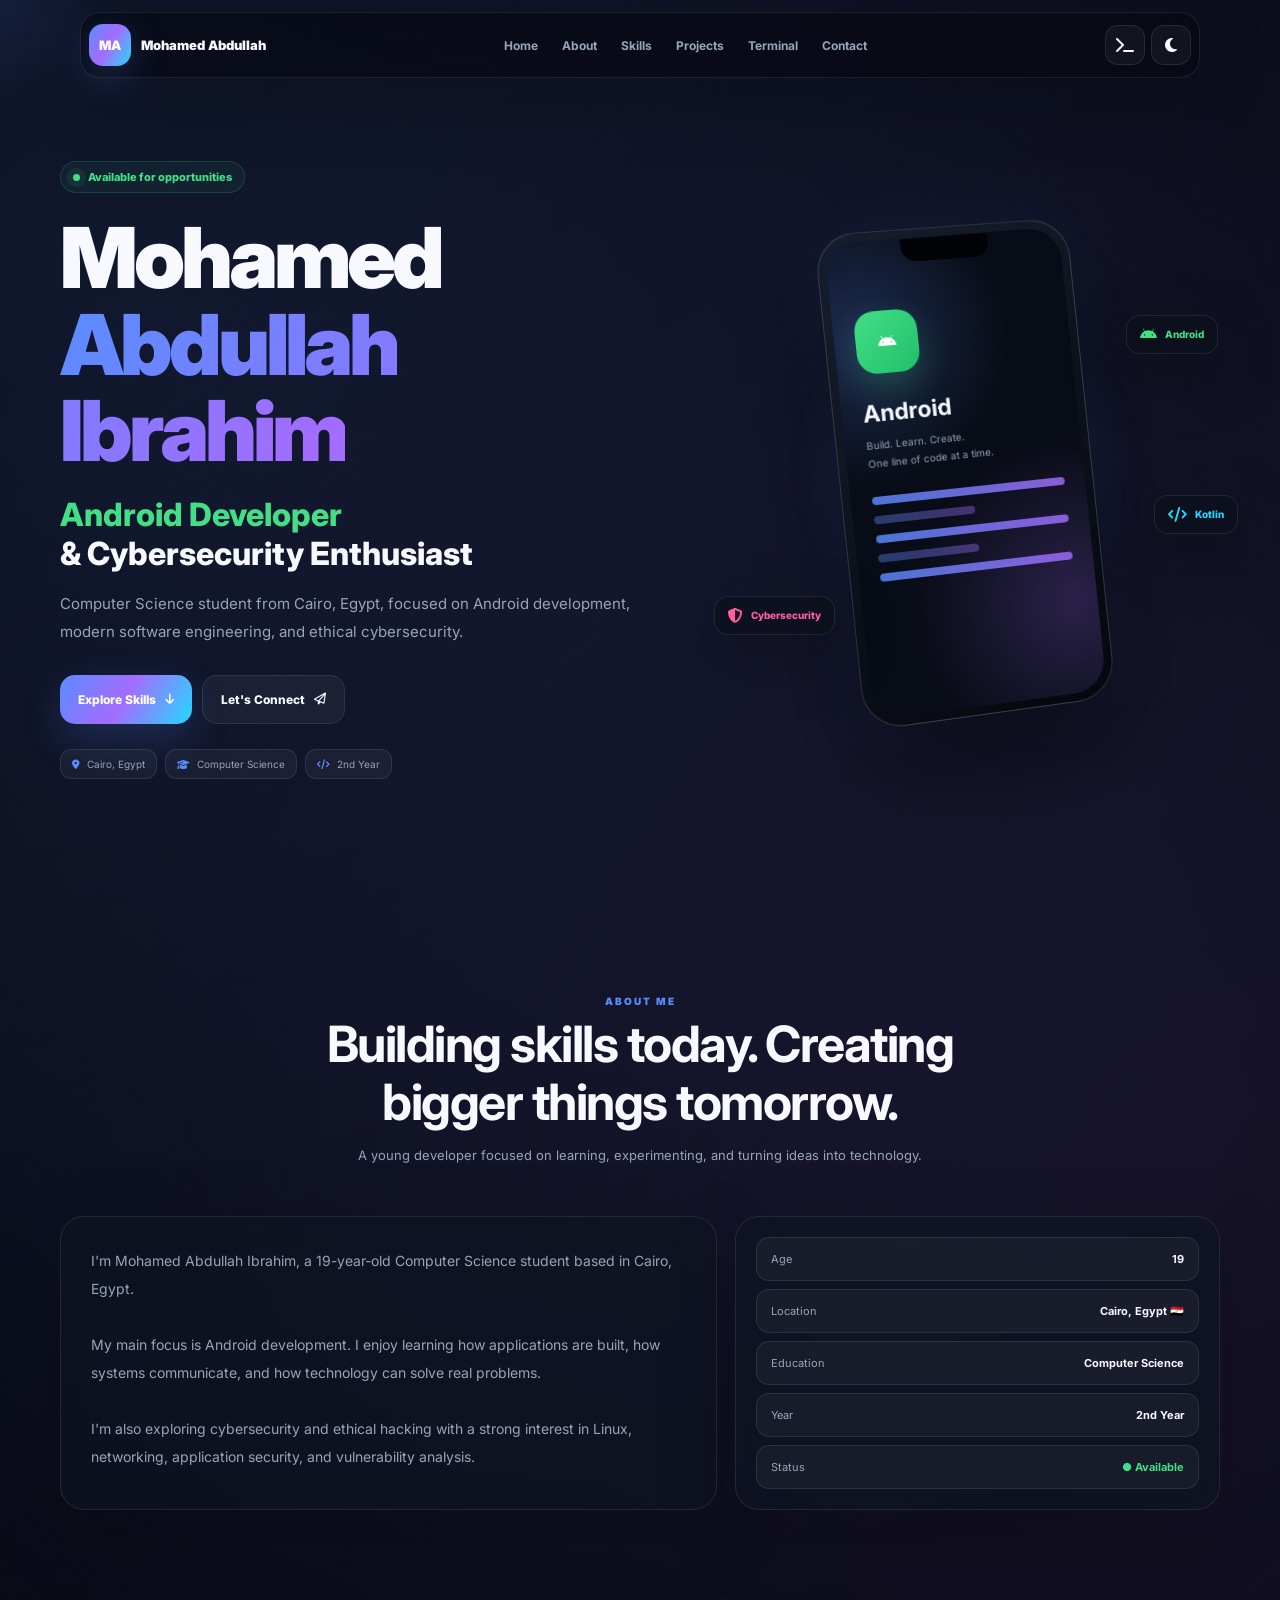
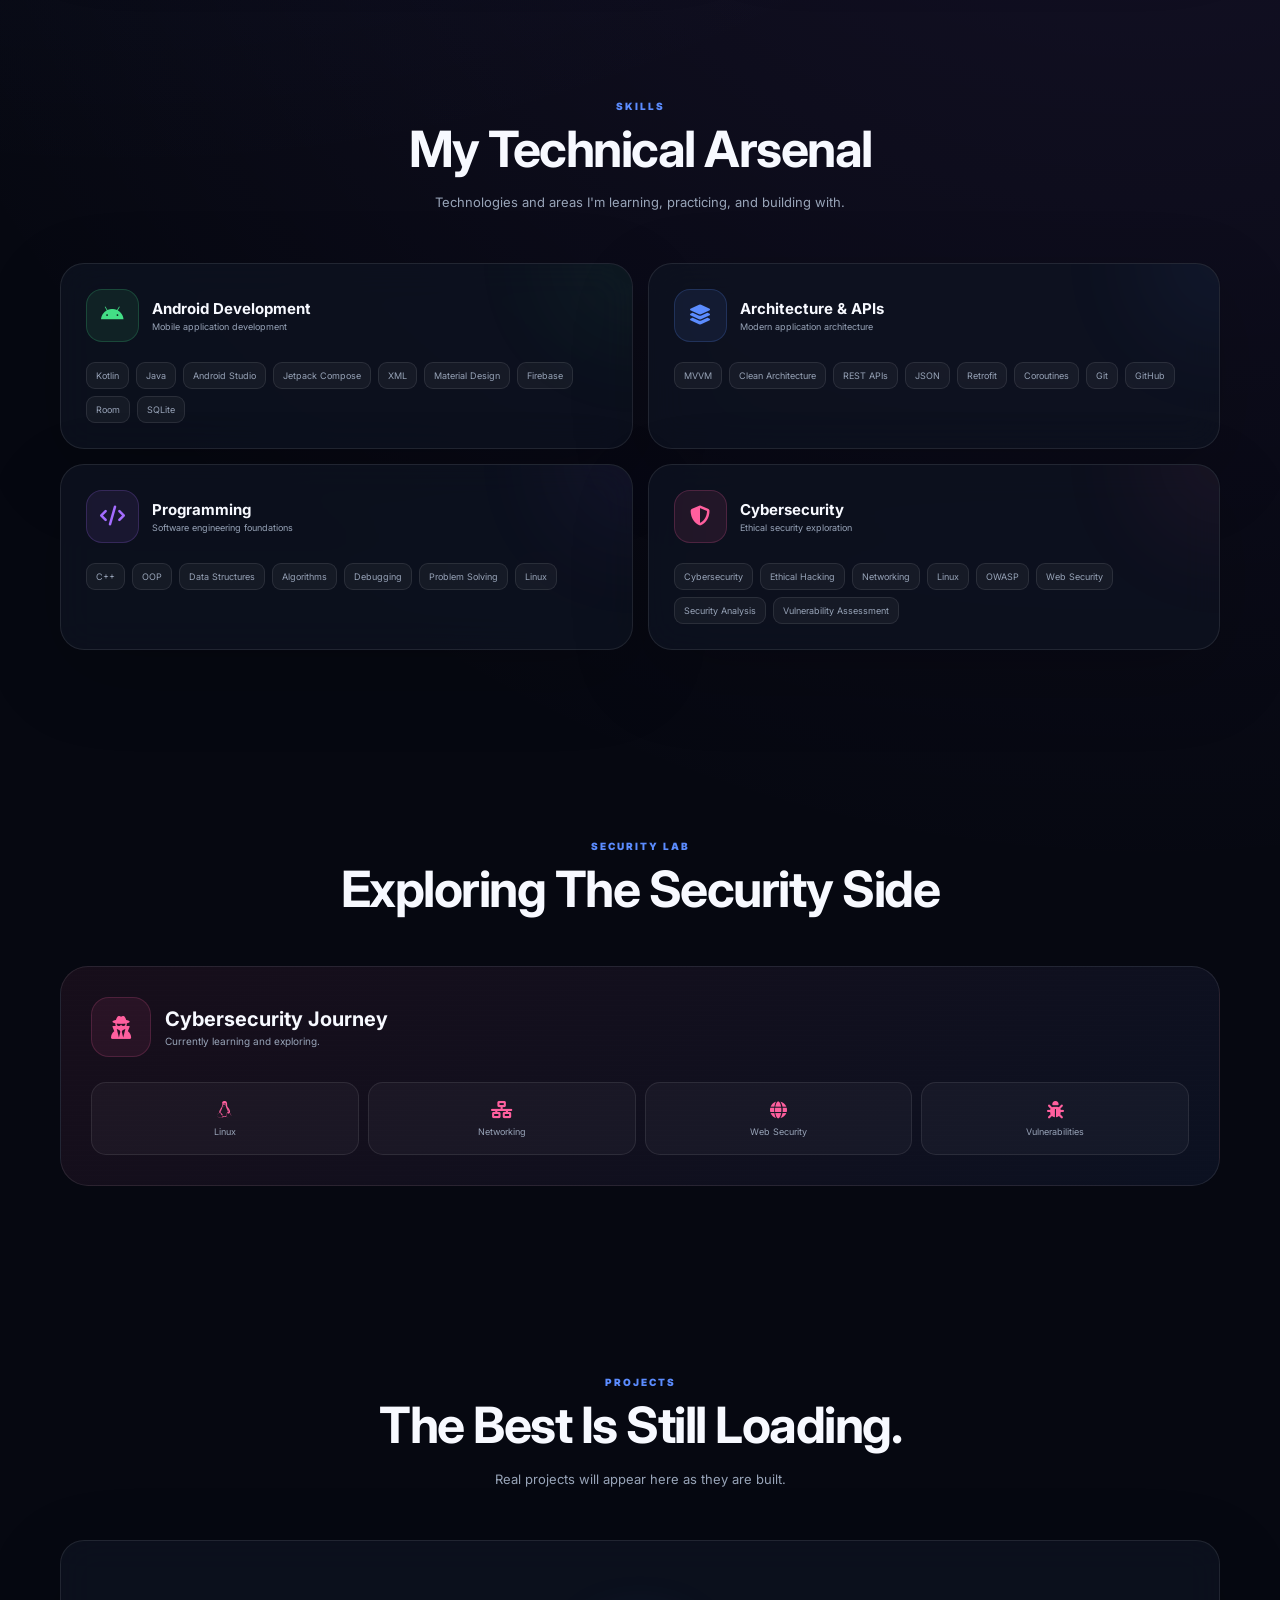
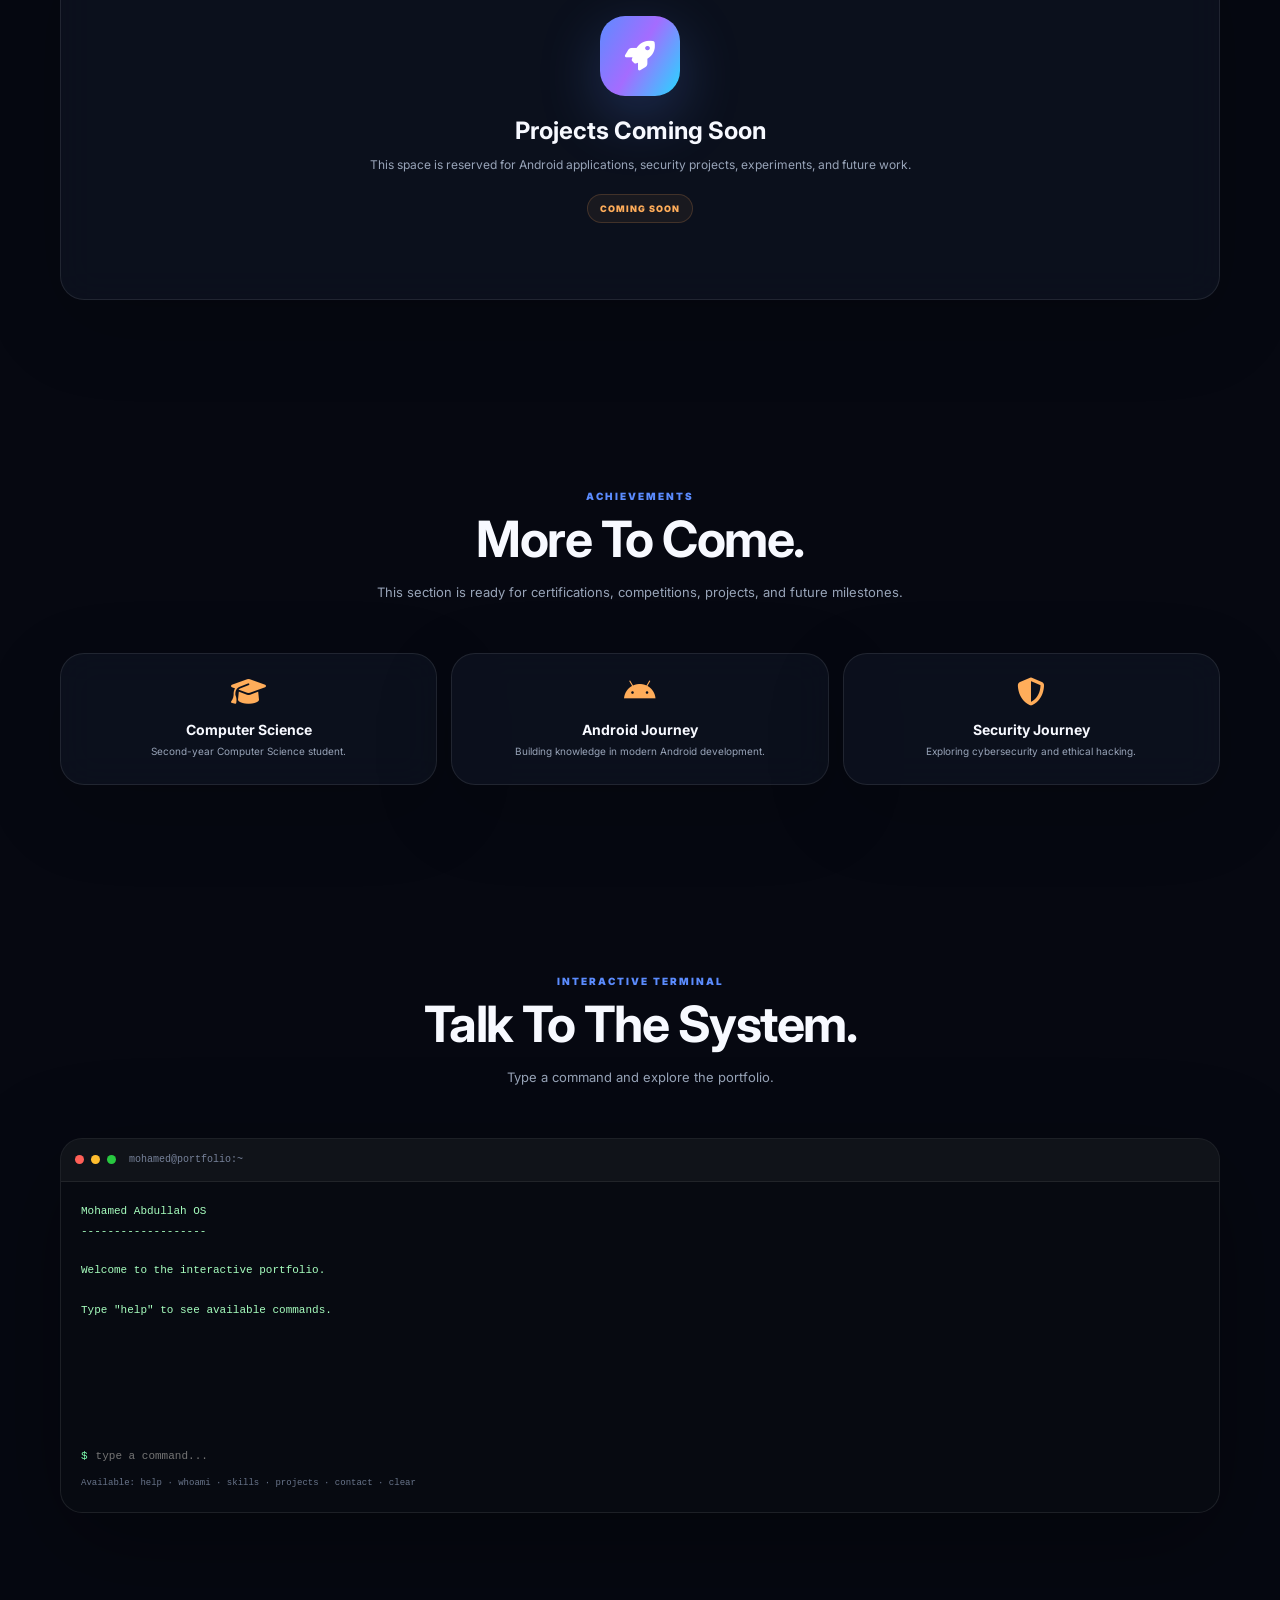
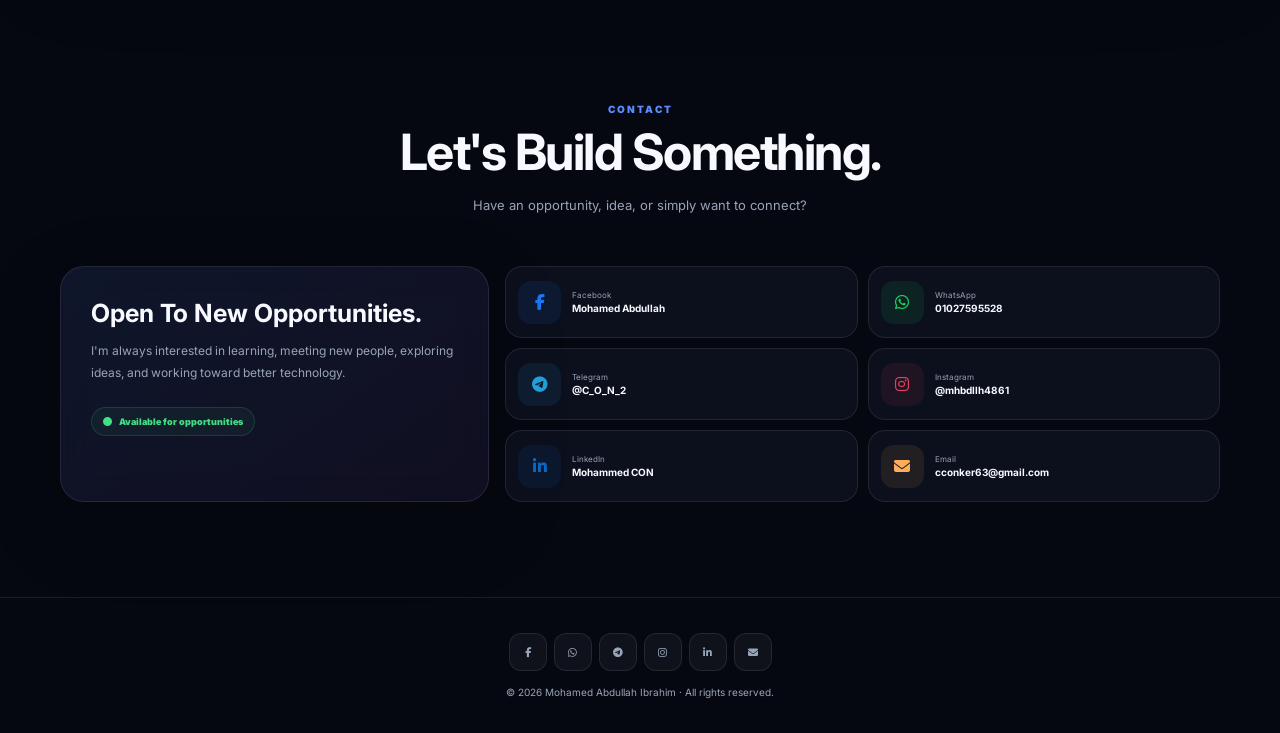
<file: index.html>
<!DOCTYPE html>
<html lang="en">
<head>
  <meta charset="UTF-8">
  <meta name="viewport" content="width=device-width, initial-scale=1.0, viewport-fit=cover">

  <title>Mohamed Abdullah Ibrahim | Android Developer</title>

  <meta
    name="description"
    content="Mohamed Abdullah Ibrahim — Android Developer and Cybersecurity Enthusiast from Cairo, Egypt."
  >

  <meta name="theme-color" content="#070912">

  <link rel="preconnect" href="https://fonts.googleapis.com">
  <link rel="preconnect" href="https://fonts.gstatic.com" crossorigin>

  <link
    href="https://fonts.googleapis.com/css2?family=Inter:wght@400;500;600;700;800;900&display=swap"
    rel="stylesheet"
  >

  <link
    rel="stylesheet"
    href="https://cdnjs.cloudflare.com/ajax/libs/font-awesome/6.5.2/css/all.min.css"
  >

  <style>

    /* =========================================================
       ROOT
    ========================================================= */

    :root {
      --bg: #060811;
      --bg-soft: #0a0e18;

      --card: rgba(15, 20, 34, .72);
      --card-2: rgba(255,255,255,.045);

      --text: #f7f9ff;
      --muted: #98a4b8;

      --border: rgba(255,255,255,.09);

      --blue: #5b8cff;
      --cyan: #24d9ff;
      --purple: #a46cff;
      --green: #43df86;
      --pink: #ff5f9e;
      --orange: #ffad5a;

      --radius: 24px;

      --gradient:
        linear-gradient(
          120deg,
          #5b8cff,
          #a46cff 48%,
          #24d9ff
        );

      --safe-bottom: env(safe-area-inset-bottom, 0px);
    }


    /* =========================================================
       RESET
    ========================================================= */

    * {
      margin: 0;
      padding: 0;
      box-sizing: border-box;
    }

    html {
      scroll-behavior: smooth;
    }

    body {
      min-height: 100vh;

      font-family: Inter, sans-serif;

      color: var(--text);

      background:
        radial-gradient(
          circle at 10% 5%,
          rgba(91,140,255,.12),
          transparent 28%
        ),
        radial-gradient(
          circle at 90% 20%,
          rgba(164,108,255,.10),
          transparent 30%
        ),
        var(--bg);

      overflow-x: hidden;

      -webkit-tap-highlight-color: transparent;
    }

    body.light {
      --bg: #f5f7fb;
      --bg-soft: #ffffff;

      --card: rgba(255,255,255,.78);
      --card-2: rgba(15,23,42,.045);

      --text: #101828;
      --muted: #667085;

      --border: rgba(15,23,42,.10);
    }

    ::selection {
      background: var(--blue);
      color: white;
    }

    a {
      color: inherit;
      text-decoration: none;
    }

    button {
      font: inherit;
    }


    /* =========================================================
       BOOT SCREEN
    ========================================================= */

    #boot {
      position: fixed;

      inset: 0;

      z-index: 99999;

      display: flex;

      align-items: center;
      justify-content: center;

      background: #05060a;

      transition:
        opacity .7s ease,
        visibility .7s ease;
    }

    #boot.hide {
      opacity: 0;
      visibility: hidden;
    }

    .boot-box {
      width: min(90%, 470px);

      font-family: monospace;

      color: #7fffb0;

      font-size: 12px;

      line-height: 1.9;
    }

    .boot-title {
      font-size: 18px;

      color: white;

      margin-bottom: 18px;
    }

    .boot-line {
      opacity: 0;

      animation:
        bootLine .25s forwards;
    }

    .boot-line:nth-child(2) { animation-delay: .15s; }
    .boot-line:nth-child(3) { animation-delay: .3s; }
    .boot-line:nth-child(4) { animation-delay: .45s; }
    .boot-line:nth-child(5) { animation-delay: .6s; }
    .boot-line:nth-child(6) { animation-delay: .75s; }

    @keyframes bootLine {
      to {
        opacity: 1;
      }
    }


    /* =========================================================
       PROGRESS
    ========================================================= */

    #progress {
      position: fixed;

      top: 0;
      left: 0;

      width: 0;
      height: 3px;

      background: var(--gradient);

      z-index: 9998;
    }


    /* =========================================================
       CURSOR
    ========================================================= */

    .cursor {
      position: fixed;

      width: 220px;
      height: 220px;

      border-radius: 50%;

      background:
        radial-gradient(
          circle,
          rgba(91,140,255,.09),
          transparent 70%
        );

      transform:
        translate(-50%, -50%);

      pointer-events: none;

      z-index: 0;
    }


    /* =========================================================
       CONTAINER
    ========================================================= */

    .container {
      width: min(1160px, 92%);

      margin: auto;

      position: relative;

      z-index: 2;
    }

    section {
      padding: 95px 0;
    }


    /* =========================================================
       NAVBAR
    ========================================================= */

    .nav {
      position: fixed;

      top: 12px;
      left: 50%;

      transform: translateX(-50%);

      width: min(1120px, 94%);

      z-index: 5000;

      border:
        1px solid var(--border);

      border-radius: 20px;

      background:
        rgba(7,9,18,.72);

      backdrop-filter: blur(22px);
      -webkit-backdrop-filter: blur(22px);

      box-shadow:
        0 20px 70px rgba(0,0,0,.22);
    }

    body.light .nav {
      background:
        rgba(255,255,255,.75);
    }

    .nav-inner {
      min-height: 64px;

      display: flex;

      align-items: center;

      justify-content: space-between;

      padding: 7px 8px;
    }

    .logo {
      display: flex;

      align-items: center;

      gap: 10px;

      font-size: 13px;

      font-weight: 900;

      white-space: nowrap;
    }

    .logo-box {
      width: 42px;
      height: 42px;

      display: grid;

      place-items: center;

      border-radius: 14px;

      color: white;

      background: var(--gradient);

      box-shadow:
        0 10px 35px rgba(91,140,255,.25);
    }

    .nav-links {
      display: flex;

      align-items: center;

      gap: 24px;
    }

    .nav-links a {
      color: var(--muted);

      font-size: 12px;

      font-weight: 700;

      transition: .25s;
    }

    .nav-links a:hover {
      color: var(--text);
    }

    .nav-actions {
      display: flex;

      align-items: center;

      gap: 6px;
    }

    .icon-btn {
      width: 40px;
      height: 40px;

      border-radius: 13px;

      display: grid;

      place-items: center;

      border: 1px solid var(--border);

      background: var(--card-2);

      color: var(--text);

      cursor: pointer;

      transition: .25s;
    }

    .icon-btn:hover,
    .icon-btn:active {
      color: white;

      background: var(--gradient);

      border-color: transparent;

      transform: translateY(-2px);
    }

    .menu-btn {
      display: none;
    }


    /* =========================================================
       HERO
    ========================================================= */

    .hero {
      min-height: 100svh;

      display: flex;

      align-items: center;

      padding-top: 135px;

      overflow: hidden;
    }

    .hero-grid {
      display: grid;

      grid-template-columns:
        1.08fr .92fr;

      align-items: center;

      gap: 60px;
    }

    .eyebrow {
      display: inline-flex;

      align-items: center;

      gap: 8px;

      padding: 8px 12px;

      border-radius: 999px;

      background:
        rgba(67,223,134,.06);

      border:
        1px solid rgba(67,223,134,.17);

      color: var(--green);

      font-size: 11px;

      font-weight: 800;

      margin-bottom: 22px;
    }

    .pulse {
      width: 7px;
      height: 7px;

      border-radius: 50%;

      background: var(--green);

      box-shadow:
        0 0 0 6px rgba(67,223,134,.08);
    }

    .hero h1 {
      font-size:
        clamp(45px, 7vw, 84px);

      line-height: 1.03;

      letter-spacing: -4px;

      font-weight: 900;

      margin-bottom: 20px;
    }

    .gradient-text {
      background: var(--gradient);

      background-size: 200% 200%;

      -webkit-background-clip: text;
      background-clip: text;

      color: transparent;

      animation:
        gradientMove 5s ease infinite;
    }

    @keyframes gradientMove {
      0%,100% {
        background-position: 0% 50%;
      }

      50% {
        background-position: 100% 50%;
      }
    }

    .hero-role {
      font-size:
        clamp(21px, 3vw, 32px);

      font-weight: 800;

      margin-bottom: 17px;
    }

    .hero-role span {
      color: var(--green);
    }

    .hero-description {
      max-width: 650px;

      color: var(--muted);

      font-size: 15px;

      line-height: 1.9;

      margin-bottom: 28px;
    }

    .buttons {
      display: flex;

      flex-wrap: wrap;

      gap: 10px;
    }

    .btn {
      min-height: 49px;

      display: inline-flex;

      align-items: center;

      justify-content: center;

      gap: 9px;

      padding: 0 18px;

      border-radius: 15px;

      border: 1px solid var(--border);

      font-size: 12px;

      font-weight: 800;

      cursor: pointer;

      transition: .25s;

      position: relative;

      overflow: hidden;
    }

    .btn.primary {
      color: white;

      background: var(--gradient);

      border: 0;

      box-shadow:
        0 15px 40px rgba(91,140,255,.20);
    }

    .btn.primary:hover,
    .btn.primary:active {
      transform: translateY(-3px);

      box-shadow:
        0 20px 55px rgba(91,140,255,.34);
    }

    .btn.secondary {
      background: var(--card-2);

      color: var(--text);
    }

    .btn.secondary:hover,
    .btn.secondary:active {
      color: var(--cyan);

      border-color:
        rgba(36,217,255,.35);

      background:
        rgba(36,217,255,.07);

      transform: translateY(-3px);
    }

    .meta {
      display: flex;

      flex-wrap: wrap;

      gap: 8px;

      margin-top: 25px;
    }

    .meta-item {
      display: flex;

      align-items: center;

      gap: 7px;

      padding: 8px 11px;

      border-radius: 11px;

      border: 1px solid var(--border);

      background: var(--card-2);

      color: var(--muted);

      font-size: 10px;
    }

    .meta-item i {
      color: var(--blue);
    }


    /* =========================================================
       HERO DEVICE
    ========================================================= */

    .visual {
      min-height: 500px;

      display: grid;

      place-items: center;

      position: relative;
    }

    .orb {
      position: absolute;

      width: 380px;
      height: 380px;

      border-radius: 50%;

      background:
        radial-gradient(
          circle,
          rgba(91,140,255,.16),
          transparent 65%
        );

      filter: blur(8px);
    }

    .phone {
      position: relative;

      width: 255px;
      height: 490px;

      border-radius: 40px;

      background:
        linear-gradient(
          145deg,
          #161d2d,
          #05070c
        );

      border:
        1px solid rgba(255,255,255,.16);

      box-shadow:
        0 45px 100px rgba(0,0,0,.55),
        0 0 70px rgba(91,140,255,.10);

      transform:
        rotate(-6deg)
        perspective(900px)
        rotateY(7deg);

      animation:
        phoneFloat 5s ease-in-out infinite;

      overflow: hidden;
    }

    @keyframes phoneFloat {

      0%,100% {
        transform:
          translateY(0)
          rotate(-6deg)
          perspective(900px)
          rotateY(7deg);
      }

      50% {
        transform:
          translateY(-12px)
          rotate(-4deg)
          perspective(900px)
          rotateY(7deg);
      }

    }

    .notch {
      position: absolute;

      top: 9px;
      left: 50%;

      transform:
        translateX(-50%);

      width: 88px;
      height: 23px;

      border-radius:
        0 0 15px 15px;

      background: #020307;

      z-index: 3;
    }

    .screen {
      position: absolute;

      inset: 8px;

      border-radius: 33px;

      padding:
        70px 21px 25px;

      overflow: hidden;

      background:
        radial-gradient(
          circle at 10% 20%,
          rgba(91,140,255,.25),
          transparent 35%
        ),
        radial-gradient(
          circle at 90% 80%,
          rgba(164,108,255,.22),
          transparent 38%
        ),
        #080c16;
    }

    .android-logo {
      width: 62px;
      height: 62px;

      display: grid;

      place-items: center;

      border-radius: 20px;

      color: white;

      background:
        linear-gradient(
          135deg,
          #43df86,
          #20bf6b
        );

      box-shadow:
        0 15px 35px rgba(67,223,134,.22);

      margin-bottom: 25px;
    }

    .screen h3 {
      font-size: 23px;

      margin-bottom: 8px;
    }

    .screen p {
      color: #91a0b7;

      font-size: 10px;

      line-height: 1.8;

      margin-bottom: 24px;
    }

    .code-line {
      height: 8px;

      border-radius: 20px;

      background:
        linear-gradient(
          90deg,
          var(--blue),
          var(--purple)
        );

      margin-bottom: 11px;

      opacity: .82;
    }

    .code-line.short {
      width: 52%;

      opacity: .38;
    }

    .float-card {
      position: absolute;

      display: flex;

      align-items: center;

      gap: 8px;

      padding: 11px 13px;

      border-radius: 14px;

      border: 1px solid var(--border);

      background:
        rgba(12,16,27,.78);

      backdrop-filter: blur(18px);

      box-shadow:
        0 20px 60px rgba(0,0,0,.35);

      font-size: 10px;

      font-weight: 800;

      animation:
        chipFloat 4s ease-in-out infinite;
    }

    .float-card i {
      font-size: 15px;
    }

    .android-chip {
      top: 95px;
      right: 2px;

      color: var(--green);
    }

    .security-chip {
      bottom: 85px;
      left: 0;

      color: var(--pink);

      animation-delay: 1s;
    }

    .kotlin-chip {
      top: 275px;
      right: -18px;

      color: var(--cyan);

      animation-delay: 2s;
    }

    @keyframes chipFloat {
      0%,100% {
        transform: translateY(0);
      }

      50% {
        transform: translateY(-9px);
      }
    }


    /* =========================================================
       SECTION HEAD
    ========================================================= */

    .section-head {
      text-align: center;

      max-width: 700px;

      margin:
        0 auto 48px;
    }

    .kicker {
      color: var(--blue);

      font-size: 10px;

      font-weight: 900;

      letter-spacing: 2px;

      text-transform: uppercase;

      margin-bottom: 9px;
    }

    .section-title {
      font-size:
        clamp(30px, 5vw, 50px);

      letter-spacing: -1.5px;

      line-height: 1.15;

      margin-bottom: 12px;
    }

    .section-text {
      color: var(--muted);

      font-size: 13px;

      line-height: 1.9;
    }


    /* =========================================================
       CARDS
    ========================================================= */

    .glass {
      background: var(--card);

      border:
        1px solid var(--border);

      border-radius: var(--radius);

      backdrop-filter: blur(18px);

      box-shadow:
        0 25px 80px rgba(0,0,0,.18);

      transition:
        transform .3s,
        border .3s,
        box-shadow .3s;
    }

    .glass:hover {
      transform: translateY(-6px);

      border-color:
        rgba(91,140,255,.25);

      box-shadow:
        0 35px 90px rgba(0,0,0,.28);
    }


    /* =========================================================
       ABOUT
    ========================================================= */

    .about-grid {
      display: grid;

      grid-template-columns:
        1.15fr .85fr;

      gap: 18px;
    }

    .about-card {
      padding: 30px;
    }

    .about-card p {
      color: var(--muted);

      font-size: 14px;

      line-height: 2;
    }

    .info-card {
      padding: 20px;
    }

    .info-row {
      display: flex;

      justify-content: space-between;

      gap: 15px;

      padding: 14px;

      border-radius: 13px;

      background: var(--card-2);

      border:
        1px solid var(--border);

      margin-bottom: 8px;

      font-size: 11px;
    }

    .info-row:last-child {
      margin-bottom: 0;
    }

    .info-row span {
      color: var(--muted);
    }

    .available {
      color: var(--green);
    }


    /* =========================================================
       SKILLS
    ========================================================= */

    .skills-grid {
      display: grid;

      grid-template-columns:
        repeat(2, 1fr);

      gap: 15px;
    }

    .skill-card {
      padding: 25px;

      position: relative;

      overflow: hidden;

      --accent: var(--blue);
    }

    .skill-card::after {
      content: "";

      position: absolute;

      width: 150px;
      height: 150px;

      border-radius: 50%;

      right: -80px;
      top: -80px;

      background: var(--accent);

      filter: blur(60px);

      opacity: .08;

      transition: .4s;
    }

    .skill-card:hover::after {
      opacity: .18;

      transform: scale(1.3);
    }

    .skill-top {
      display: flex;

      align-items: center;

      gap: 13px;

      margin-bottom: 20px;
    }

    .skill-icon {
      width: 53px;
      height: 53px;

      display: grid;

      place-items: center;

      border-radius: 16px;

      color: var(--accent);

      background:
        color-mix(
          in srgb,
          var(--accent) 9%,
          transparent
        );

      border:
        1px solid
        color-mix(
          in srgb,
          var(--accent) 20%,
          transparent
        );

      font-size: 20px;

      transition: .3s;
    }

    .skill-card:hover .skill-icon {
      color: white;

      background: var(--accent);

      transform:
        rotate(-5deg)
        scale(1.06);
    }

    .skill-top h3 {
      font-size: 15px;
    }

    .skill-top p {
      color: var(--muted);

      font-size: 9px;

      margin-top: 3px;
    }

    .tags {
      display: flex;

      flex-wrap: wrap;

      gap: 7px;
    }

    .tag {
      padding: 7px 9px;

      border-radius: 9px;

      background: var(--card-2);

      border:
        1px solid var(--border);

      color: var(--muted);

      font-size: 9px;

      transition: .25s;
    }

    .tag:hover,
    .tag:active {
      color: white;

      background:
        linear-gradient(
          135deg,
          var(--blue),
          var(--purple)
        );

      border-color: transparent;

      transform: translateY(-2px);
    }


    /* =========================================================
       SECURITY LAB
    ========================================================= */

    .security-box {
      position: relative;

      overflow: hidden;

      padding: 30px;

      border-radius: 28px;

      background:
        linear-gradient(
          145deg,
          rgba(255,95,158,.07),
          rgba(91,140,255,.07)
        );

      border:
        1px solid var(--border);
    }

    .security-box::before {
      content: "";

      position: absolute;

      inset: 0;

      background:
        repeating-linear-gradient(
          0deg,
          transparent,
          transparent 4px,
          rgba(255,255,255,.012) 5px
        );

      pointer-events: none;
    }

    .security-head {
      display: flex;

      align-items: center;

      gap: 14px;

      margin-bottom: 25px;
    }

    .security-icon {
      width: 60px;
      height: 60px;

      display: grid;

      place-items: center;

      border-radius: 18px;

      color: var(--pink);

      background:
        rgba(255,95,158,.08);

      border:
        1px solid rgba(255,95,158,.18);

      font-size: 23px;
    }

    .security-head h3 {
      font-size: 20px;
    }

    .security-head p {
      color: var(--muted);

      font-size: 10px;

      margin-top: 4px;
    }

    .security-grid {
      display: grid;

      grid-template-columns:
        repeat(4, 1fr);

      gap: 9px;
    }

    .security-item {
      padding: 17px 10px;

      text-align: center;

      border-radius: 15px;

      background: rgba(255,255,255,.035);

      border:
        1px solid var(--border);

      transition: .25s;
    }

    .security-item:hover,
    .security-item:active {
      background:
        rgba(255,95,158,.07);

      border-color:
        rgba(255,95,158,.3);

      transform: translateY(-3px);
    }

    .security-item i {
      color: var(--pink);

      font-size: 17px;

      margin-bottom: 8px;
    }

    .security-item span {
      display: block;

      color: var(--muted);

      font-size: 9px;
    }


    /* =========================================================
       PROJECT
    ========================================================= */

    .project-card {
      min-height: 360px;

      display: grid;

      place-items: center;

      text-align: center;

      padding: 35px;

      overflow: hidden;

      position: relative;
    }

    .project-icon {
      width: 80px;
      height: 80px;

      display: grid;

      place-items: center;

      border-radius: 25px;

      color: white;

      background: var(--gradient);

      font-size: 30px;

      box-shadow:
        0 20px 60px rgba(91,140,255,.25);

      margin: 0 auto 20px;

      animation:
        projectFloat 4s ease-in-out infinite;
    }

    @keyframes projectFloat {
      0%,100% {
        transform: translateY(0);
      }

      50% {
        transform: translateY(-9px);
      }
    }

    .project-card h3 {
      font-size: 24px;

      margin-bottom: 9px;
    }

    .project-card p {
      max-width: 560px;

      color: var(--muted);

      font-size: 12px;

      line-height: 1.9;

      margin: 0 auto 17px;
    }

    .coming {
      display: inline-block;

      padding: 8px 12px;

      border-radius: 999px;

      color: var(--orange);

      background:
        rgba(255,173,90,.06);

      border:
        1px solid rgba(255,173,90,.18);

      font-size: 9px;

      font-weight: 900;

      text-transform: uppercase;

      letter-spacing: 1px;
    }


    /* =========================================================
       ACHIEVEMENTS
    ========================================================= */

    .achievements {
      display: grid;

      grid-template-columns:
        repeat(3, 1fr);

      gap: 14px;
    }

    .achievement {
      padding: 24px;

      text-align: center;
    }

    .achievement i {
      font-size: 28px;

      color: var(--orange);

      margin-bottom: 15px;
    }

    .achievement h3 {
      font-size: 14px;

      margin-bottom: 5px;
    }

    .achievement p {
      color: var(--muted);

      font-size: 10px;

      line-height: 1.7;
    }


    /* =========================================================
       TERMINAL
    ========================================================= */

    .terminal {
      overflow: hidden;

      border-radius: 22px;

      background: #070a11;

      border:
        1px solid rgba(255,255,255,.09);

      box-shadow:
        0 30px 100px rgba(0,0,0,.35);
    }

    .terminal-bar {
      height: 43px;

      display: flex;

      align-items: center;

      gap: 7px;

      padding: 0 14px;

      background:
        rgba(255,255,255,.035);

      border-bottom:
        1px solid rgba(255,255,255,.07);
    }

    .terminal-dot {
      width: 9px;
      height: 9px;

      border-radius: 50%;

      background: #ff5f57;
    }

    .terminal-dot:nth-child(2) {
      background: #ffbd2e;
    }

    .terminal-dot:nth-child(3) {
      background: #28c840;
    }

    .terminal-title {
      color: #77829a;

      font-family: monospace;

      font-size: 10px;

      margin-left: 6px;
    }

    .terminal-body {
      min-height: 330px;

      padding: 20px;

      color: #a7ffbf;

      font-family: monospace;

      font-size: 11px;

      line-height: 1.8;
    }

    .terminal-output {
      white-space: pre-wrap;

      min-height: 245px;

      overflow-wrap: anywhere;
    }

    .terminal-input {
      display: flex;

      align-items: center;

      gap: 8px;

      color: #7fffb0;
    }

    .terminal-input input {
      width: 100%;

      border: 0;

      outline: 0;

      background: transparent;

      color: #fff;

      font: inherit;
    }

    .terminal-help {
      color: #69758b;

      font-size: 9px;

      margin-top: 8px;
    }


    /* =========================================================
       CONTACT
    ========================================================= */

    .contact-grid {
      display: grid;

      grid-template-columns:
        .75fr 1.25fr;

      gap: 16px;
    }

    .contact-intro {
      padding: 30px;

      background:
        linear-gradient(
          145deg,
          rgba(91,140,255,.11),
          rgba(164,108,255,.07)
        );
    }

    .contact-intro h3 {
      font-size: 25px;

      line-height: 1.3;

      margin-bottom: 10px;
    }

    .contact-intro p {
      color: var(--muted);

      font-size: 12px;

      line-height: 1.9;

      margin-bottom: 22px;
    }

    .status {
      display: inline-flex;

      align-items: center;

      gap: 7px;

      padding: 8px 11px;

      border-radius: 999px;

      color: var(--green);

      background:
        rgba(67,223,134,.06);

      border:
        1px solid rgba(67,223,134,.16);

      font-size: 9px;

      font-weight: 900;
    }

    .social-grid {
      display: grid;

      grid-template-columns:
        repeat(2, 1fr);

      gap: 10px;
    }

    .social {
      --social: var(--blue);

      display: flex;

      align-items: center;

      gap: 11px;

      min-height: 72px;

      padding: 12px;

      border-radius: 17px;

      background: var(--card);

      border:
        1px solid var(--border);

      transition: .3s;

      position: relative;

      overflow: hidden;
    }

    .social:hover,
    .social:active {
      transform: translateY(-4px);

      border-color: var(--social);

      box-shadow:
        0 18px 50px
        color-mix(
          in srgb,
          var(--social) 10%,
          transparent
        );
    }

    .social-icon {
      width: 43px;
      height: 43px;

      flex-shrink: 0;

      display: grid;

      place-items: center;

      border-radius: 13px;

      color: var(--social);

      background:
        color-mix(
          in srgb,
          var(--social) 9%,
          transparent
        );

      transition: .3s;
    }

    .social:hover .social-icon,
    .social:active .social-icon {
      color: white;

      background: var(--social);

      transform:
        rotate(-5deg)
        scale(1.05);
    }

    .social small {
      display: block;

      color: var(--muted);

      font-size: 8px;

      margin-bottom: 2px;
    }

    .social strong {
      display: block;

      font-size: 10px;

      overflow-wrap: anywhere;
    }

    .facebook { --social: #1877f2; }
    .whatsapp { --social: #25d366; }
    .telegram { --social: #229ed9; }
    .instagram { --social: #e4405f; }
    .linkedin { --social: #0a66c2; }
    .email { --social: #ffad5a; }


    /* =========================================================
       FOOTER
    ========================================================= */

    footer {
      padding: 35px 0 calc(35px + var(--safe-bottom));

      text-align: center;

      border-top:
        1px solid var(--border);

      color: var(--muted);

      font-size: 10px;
    }

    .footer-icons {
      display: flex;

      justify-content: center;

      gap: 7px;

      margin-bottom: 15px;
    }

    .footer-icons a {
      width: 38px;
      height: 38px;

      display: grid;

      place-items: center;

      border-radius: 12px;

      background: var(--card-2);

      border:
        1px solid var(--border);

      transition: .25s;
    }

    .footer-icons a:hover,
    .footer-icons a:active {
      color: white;

      background: var(--gradient);

      border-color: transparent;

      transform: translateY(-3px);
    }


    /* =========================================================
       BACK TOP
    ========================================================= */

    #backTop {
      position: fixed;

      right: 18px;

      bottom:
        calc(18px + var(--safe-bottom));

      width: 45px;
      height: 45px;

      border-radius: 14px;

      border:
        1px solid var(--border);

      background: var(--card);

      color: var(--text);

      display: grid;

      place-items: center;

      cursor: pointer;

      opacity: 0;

      visibility: hidden;

      transform: translateY(15px);

      transition: .3s;

      z-index: 4000;
    }

    #backTop.show {
      opacity: 1;

      visibility: visible;

      transform: translateY(0);
    }

    #backTop:hover,
    #backTop:active {
      color: white;

      background: var(--gradient);

      border-color: transparent;
    }


    /* =========================================================
       REVEAL
    ========================================================= */

    .reveal {
      opacity: 0;

      transform: translateY(25px);

      transition:
        opacity .7s ease,
        transform .7s ease;
    }

    .reveal.active {
      opacity: 1;

      transform: translateY(0);
    }


    /* =========================================================
       COMMAND PALETTE
    ========================================================= */

    .command-overlay {
      position: fixed;

      inset: 0;

      z-index: 8000;

      display: flex;

      align-items: flex-start;

      justify-content: center;

      padding-top: 110px;

      background:
        rgba(0,0,0,.55);

      backdrop-filter: blur(12px);

      opacity: 0;

      visibility: hidden;

      transition: .25s;
    }

    .command-overlay.open {
      opacity: 1;

      visibility: visible;
    }

    .command {
      width: min(92%, 560px);

      border-radius: 20px;

      background:
        #0c111d;

      border:
        1px solid rgba(255,255,255,.11);

      box-shadow:
        0 35px 120px rgba(0,0,0,.55);

      overflow: hidden;

      transform: translateY(-15px);

      transition: .25s;
    }

    .command-overlay.open .command {
      transform: translateY(0);
    }

    .command-search {
      display: flex;

      align-items: center;

      gap: 10px;

      padding: 15px;

      border-bottom:
        1px solid rgba(255,255,255,.07);
    }

    .command-search i {
      color: #6f7b91;
    }

    .command-search input {
      width: 100%;

      border: 0;

      outline: 0;

      background: transparent;

      color: white;

      font-size: 13px;
    }

    .command-list {
      padding: 8px;
    }

    .command-item {
      width: 100%;

      display: flex;

      align-items: center;

      gap: 11px;

      padding: 12px;

      border: 0;

      border-radius: 12px;

      color: #b9c3d5;

      background: transparent;

      text-align: left;

      cursor: pointer;

      font-size: 11px;

      transition: .2s;
    }

    .command-item:hover,
    .command-item:active {
      color: white;

      background:
        rgba(91,140,255,.12);
    }

    .command-item i {
      width: 24px;

      color: var(--blue);
    }


    /* =========================================================
       RESPONSIVE
    ========================================================= */

    @media(max-width: 900px) {

      .nav-links {
        position: absolute;

        top: calc(100% + 9px);

        right: 0;

        width: 100%;

        padding: 10px;

        display: flex;

        flex-direction: column;

        align-items: stretch;

        gap: 3px;

        background:
          rgba(8,11,20,.94);

        border:
          1px solid var(--border);

        border-radius: 18px;

        backdrop-filter: blur(20px);

        opacity: 0;

        visibility: hidden;

        transform: translateY(-10px);

        transition: .25s;
      }

      .nav-links.open {
        opacity: 1;

        visibility: visible;

        transform: translateY(0);
      }

      .nav-links a {
        padding: 13px;

        border-radius: 11px;
      }

      .nav-links a:hover {
        background:
          rgba(91,140,255,.08);
      }

      .menu-btn {
        display: grid;
      }

      .hero-grid {
        grid-template-columns: 1fr;

        text-align: center;
      }

      .hero-description {
        margin-inline: auto;
      }

      .buttons,
      .meta {
        justify-content: center;
      }

      .visual {
        min-height: 430px;
      }

      .about-grid,
      .contact-grid {
        grid-template-columns: 1fr;
      }
    }


    @media(max-width: 650px) {

      .cursor {
        display: none;
      }

      section {
        padding: 80px 0;
      }

      .hero {
        padding-top: 115px;
      }

      .hero h1 {
        font-size: 45px;

        letter-spacing: -2.5px;
      }

      .hero-role {
        font-size: 21px;
      }

      .hero-description {
        font-size: 13px;
      }

      .buttons {
        flex-direction: column;
      }

      .btn {
        width: 100%;
      }

      .meta {
        flex-direction: column;
      }

      .meta-item {
        justify-content: center;
      }

      .visual {
        min-height: 390px;
      }

      .phone {
        width: 205px;
        height: 400px;
      }

      .orb {
        width: 300px;
        height: 300px;
      }

      .kotlin-chip {
        right: -2px;
        top: 230px;
      }

      .android-chip {
        right: -3px;
        top: 65px;
      }

      .security-chip {
        left: -3px;
        bottom: 55px;
      }

      .skills-grid {
        grid-template-columns: 1fr;
      }

      .security-grid {
        grid-template-columns:
          repeat(2, 1fr);
      }

      .achievements {
        grid-template-columns: 1fr;
      }

      .social-grid {
        grid-template-columns: 1fr;
      }

      .about-card {
        padding: 24px;
      }

      .terminal-body {
        min-height: 310px;

        padding: 15px;

        font-size: 10px;
      }

      .command-overlay {
        padding-top: 80px;
      }

    }


    @media(max-width: 390px) {

      .logo span {
        display: none;
      }

      .logo-box {
        width: 40px;
        height: 40px;
      }

      .hero h1 {
        font-size: 40px;
      }

      .phone {
        width: 185px;
        height: 360px;
      }

      .security-chip,
      .kotlin-chip {
        display: none;
      }

      .security-grid {
        gap: 7px;
      }

    }


    /* =========================================================
       REDUCED MOTION
    ========================================================= */

    @media(prefers-reduced-motion: reduce) {

      *,
      *::before,
      *::after {
        scroll-behavior: auto !important;

        animation-duration: .01ms !important;

        animation-iteration-count: 1 !important;

        transition-duration: .01ms !important;
      }

    }

  </style>
</head>


<body>


  <!-- ========================================================
       BOOT SCREEN
  ========================================================= -->

  <div id="boot">

    <div class="boot-box">

      <div class="boot-title">
        MOHAMED ABDULLAH OS
      </div>

      <div class="boot-line">
        [ OK ] Initializing portfolio...
      </div>

      <div class="boot-line">
        [ OK ] Loading Android environment...
      </div>

      <div class="boot-line">
        [ OK ] Loading security modules...
      </div>

      <div class="boot-line">
        [ OK ] Connecting to Cairo, Egypt...
      </div>

      <div class="boot-line">
        [ OK ] System ready.
      </div>

    </div>

  </div>


  <div class="cursor" id="cursor"></div>

  <div id="progress"></div>


  <!-- ========================================================
       NAV
  ========================================================= -->

  <header class="nav">

    <div class="nav-inner">

      <a href="#home" class="logo">

        <span class="logo-box">
          MA
        </span>

        <span>
          Mohamed Abdullah
        </span>

      </a>


      <nav class="nav-links" id="navLinks">

        <a href="#home">Home</a>

        <a href="#about">About</a>

        <a href="#skills">Skills</a>

        <a href="#projects">Projects</a>

        <a href="#terminal">Terminal</a>

        <a href="#contact">Contact</a>

      </nav>


      <div class="nav-actions">

        <button
          class="icon-btn"
          id="commandBtn"
          aria-label="Command palette"
        >
          <i class="fa-solid fa-terminal"></i>
        </button>

        <button
          class="icon-btn"
          id="themeBtn"
          aria-label="Theme"
        >
          <i class="fa-solid fa-moon"></i>
        </button>

        <button
          class="icon-btn menu-btn"
          id="menuBtn"
          aria-label="Menu"
        >
          <i class="fa-solid fa-bars"></i>
        </button>

      </div>

    </div>

  </header>


  <main>


    <!-- ======================================================
         HERO
    ====================================================== -->

    <section class="hero" id="home">

      <div class="container">

        <div class="hero-grid">


          <div class="reveal">

            <div class="eyebrow">

              <span class="pulse"></span>

              Available for opportunities

            </div>


            <h1>

              Mohamed

              <br>

              <span class="gradient-text">
                Abdullah Ibrahim
              </span>

            </h1>


            <div class="hero-role">

              <span>Android Developer</span>

              <br>

              & Cybersecurity Enthusiast

            </div>


            <p class="hero-description">

              Computer Science student from Cairo, Egypt,
              focused on Android development, modern software
              engineering, and ethical cybersecurity.

            </p>


            <div class="buttons">

              <a
                href="#skills"
                class="btn primary"
              >

                Explore Skills

                <i class="fa-solid fa-arrow-down"></i>

              </a>


              <a
                href="#contact"
                class="btn secondary"
              >

                Let's Connect

                <i class="fa-regular fa-paper-plane"></i>

              </a>

            </div>


            <div class="meta">

              <div class="meta-item">

                <i class="fa-solid fa-location-dot"></i>

                Cairo, Egypt

              </div>


              <div class="meta-item">

                <i class="fa-solid fa-graduation-cap"></i>

                Computer Science

              </div>


              <div class="meta-item">

                <i class="fa-solid fa-code"></i>

                2nd Year

              </div>

            </div>

          </div>


          <!-- PHONE -->

          <div class="visual reveal">

            <div class="orb"></div>


            <div class="phone" id="phone">

              <div class="notch"></div>

              <div class="screen">

                <div class="android-logo">

                  <i class="fa-brands fa-android"></i>

                </div>

                <h3>
                  Android
                </h3>

                <p>
                  Build. Learn. Create.
                  <br>
                  One line of code at a time.
                </p>

                <div class="code-line"></div>

                <div class="code-line short"></div>

                <div class="code-line"></div>

                <div class="code-line short"></div>

                <div class="code-line"></div>

              </div>

            </div>


            <div class="float-card android-chip">

              <i class="fa-brands fa-android"></i>

              Android

            </div>


            <div class="float-card security-chip">

              <i class="fa-solid fa-shield-halved"></i>

              Cybersecurity

            </div>


            <div class="float-card kotlin-chip">

              <i class="fa-solid fa-code"></i>

              Kotlin

            </div>

          </div>

        </div>

      </div>

    </section>


    <!-- ======================================================
         ABOUT
    ====================================================== -->

    <section id="about">

      <div class="container">

        <div class="section-head reveal">

          <div class="kicker">
            About Me
          </div>

          <h2 class="section-title">
            Building skills today.
            Creating bigger things tomorrow.
          </h2>

          <p class="section-text">
            A young developer focused on learning,
            experimenting, and turning ideas into technology.
          </p>

        </div>


        <div class="about-grid">

          <div class="glass about-card reveal">

            <p>

              I'm Mohamed Abdullah Ibrahim, a 19-year-old
              Computer Science student based in Cairo, Egypt.

              <br><br>

              My main focus is Android development.
              I enjoy learning how applications are built,
              how systems communicate, and how technology
              can solve real problems.

              <br><br>

              I'm also exploring cybersecurity and ethical
              hacking with a strong interest in Linux,
              networking, application security, and
              vulnerability analysis.

            </p>

          </div>


          <div class="glass info-card reveal">

            <div class="info-row">

              <span>Age</span>

              <strong>19</strong>

            </div>


            <div class="info-row">

              <span>Location</span>

              <strong>Cairo, Egypt 🇪🇬</strong>

            </div>


            <div class="info-row">

              <span>Education</span>

              <strong>Computer Science</strong>

            </div>


            <div class="info-row">

              <span>Year</span>

              <strong>2nd Year</strong>

            </div>


            <div class="info-row">

              <span>Status</span>

              <strong class="available">
                ● Available
              </strong>

            </div>

          </div>

        </div>

      </div>

    </section>


    <!-- ======================================================
         SKILLS
    ====================================================== -->

    <section id="skills">

      <div class="container">

        <div class="section-head reveal">

          <div class="kicker">
            Skills
          </div>

          <h2 class="section-title">
            My Technical Arsenal
          </h2>

          <p class="section-text">
            Technologies and areas I'm learning,
            practicing, and building with.
          </p>

        </div>


        <div class="skills-grid">


          <div
            class="glass skill-card reveal"
            style="--accent:#43df86"
          >

            <div class="skill-top">

              <div class="skill-icon">

                <i class="fa-brands fa-android"></i>

              </div>

              <div>

                <h3>
                  Android Development
                </h3>

                <p>
                  Mobile application development
                </p>

              </div>

            </div>


            <div class="tags">

              <span class="tag">Kotlin</span>
              <span class="tag">Java</span>
              <span class="tag">Android Studio</span>
              <span class="tag">Jetpack Compose</span>
              <span class="tag">XML</span>
              <span class="tag">Material Design</span>
              <span class="tag">Firebase</span>
              <span class="tag">Room</span>
              <span class="tag">SQLite</span>

            </div>

          </div>


          <div
            class="glass skill-card reveal"
            style="--accent:#5b8cff"
          >

            <div class="skill-top">

              <div class="skill-icon">

                <i class="fa-solid fa-layer-group"></i>

              </div>

              <div>

                <h3>
                  Architecture & APIs
                </h3>

                <p>
                  Modern application architecture
                </p>

              </div>

            </div>


            <div class="tags">

              <span class="tag">MVVM</span>
              <span class="tag">Clean Architecture</span>
              <span class="tag">REST APIs</span>
              <span class="tag">JSON</span>
              <span class="tag">Retrofit</span>
              <span class="tag">Coroutines</span>
              <span class="tag">Git</span>
              <span class="tag">GitHub</span>

            </div>

          </div>


          <div
            class="glass skill-card reveal"
            style="--accent:#a46cff"
          >

            <div class="skill-top">

              <div class="skill-icon">

                <i class="fa-solid fa-code"></i>

              </div>

              <div>

                <h3>
                  Programming
                </h3>

                <p>
                  Software engineering foundations
                </p>

              </div>

            </div>


            <div class="tags">

              <span class="tag">C++</span>
              <span class="tag">OOP</span>
              <span class="tag">Data Structures</span>
              <span class="tag">Algorithms</span>
              <span class="tag">Debugging</span>
              <span class="tag">Problem Solving</span>
              <span class="tag">Linux</span>

            </div>

          </div>


          <div
            class="glass skill-card reveal"
            style="--accent:#ff5f9e"
          >

            <div class="skill-top">

              <div class="skill-icon">

                <i class="fa-solid fa-shield-halved"></i>

              </div>

              <div>

                <h3>
                  Cybersecurity
                </h3>

                <p>
                  Ethical security exploration
                </p>

              </div>

            </div>


            <div class="tags">

              <span class="tag">Cybersecurity</span>
              <span class="tag">Ethical Hacking</span>
              <span class="tag">Networking</span>
              <span class="tag">Linux</span>
              <span class="tag">OWASP</span>
              <span class="tag">Web Security</span>
              <span class="tag">Security Analysis</span>
              <span class="tag">Vulnerability Assessment</span>

            </div>

          </div>


        </div>

      </div>

    </section>


    <!-- ======================================================
         SECURITY LAB
    ====================================================== -->

    <section>

      <div class="container">

        <div class="section-head reveal">

          <div class="kicker">
            Security Lab
          </div>

          <h2 class="section-title">
            Exploring The Security Side
          </h2>

        </div>


        <div class="security-box reveal">

          <div class="security-head">

            <div class="security-icon">

              <i class="fa-solid fa-user-secret"></i>

            </div>

            <div>

              <h3>
                Cybersecurity Journey
              </h3>

              <p>
                Currently learning and exploring.
              </p>

            </div>

          </div>


          <div class="security-grid">


            <div class="security-item">

              <i class="fa-brands fa-linux"></i>

              <span>
                Linux
              </span>

            </div>


            <div class="security-item">

              <i class="fa-solid fa-network-wired"></i>

              <span>
                Networking
              </span>

            </div>


            <div class="security-item">

              <i class="fa-solid fa-globe"></i>

              <span>
                Web Security
              </span>

            </div>


            <div class="security-item">

              <i class="fa-solid fa-bug"></i>

              <span>
                Vulnerabilities
              </span>

            </div>


          </div>

        </div>

      </div>

    </section>


    <!-- ======================================================
         PROJECTS
    ====================================================== -->

    <section id="projects">

      <div class="container">

        <div class="section-head reveal">

          <div class="kicker">
            Projects
          </div>

          <h2 class="section-title">
            The Best Is Still Loading.
          </h2>

          <p class="section-text">
            Real projects will appear here as they are built.
          </p>

        </div>


        <div class="glass project-card reveal">

          <div>

            <div class="project-icon">

              <i class="fa-solid fa-rocket"></i>

            </div>

            <h3>
              Projects Coming Soon
            </h3>

            <p>
              This space is reserved for Android applications,
              security projects, experiments, and future work.
            </p>

            <span class="coming">
              Coming Soon
            </span>

          </div>

        </div>

      </div>

    </section>


    <!-- ======================================================
         ACHIEVEMENTS
    ====================================================== -->

    <section>

      <div class="container">

        <div class="section-head reveal">

          <div class="kicker">
            Achievements
          </div>

          <h2 class="section-title">
            More To Come.
          </h2>

          <p class="section-text">
            This section is ready for certifications,
            competitions, projects, and future milestones.
          </p>

        </div>


        <div class="achievements">


          <div class="glass achievement reveal">

            <i class="fa-solid fa-graduation-cap"></i>

            <h3>
              Computer Science
            </h3>

            <p>
              Second-year Computer Science student.
            </p>

          </div>


          <div class="glass achievement reveal">

            <i class="fa-brands fa-android"></i>

            <h3>
              Android Journey
            </h3>

            <p>
              Building knowledge in modern Android development.
            </p>

          </div>


          <div class="glass achievement reveal">

            <i class="fa-solid fa-shield-halved"></i>

            <h3>
              Security Journey
            </h3>

            <p>
              Exploring cybersecurity and ethical hacking.
            </p>

          </div>


        </div>

      </div>

    </section>


    <!-- ======================================================
         TERMINAL
    ====================================================== -->

    <section id="terminal">

      <div class="container">

        <div class="section-head reveal">

          <div class="kicker">
            Interactive Terminal
          </div>

          <h2 class="section-title">
            Talk To The System.
          </h2>

          <p class="section-text">
            Type a command and explore the portfolio.
          </p>

        </div>


        <div class="terminal reveal">

          <div class="terminal-bar">

            <span class="terminal-dot"></span>
            <span class="terminal-dot"></span>
            <span class="terminal-dot"></span>

            <span class="terminal-title">
              mohamed@portfolio:~
            </span>

          </div>


          <div class="terminal-body">

            <div
              class="terminal-output"
              id="terminalOutput"
            ></div>


            <div class="terminal-input">

              <span>
                $
              </span>

              <input
                id="terminalInput"
                type="text"
                autocomplete="off"
                spellcheck="false"
                placeholder="type a command..."
              >

            </div>


            <div class="terminal-help">

              Available:
              help · whoami · skills · projects · contact · clear

            </div>

          </div>

        </div>

      </div>

    </section>


    <!-- ======================================================
         CONTACT
    ====================================================== -->

    <section id="contact">

      <div class="container">

        <div class="section-head reveal">

          <div class="kicker">
            Contact
          </div>

          <h2 class="section-title">
            Let's Build Something.
          </h2>

          <p class="section-text">
            Have an opportunity, idea, or simply want to connect?
          </p>

        </div>


        <div class="contact-grid">


          <div class="glass contact-intro reveal">

            <h3>
              Open To New Opportunities.
            </h3>

            <p>
              I'm always interested in learning,
              meeting new people, exploring ideas,
              and working toward better technology.
            </p>


            <div class="status">

              <i class="fa-solid fa-circle"></i>

              Available for opportunities

            </div>

          </div>


          <div class="social-grid reveal">


            <a
              class="social facebook"
              href="https://www.facebook.com/share/1DsBQE5YmH/"
              target="_blank"
              rel="noopener"
            >

              <div class="social-icon">
                <i class="fa-brands fa-facebook-f"></i>
              </div>

              <div>

                <small>
                  Facebook
                </small>

                <strong>
                  Mohamed Abdullah
                </strong>

              </div>

            </a>


            <a
              class="social whatsapp"
              href="https://wa.me/201027595528"
              target="_blank"
              rel="noopener"
            >

              <div class="social-icon">
                <i class="fa-brands fa-whatsapp"></i>
              </div>

              <div>

                <small>
                  WhatsApp
                </small>

                <strong>
                  01027595528
                </strong>

              </div>

            </a>


            <a
              class="social telegram"
              href="https://t.me/C_O_N_2"
              target="_blank"
              rel="noopener"
            >

              <div class="social-icon">
                <i class="fa-brands fa-telegram"></i>
              </div>

              <div>

                <small>
                  Telegram
                </small>

                <strong>
                  @C_O_N_2
                </strong>

              </div>

            </a>


            <a
              class="social instagram"
              href="https://instagram.com/mhbdllh4861"
              target="_blank"
              rel="noopener"
            >

              <div class="social-icon">
                <i class="fa-brands fa-instagram"></i>
              </div>

              <div>

                <small>
                  Instagram
                </small>

                <strong>
                  @mhbdllh4861
                </strong>

              </div>

            </a>


            <a
              class="social linkedin"
              href="https://www.linkedin.com/in/mohammed-con"
              target="_blank"
              rel="noopener"
            >

              <div class="social-icon">
                <i class="fa-brands fa-linkedin-in"></i>
              </div>

              <div>

                <small>
                  LinkedIn
                </small>

                <strong>
                  Mohammed CON
                </strong>

              </div>

            </a>


            <a
              class="social email"
              href="mailto:cconker63@gmail.com"
            >

              <div class="social-icon">
                <i class="fa-solid fa-envelope"></i>
              </div>

              <div>

                <small>
                  Email
                </small>

                <strong>
                  cconker63@gmail.com
                </strong>

              </div>

            </a>


          </div>

        </div>

      </div>

    </section>

  </main>


  <!-- ========================================================
       FOOTER
  ========================================================= -->

  <footer>

    <div class="container">

      <div class="footer-icons">

        <a
          href="https://www.facebook.com/share/1DsBQE5YmH/"
          target="_blank"
          rel="noopener"
        >
          <i class="fa-brands fa-facebook-f"></i>
        </a>

        <a
          href="https://wa.me/201027595528"
          target="_blank"
          rel="noopener"
        >
          <i class="fa-brands fa-whatsapp"></i>
        </a>

        <a
          href="https://t.me/C_O_N_2"
          target="_blank"
          rel="noopener"
        >
          <i class="fa-brands fa-telegram"></i>
        </a>

        <a
          href="https://instagram.com/mhbdllh4861"
          target="_blank"
          rel="noopener"
        >
          <i class="fa-brands fa-instagram"></i>
        </a>

        <a
          href="https://www.linkedin.com/in/mohammed-con"
          target="_blank"
          rel="noopener"
        >
          <i class="fa-brands fa-linkedin-in"></i>
        </a>

        <a href="mailto:cconker63@gmail.com">

          <i class="fa-solid fa-envelope"></i>

        </a>

      </div>


      <p>

        © <span id="year"></span>

        Mohamed Abdullah Ibrahim

        ·

        All rights reserved.

      </p>

    </div>

  </footer>


  <!-- ========================================================
       BACK TOP
  ========================================================= -->

  <button id="backTop">

    <i class="fa-solid fa-arrow-up"></i>

  </button>


  <!-- ========================================================
       COMMAND PALETTE
  ========================================================= -->

  <div
    class="command-overlay"
    id="commandOverlay"
  >

    <div class="command">

      <div class="command-search">

        <i class="fa-solid fa-magnifying-glass"></i>

        <input
          id="commandSearch"
          placeholder="Search or type a command..."
          autocomplete="off"
        >

      </div>


      <div class="command-list">

        <button
          class="command-item"
          data-target="#home"
        >
          <i class="fa-solid fa-house"></i>
          Go Home
        </button>


        <button
          class="command-item"
          data-target="#skills"
        >
          <i class="fa-solid fa-code"></i>
          View Skills
        </button>


        <button
          class="command-item"
          data-target="#projects"
        >
          <i class="fa-solid fa-rocket"></i>
          View Projects
        </button>


        <button
          class="command-item"
          data-target="#terminal"
        >
          <i class="fa-solid fa-terminal"></i>
          Open Terminal
        </button>


        <button
          class="command-item"
          data-target="#contact"
        >
          <i class="fa-solid fa-envelope"></i>
          Contact Mohamed
        </button>


        <button
          class="command-item"
          id="commandTheme"
        >
          <i class="fa-solid fa-circle-half-stroke"></i>
          Toggle Theme
        </button>

      </div>

    </div>

  </div>


  <script>

    /* =========================================================
       YEAR
    ========================================================= */

    document.getElementById("year").textContent =
      new Date().getFullYear();


    /* =========================================================
       BOOT
    ========================================================= */

    window.addEventListener("load", () => {

      setTimeout(() => {

        document
          .getElementById("boot")
          .classList.add("hide");

      }, 1400);

    });


    /* =========================================================
       CURSOR
    ========================================================= */

    const cursor =
      document.getElementById("cursor");

    window.addEventListener("mousemove", e => {

      cursor.style.left =
        e.clientX + "px";

      cursor.style.top =
        e.clientY + "px";

    });


    /* =========================================================
       THEME
    ========================================================= */

    const themeBtn =
      document.getElementById("themeBtn");


    function applyTheme() {

      const light =
        localStorage.getItem("theme")
        === "light";

      document.body.classList.toggle(
        "light",
        light
      );

      themeBtn.innerHTML = light
        ? '<i class="fa-solid fa-sun"></i>'
        : '<i class="fa-solid fa-moon"></i>';

    }


    themeBtn.addEventListener("click", () => {

      const light =
        document.body.classList.contains("light");

      localStorage.setItem(
        "theme",
        light ? "dark" : "light"
      );

      applyTheme();

    });


    applyTheme();


    /* =========================================================
       MOBILE MENU
    ========================================================= */

    const menuBtn =
      document.getElementById("menuBtn");

    const navLinks =
      document.getElementById("navLinks");


    menuBtn.addEventListener("click", () => {

      navLinks.classList.toggle("open");

      const icon =
        menuBtn.querySelector("i");

      icon.className =
        navLinks.classList.contains("open")
          ? "fa-solid fa-xmark"
          : "fa-solid fa-bars";

    });


    navLinks.querySelectorAll("a")
      .forEach(link => {

        link.addEventListener("click", () => {

          navLinks.classList.remove("open");

          menuBtn.querySelector("i")
            .className =
            "fa-solid fa-bars";

        });

      });


    /* =========================================================
       REVEAL
    ========================================================= */

    const observer =
      new IntersectionObserver(
        entries => {

          entries.forEach(entry => {

            if (entry.isIntersecting) {

              entry.target.classList.add(
                "active"
              );

              observer.unobserve(
                entry.target
              );

            }

          });

        },
        {
          threshold: .10
        }
      );


    document
      .querySelectorAll(".reveal")
      .forEach(el => {

        observer.observe(el);

      });


    /* =========================================================
       SCROLL PROGRESS
    ========================================================= */

    const progress =
      document.getElementById("progress");


    window.addEventListener("scroll", () => {

      const scroll =
        window.scrollY;

      const total =
        document.documentElement.scrollHeight
        - window.innerHeight;

      const percentage =
        total > 0
          ? (scroll / total) * 100
          : 0;

      progress.style.width =
        percentage + "%";

    });


    /* =========================================================
       BACK TO TOP
    ========================================================= */

    const backTop =
      document.getElementById("backTop");


    window.addEventListener("scroll", () => {

      if (window.scrollY > 600) {

        backTop.classList.add("show");

      } else {

        backTop.classList.remove("show");

      }

    });


    backTop.addEventListener("click", () => {

      window.scrollTo({
        top: 0,
        behavior: "smooth"
      });

    });


    /* =========================================================
       PHONE PARALLAX
    ========================================================= */

    const visual =
      document.querySelector(".visual");

    const phone =
      document.getElementById("phone");


    if (window.innerWidth > 900) {

      visual.addEventListener(
        "mousemove",
        e => {

          const rect =
            visual.getBoundingClientRect();

          const x =
            e.clientX - rect.left;

          const y =
            e.clientY - rect.top;

          const centerX =
            rect.width / 2;

          const centerY =
            rect.height / 2;

          const rotateY =
            (x - centerX) / 40;

          const rotateX =
            (centerY - y) / 40;

          phone.style.animation =
            "none";

          phone.style.transform =
            `
              rotate(-5deg)
              perspective(900px)
              rotateY(${7 + rotateY}deg)
              rotateX(${rotateX}deg)
              translateY(-5px)
            `;

        }
      );


      visual.addEventListener(
        "mouseleave",
        () => {

          phone.style.animation =
            "";

          phone.style.transform =
            "";

        }
      );

    }


    /* =========================================================
       COMMAND PALETTE
    ========================================================= */

    const commandBtn =
      document.getElementById("commandBtn");

    const commandOverlay =
      document.getElementById("commandOverlay");

    const commandSearch =
      document.getElementById("commandSearch");


    function openCommand() {

      commandOverlay.classList.add("open");

      setTimeout(() => {

        commandSearch.focus();

      }, 100);

    }


    function closeCommand() {

      commandOverlay.classList.remove("open");

      commandSearch.value = "";

      filterCommands("");

    }


    commandBtn.addEventListener(
      "click",
      openCommand
    );


    commandOverlay.addEventListener(
      "click",
      e => {

        if (e.target === commandOverlay) {

          closeCommand();

        }

      }
    );


    document.addEventListener(
      "keydown",
      e => {

        if (
          (e.ctrlKey || e.metaKey)
          && e.key.toLowerCase() === "k"
        ) {

          e.preventDefault();

          openCommand();

        }

        if (e.key === "Escape") {

          closeCommand();

        }

      }
    );


    /* =========================================================
       COMMAND ITEMS
    ========================================================= */

    const commandItems =
      document.querySelectorAll(
        ".command-item"
      );


    commandItems.forEach(item => {

      item.addEventListener(
        "click",
        () => {

          const target =
            item.dataset.target;

          if (target) {

            closeCommand();

            document
              .querySelector(target)
              .scrollIntoView({
                behavior: "smooth"
              });

          }

        }
      );

    });


    document
      .getElementById("commandTheme")
      .addEventListener(
        "click",
        () => {

          themeBtn.click();

        }
      );


    /* =========================================================
       COMMAND SEARCH
    ========================================================= */

    function filterCommands(query) {

      const value =
        query.toLowerCase();

      commandItems.forEach(item => {

        const text =
          item.textContent.toLowerCase();

        item.style.display =
          text.includes(value)
            ? "flex"
            : "none";

      });

    }


    commandSearch.addEventListener(
      "input",
      e => {

        filterCommands(
          e.target.value
        );

      }
    );


    /* =========================================================
       TERMINAL
    ========================================================= */

    const terminalOutput =
      document.getElementById(
        "terminalOutput"
      );

    const terminalInput =
      document.getElementById(
        "terminalInput"
      );


    const welcome =
`Mohamed Abdullah OS
-------------------

Welcome to the interactive portfolio.

Type "help" to see available commands.

`;


    terminalOutput.textContent =
      welcome;


    function terminalPrint(text) {

      terminalOutput.textContent +=
        text + "\n";

      terminalOutput.scrollTop =
        terminalOutput.scrollHeight;

    }


    function runCommand(command) {

      const cmd =
        command.trim().toLowerCase();


      if (!cmd) return;


      terminalPrint(
        "$ " + command
      );


      switch(cmd) {

        case "help":

          terminalPrint(
`Available commands:

whoami      → About Mohamed
skills      → Technical skills
projects    → Projects
contact     → Contact information
clear       → Clear terminal
neofetch    → System information`
          );

          break;


        case "whoami":

          terminalPrint(
`Mohamed Abdullah Ibrahim

Role:
Android Developer

Focus:
Android Development
Cybersecurity

Location:
Cairo, Egypt

Education:
Computer Science — 2nd Year`
          );

          break;


        case "skills":

          terminalPrint(
`Android:
Kotlin, Java, Jetpack Compose,
Firebase, Room, REST APIs

Programming:
C++, OOP, Algorithms,
Data Structures

Cybersecurity:
Linux, Networking,
OWASP, Web Security,
Ethical Hacking`
          );

          break;


        case "projects":

          terminalPrint(
`PROJECTS

No public projects yet.

Status:
COMING SOON 🚀`
          );

          break;


        case "contact":

          terminalPrint(
`CONTACT

WhatsApp:
01027595528

Telegram:
@C_O_N_2

Instagram:
@mhbdllh4861

Email:
cconker63@gmail.com`
          );

          break;


        case "neofetch":

          terminalPrint(
`MOHAMED@PORTFOLIO

OS        Android / Linux
Role      Android Developer
Focus     Cybersecurity
Location  Cairo, Egypt
Status    Learning & Building
Projects  Coming Soon`
          );

          break;


        case "clear":

          terminalOutput.textContent =
            "";

          break;


        default:

          terminalPrint(
            `Command not found: ${command}

Type "help" for available commands.`
          );

      }


      terminalOutput.scrollTop =
        terminalOutput.scrollHeight;

    }


    terminalInput.addEventListener(
      "keydown",
      e => {

        if (e.key === "Enter") {

          runCommand(
            terminalInput.value
          );

          terminalInput.value =
            "";

        }

      }
    );


    /* =========================================================
       PHONE TOUCH FEEDBACK
    ========================================================= */

    document
      .querySelectorAll(
        ".btn, .social, .skill-card, .security-item, .achievement"
      )
      .forEach(element => {

        element.addEventListener(
          "touchstart",
          () => {

            element.style.transform =
              "scale(.98)";

          },
          {
            passive: true
          }
        );


        element.addEventListener(
          "touchend",
          () => {

            element.style.transform =
              "";

          },
          {
            passive: true
          }
        );

      });


  </script>

</body>
  </html>
</file>
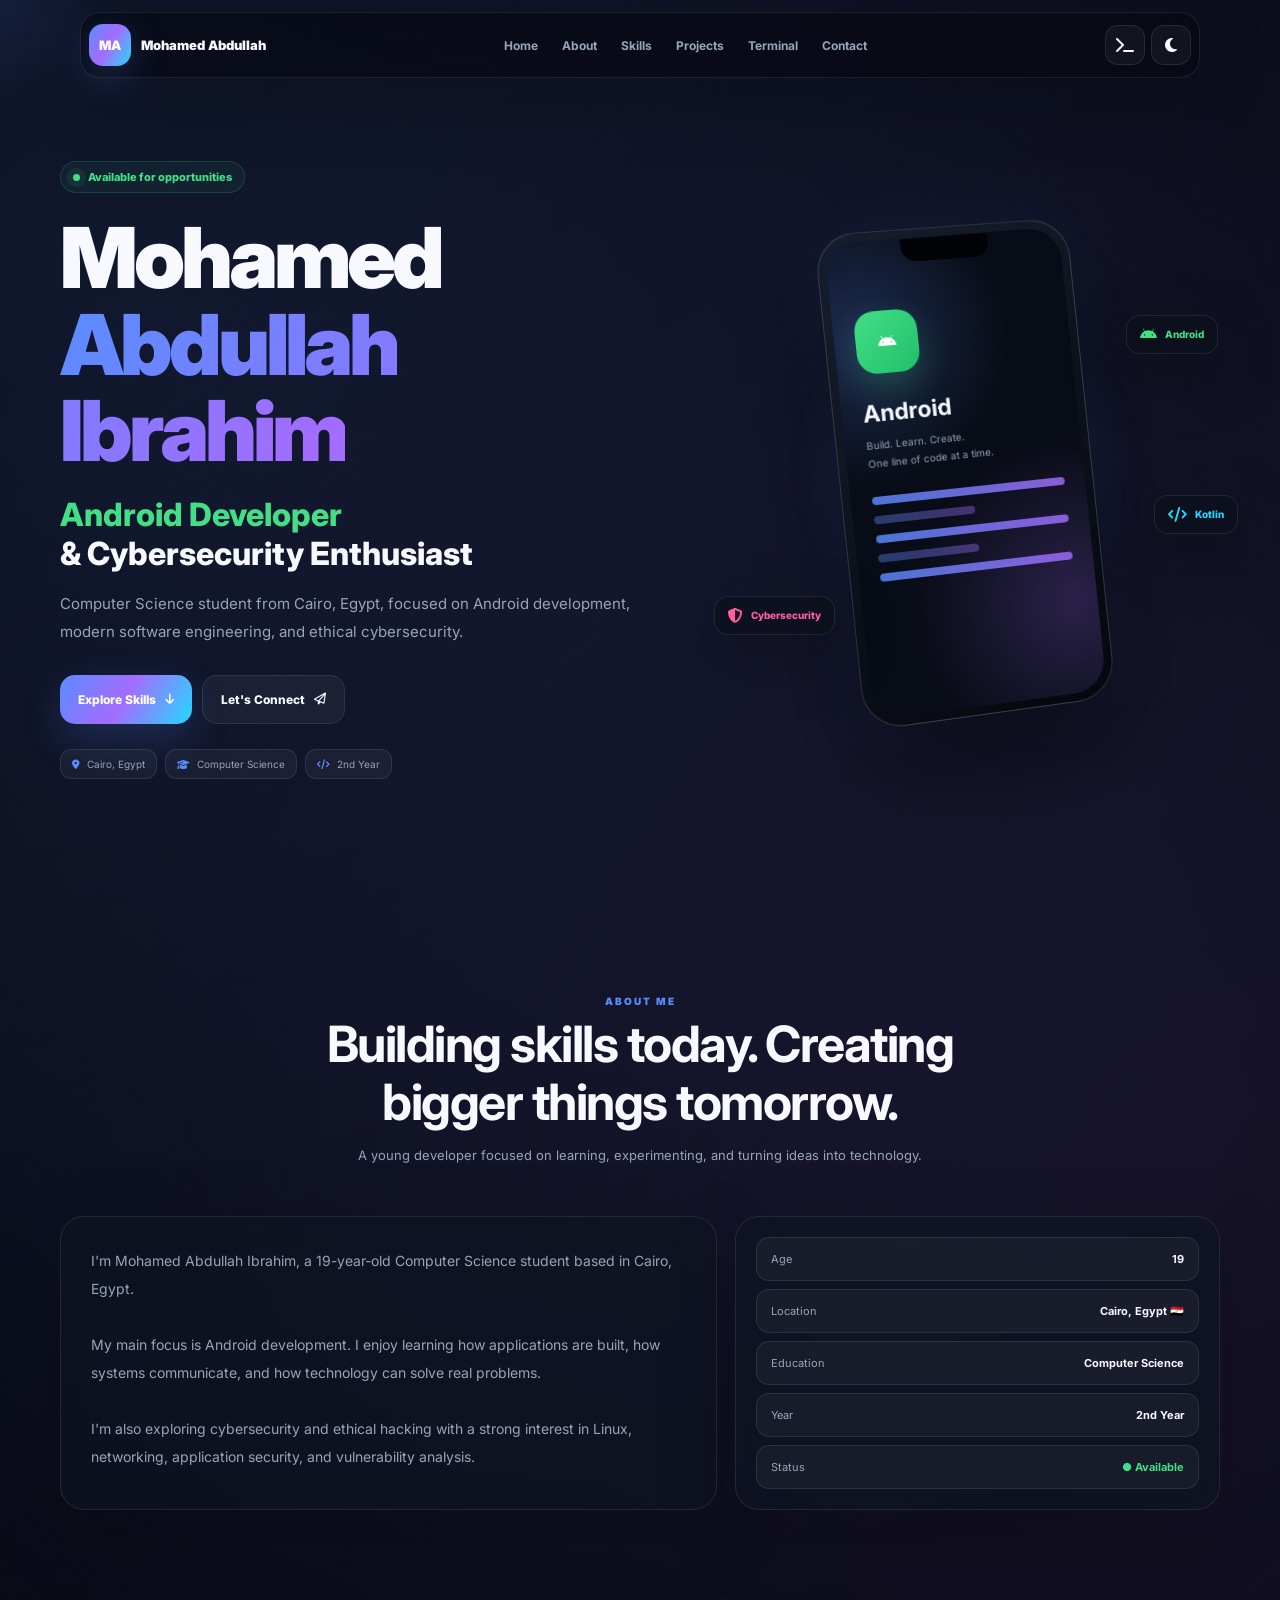
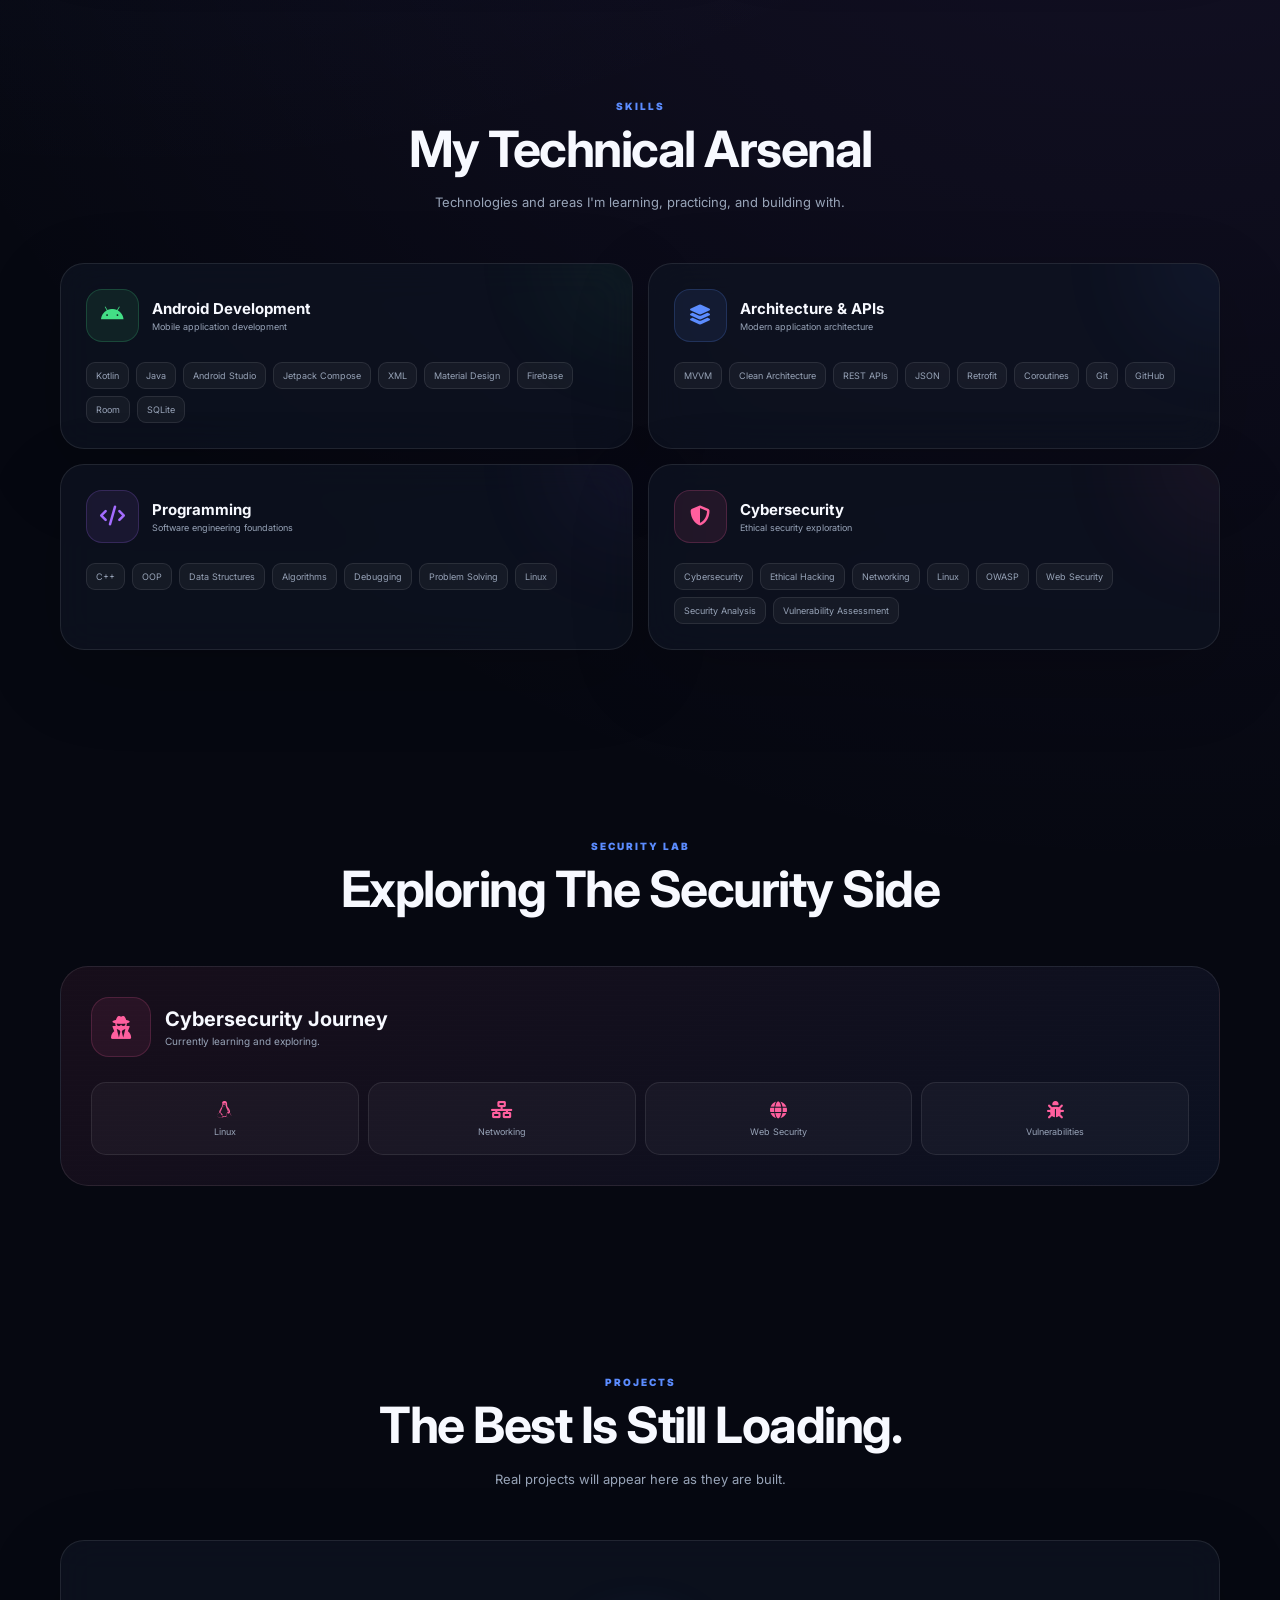
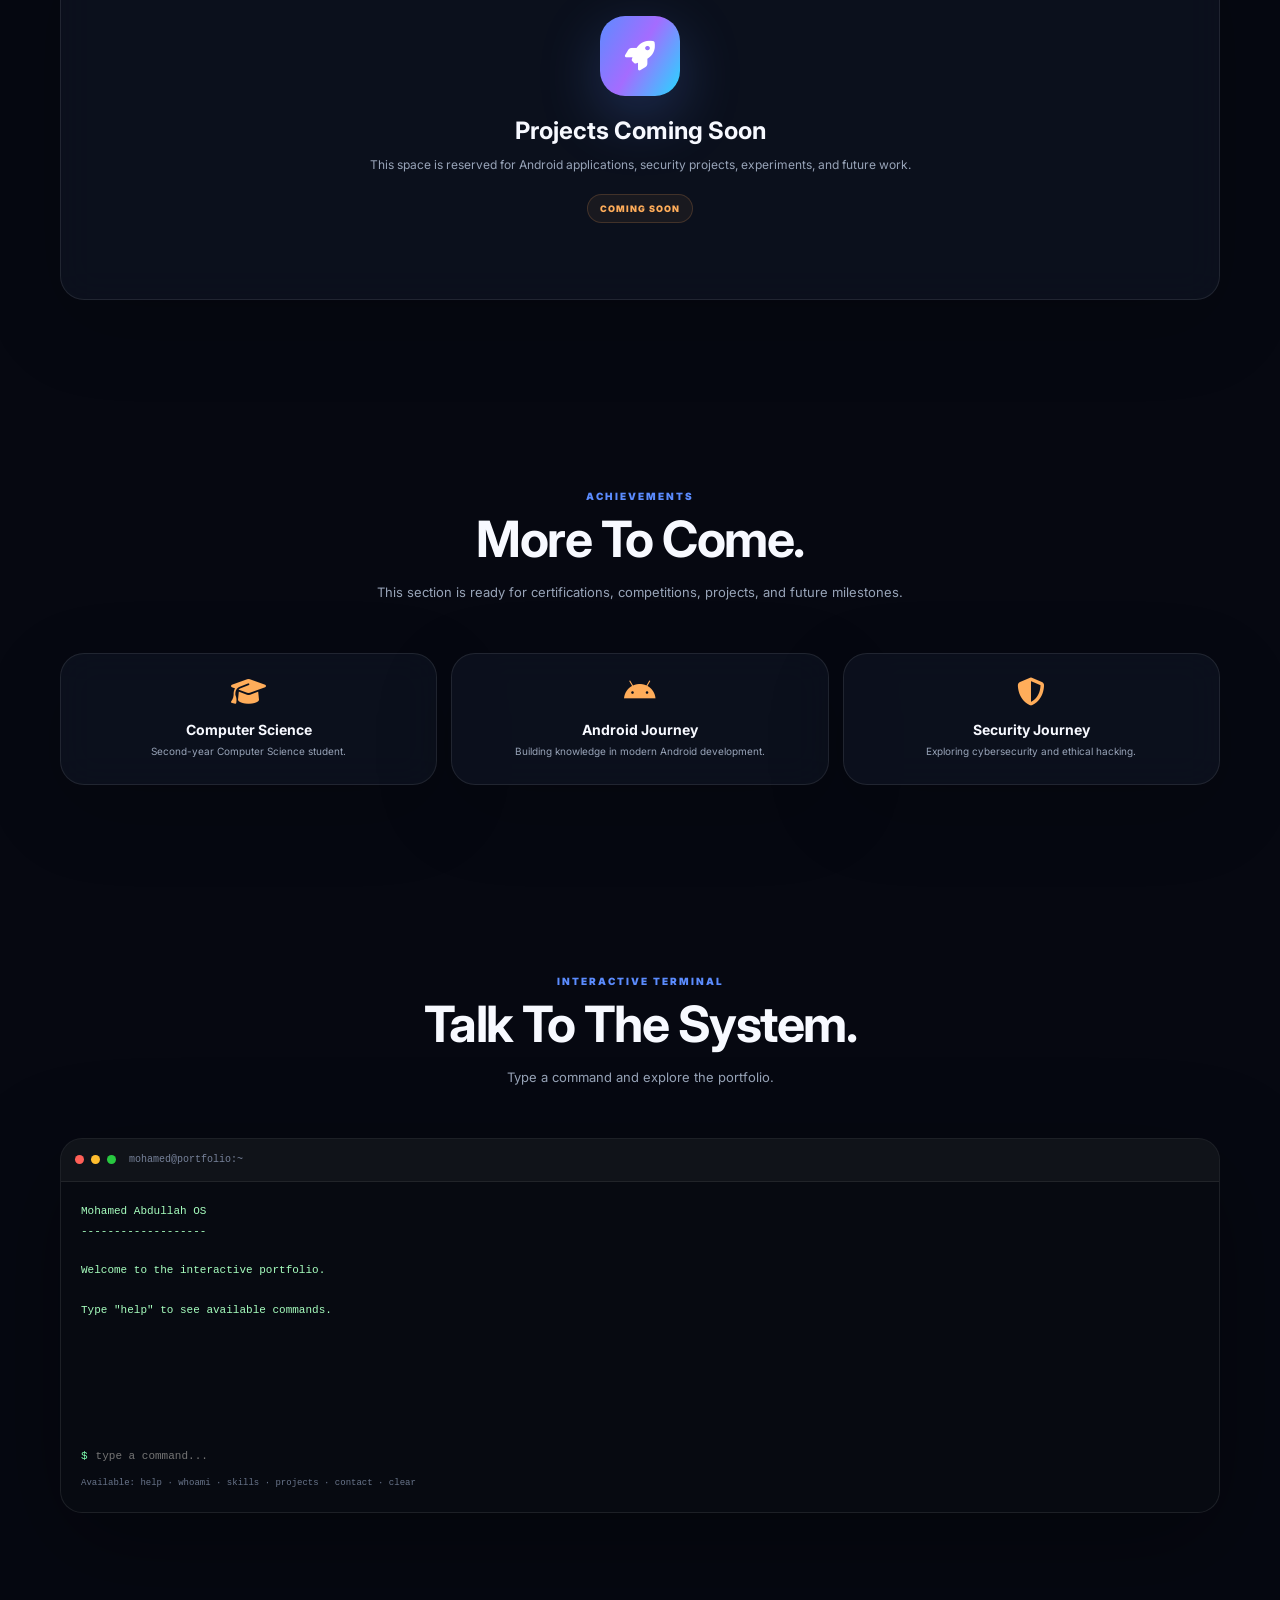
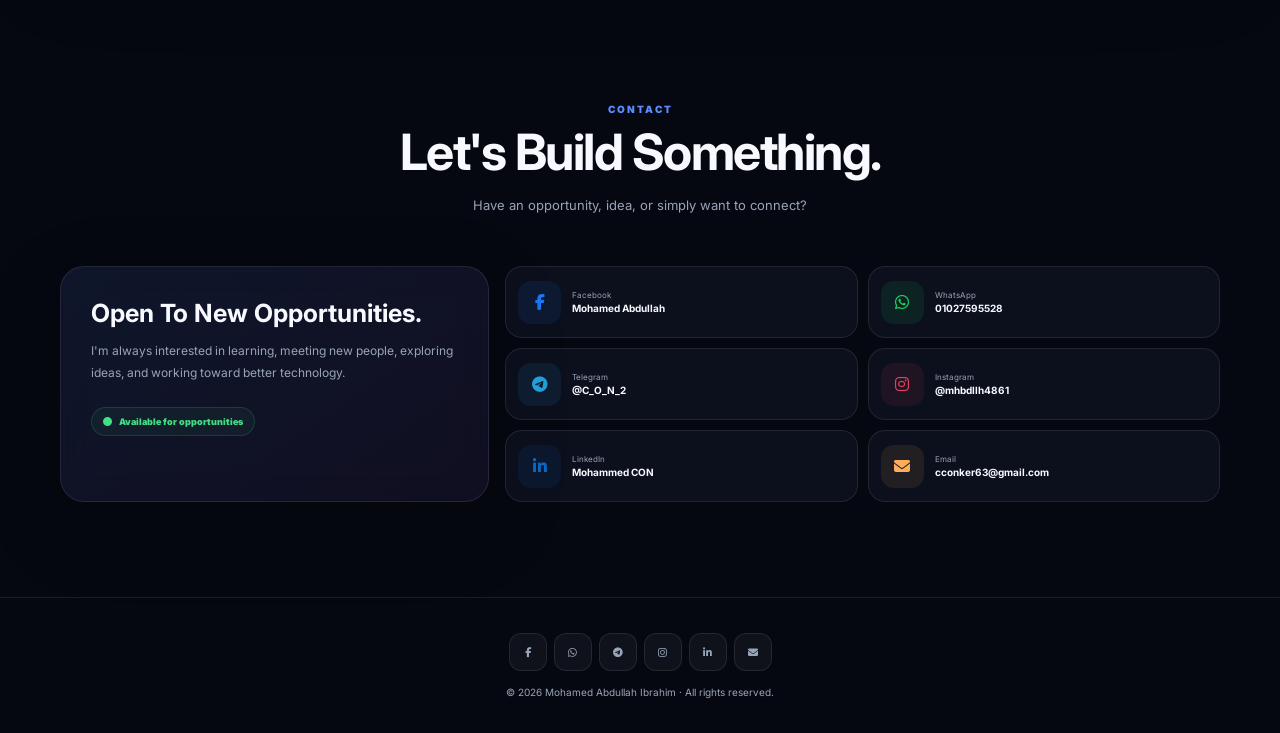
<file: index (1).html>
<!DOCTYPE html>
<html lang="en">
<head>
  <meta charset="UTF-8">
  <meta name="viewport" content="width=device-width, initial-scale=1.0, viewport-fit=cover">

  <title>Mohamed Abdullah Ibrahim | Android Developer</title>

  <meta
    name="description"
    content="Mohamed Abdullah Ibrahim — Android Developer and Cybersecurity Enthusiast from Cairo, Egypt."
  >

  <meta name="theme-color" content="#070912">

  <link rel="preconnect" href="https://fonts.googleapis.com">
  <link rel="preconnect" href="https://fonts.gstatic.com" crossorigin>

  <link
    href="https://fonts.googleapis.com/css2?family=Inter:wght@400;500;600;700;800;900&display=swap"
    rel="stylesheet"
  >

  <link
    rel="stylesheet"
    href="https://cdnjs.cloudflare.com/ajax/libs/font-awesome/6.5.2/css/all.min.css"
  >

  <style>

    /* =========================================================
       ROOT
    ========================================================= */

    :root {
      --bg: #060811;
      --bg-soft: #0a0e18;

      --card: rgba(15, 20, 34, .72);
      --card-2: rgba(255,255,255,.045);

      --text: #f7f9ff;
      --muted: #98a4b8;

      --border: rgba(255,255,255,.09);

      --blue: #5b8cff;
      --cyan: #24d9ff;
      --purple: #a46cff;
      --green: #43df86;
      --pink: #ff5f9e;
      --orange: #ffad5a;

      --radius: 24px;

      --gradient:
        linear-gradient(
          120deg,
          #5b8cff,
          #a46cff 48%,
          #24d9ff
        );

      --safe-bottom: env(safe-area-inset-bottom, 0px);
    }


    /* =========================================================
       RESET
    ========================================================= */

    * {
      margin: 0;
      padding: 0;
      box-sizing: border-box;
    }

    html {
      scroll-behavior: smooth;
    }

    body {
      min-height: 100vh;

      font-family: Inter, sans-serif;

      color: var(--text);

      background:
        radial-gradient(
          circle at 10% 5%,
          rgba(91,140,255,.12),
          transparent 28%
        ),
        radial-gradient(
          circle at 90% 20%,
          rgba(164,108,255,.10),
          transparent 30%
        ),
        var(--bg);

      overflow-x: hidden;

      -webkit-tap-highlight-color: transparent;
    }

    body.light {
      --bg: #f5f7fb;
      --bg-soft: #ffffff;

      --card: rgba(255,255,255,.78);
      --card-2: rgba(15,23,42,.045);

      --text: #101828;
      --muted: #667085;

      --border: rgba(15,23,42,.10);
    }

    ::selection {
      background: var(--blue);
      color: white;
    }

    a {
      color: inherit;
      text-decoration: none;
    }

    button {
      font: inherit;
    }


    /* =========================================================
       BOOT SCREEN
    ========================================================= */

    #boot {
      position: fixed;

      inset: 0;

      z-index: 99999;

      display: flex;

      align-items: center;
      justify-content: center;

      background: #05060a;

      transition:
        opacity .7s ease,
        visibility .7s ease;
    }

    #boot.hide {
      opacity: 0;
      visibility: hidden;
    }

    .boot-box {
      width: min(90%, 470px);

      font-family: monospace;

      color: #7fffb0;

      font-size: 12px;

      line-height: 1.9;
    }

    .boot-title {
      font-size: 18px;

      color: white;

      margin-bottom: 18px;
    }

    .boot-line {
      opacity: 0;

      animation:
        bootLine .25s forwards;
    }

    .boot-line:nth-child(2) { animation-delay: .15s; }
    .boot-line:nth-child(3) { animation-delay: .3s; }
    .boot-line:nth-child(4) { animation-delay: .45s; }
    .boot-line:nth-child(5) { animation-delay: .6s; }
    .boot-line:nth-child(6) { animation-delay: .75s; }

    @keyframes bootLine {
      to {
        opacity: 1;
      }
    }


    /* =========================================================
       PROGRESS
    ========================================================= */

    #progress {
      position: fixed;

      top: 0;
      left: 0;

      width: 0;
      height: 3px;

      background: var(--gradient);

      z-index: 9998;
    }


    /* =========================================================
       CURSOR
    ========================================================= */

    .cursor {
      position: fixed;

      width: 220px;
      height: 220px;

      border-radius: 50%;

      background:
        radial-gradient(
          circle,
          rgba(91,140,255,.09),
          transparent 70%
        );

      transform:
        translate(-50%, -50%);

      pointer-events: none;

      z-index: 0;
    }


    /* =========================================================
       CONTAINER
    ========================================================= */

    .container {
      width: min(1160px, 92%);

      margin: auto;

      position: relative;

      z-index: 2;
    }

    section {
      padding: 95px 0;
    }


    /* =========================================================
       NAVBAR
    ========================================================= */

    .nav {
      position: fixed;

      top: 12px;
      left: 50%;

      transform: translateX(-50%);

      width: min(1120px, 94%);

      z-index: 5000;

      border:
        1px solid var(--border);

      border-radius: 20px;

      background:
        rgba(7,9,18,.72);

      backdrop-filter: blur(22px);
      -webkit-backdrop-filter: blur(22px);

      box-shadow:
        0 20px 70px rgba(0,0,0,.22);
    }

    body.light .nav {
      background:
        rgba(255,255,255,.75);
    }

    .nav-inner {
      min-height: 64px;

      display: flex;

      align-items: center;

      justify-content: space-between;

      padding: 7px 8px;
    }

    .logo {
      display: flex;

      align-items: center;

      gap: 10px;

      font-size: 13px;

      font-weight: 900;

      white-space: nowrap;
    }

    .logo-box {
      width: 42px;
      height: 42px;

      display: grid;

      place-items: center;

      border-radius: 14px;

      color: white;

      background: var(--gradient);

      box-shadow:
        0 10px 35px rgba(91,140,255,.25);
    }

    .nav-links {
      display: flex;

      align-items: center;

      gap: 24px;
    }

    .nav-links a {
      color: var(--muted);

      font-size: 12px;

      font-weight: 700;

      transition: .25s;
    }

    .nav-links a:hover {
      color: var(--text);
    }

    .nav-actions {
      display: flex;

      align-items: center;

      gap: 6px;
    }

    .icon-btn {
      width: 40px;
      height: 40px;

      border-radius: 13px;

      display: grid;

      place-items: center;

      border: 1px solid var(--border);

      background: var(--card-2);

      color: var(--text);

      cursor: pointer;

      transition: .25s;
    }

    .icon-btn:hover,
    .icon-btn:active {
      color: white;

      background: var(--gradient);

      border-color: transparent;

      transform: translateY(-2px);
    }

    .menu-btn {
      display: none;
    }


    /* =========================================================
       HERO
    ========================================================= */

    .hero {
      min-height: 100svh;

      display: flex;

      align-items: center;

      padding-top: 135px;

      overflow: hidden;
    }

    .hero-grid {
      display: grid;

      grid-template-columns:
        1.08fr .92fr;

      align-items: center;

      gap: 60px;
    }

    .eyebrow {
      display: inline-flex;

      align-items: center;

      gap: 8px;

      padding: 8px 12px;

      border-radius: 999px;

      background:
        rgba(67,223,134,.06);

      border:
        1px solid rgba(67,223,134,.17);

      color: var(--green);

      font-size: 11px;

      font-weight: 800;

      margin-bottom: 22px;
    }

    .pulse {
      width: 7px;
      height: 7px;

      border-radius: 50%;

      background: var(--green);

      box-shadow:
        0 0 0 6px rgba(67,223,134,.08);
    }

    .hero h1 {
      font-size:
        clamp(45px, 7vw, 84px);

      line-height: 1.03;

      letter-spacing: -4px;

      font-weight: 900;

      margin-bottom: 20px;
    }

    .gradient-text {
      background: var(--gradient);

      background-size: 200% 200%;

      -webkit-background-clip: text;
      background-clip: text;

      color: transparent;

      animation:
        gradientMove 5s ease infinite;
    }

    @keyframes gradientMove {
      0%,100% {
        background-position: 0% 50%;
      }

      50% {
        background-position: 100% 50%;
      }
    }

    .hero-role {
      font-size:
        clamp(21px, 3vw, 32px);

      font-weight: 800;

      margin-bottom: 17px;
    }

    .hero-role span {
      color: var(--green);
    }

    .hero-description {
      max-width: 650px;

      color: var(--muted);

      font-size: 15px;

      line-height: 1.9;

      margin-bottom: 28px;
    }

    .buttons {
      display: flex;

      flex-wrap: wrap;

      gap: 10px;
    }

    .btn {
      min-height: 49px;

      display: inline-flex;

      align-items: center;

      justify-content: center;

      gap: 9px;

      padding: 0 18px;

      border-radius: 15px;

      border: 1px solid var(--border);

      font-size: 12px;

      font-weight: 800;

      cursor: pointer;

      transition: .25s;

      position: relative;

      overflow: hidden;
    }

    .btn.primary {
      color: white;

      background: var(--gradient);

      border: 0;

      box-shadow:
        0 15px 40px rgba(91,140,255,.20);
    }

    .btn.primary:hover,
    .btn.primary:active {
      transform: translateY(-3px);

      box-shadow:
        0 20px 55px rgba(91,140,255,.34);
    }

    .btn.secondary {
      background: var(--card-2);

      color: var(--text);
    }

    .btn.secondary:hover,
    .btn.secondary:active {
      color: var(--cyan);

      border-color:
        rgba(36,217,255,.35);

      background:
        rgba(36,217,255,.07);

      transform: translateY(-3px);
    }

    .meta {
      display: flex;

      flex-wrap: wrap;

      gap: 8px;

      margin-top: 25px;
    }

    .meta-item {
      display: flex;

      align-items: center;

      gap: 7px;

      padding: 8px 11px;

      border-radius: 11px;

      border: 1px solid var(--border);

      background: var(--card-2);

      color: var(--muted);

      font-size: 10px;
    }

    .meta-item i {
      color: var(--blue);
    }


    /* =========================================================
       HERO DEVICE
    ========================================================= */

    .visual {
      min-height: 500px;

      display: grid;

      place-items: center;

      position: relative;
    }

    .orb {
      position: absolute;

      width: 380px;
      height: 380px;

      border-radius: 50%;

      background:
        radial-gradient(
          circle,
          rgba(91,140,255,.16),
          transparent 65%
        );

      filter: blur(8px);
    }

    .phone {
      position: relative;

      width: 255px;
      height: 490px;

      border-radius: 40px;

      background:
        linear-gradient(
          145deg,
          #161d2d,
          #05070c
        );

      border:
        1px solid rgba(255,255,255,.16);

      box-shadow:
        0 45px 100px rgba(0,0,0,.55),
        0 0 70px rgba(91,140,255,.10);

      transform:
        rotate(-6deg)
        perspective(900px)
        rotateY(7deg);

      animation:
        phoneFloat 5s ease-in-out infinite;

      overflow: hidden;
    }

    @keyframes phoneFloat {

      0%,100% {
        transform:
          translateY(0)
          rotate(-6deg)
          perspective(900px)
          rotateY(7deg);
      }

      50% {
        transform:
          translateY(-12px)
          rotate(-4deg)
          perspective(900px)
          rotateY(7deg);
      }

    }

    .notch {
      position: absolute;

      top: 9px;
      left: 50%;

      transform:
        translateX(-50%);

      width: 88px;
      height: 23px;

      border-radius:
        0 0 15px 15px;

      background: #020307;

      z-index: 3;
    }

    .screen {
      position: absolute;

      inset: 8px;

      border-radius: 33px;

      padding:
        70px 21px 25px;

      overflow: hidden;

      background:
        radial-gradient(
          circle at 10% 20%,
          rgba(91,140,255,.25),
          transparent 35%
        ),
        radial-gradient(
          circle at 90% 80%,
          rgba(164,108,255,.22),
          transparent 38%
        ),
        #080c16;
    }

    .android-logo {
      width: 62px;
      height: 62px;

      display: grid;

      place-items: center;

      border-radius: 20px;

      color: white;

      background:
        linear-gradient(
          135deg,
          #43df86,
          #20bf6b
        );

      box-shadow:
        0 15px 35px rgba(67,223,134,.22);

      margin-bottom: 25px;
    }

    .screen h3 {
      font-size: 23px;

      margin-bottom: 8px;
    }

    .screen p {
      color: #91a0b7;

      font-size: 10px;

      line-height: 1.8;

      margin-bottom: 24px;
    }

    .code-line {
      height: 8px;

      border-radius: 20px;

      background:
        linear-gradient(
          90deg,
          var(--blue),
          var(--purple)
        );

      margin-bottom: 11px;

      opacity: .82;
    }

    .code-line.short {
      width: 52%;

      opacity: .38;
    }

    .float-card {
      position: absolute;

      display: flex;

      align-items: center;

      gap: 8px;

      padding: 11px 13px;

      border-radius: 14px;

      border: 1px solid var(--border);

      background:
        rgba(12,16,27,.78);

      backdrop-filter: blur(18px);

      box-shadow:
        0 20px 60px rgba(0,0,0,.35);

      font-size: 10px;

      font-weight: 800;

      animation:
        chipFloat 4s ease-in-out infinite;
    }

    .float-card i {
      font-size: 15px;
    }

    .android-chip {
      top: 95px;
      right: 2px;

      color: var(--green);
    }

    .security-chip {
      bottom: 85px;
      left: 0;

      color: var(--pink);

      animation-delay: 1s;
    }

    .kotlin-chip {
      top: 275px;
      right: -18px;

      color: var(--cyan);

      animation-delay: 2s;
    }

    @keyframes chipFloat {
      0%,100% {
        transform: translateY(0);
      }

      50% {
        transform: translateY(-9px);
      }
    }


    /* =========================================================
       SECTION HEAD
    ========================================================= */

    .section-head {
      text-align: center;

      max-width: 700px;

      margin:
        0 auto 48px;
    }

    .kicker {
      color: var(--blue);

      font-size: 10px;

      font-weight: 900;

      letter-spacing: 2px;

      text-transform: uppercase;

      margin-bottom: 9px;
    }

    .section-title {
      font-size:
        clamp(30px, 5vw, 50px);

      letter-spacing: -1.5px;

      line-height: 1.15;

      margin-bottom: 12px;
    }

    .section-text {
      color: var(--muted);

      font-size: 13px;

      line-height: 1.9;
    }


    /* =========================================================
       CARDS
    ========================================================= */

    .glass {
      background: var(--card);

      border:
        1px solid var(--border);

      border-radius: var(--radius);

      backdrop-filter: blur(18px);

      box-shadow:
        0 25px 80px rgba(0,0,0,.18);

      transition:
        transform .3s,
        border .3s,
        box-shadow .3s;
    }

    .glass:hover {
      transform: translateY(-6px);

      border-color:
        rgba(91,140,255,.25);

      box-shadow:
        0 35px 90px rgba(0,0,0,.28);
    }


    /* =========================================================
       ABOUT
    ========================================================= */

    .about-grid {
      display: grid;

      grid-template-columns:
        1.15fr .85fr;

      gap: 18px;
    }

    .about-card {
      padding: 30px;
    }

    .about-card p {
      color: var(--muted);

      font-size: 14px;

      line-height: 2;
    }

    .info-card {
      padding: 20px;
    }

    .info-row {
      display: flex;

      justify-content: space-between;

      gap: 15px;

      padding: 14px;

      border-radius: 13px;

      background: var(--card-2);

      border:
        1px solid var(--border);

      margin-bottom: 8px;

      font-size: 11px;
    }

    .info-row:last-child {
      margin-bottom: 0;
    }

    .info-row span {
      color: var(--muted);
    }

    .available {
      color: var(--green);
    }


    /* =========================================================
       SKILLS
    ========================================================= */

    .skills-grid {
      display: grid;

      grid-template-columns:
        repeat(2, 1fr);

      gap: 15px;
    }

    .skill-card {
      padding: 25px;

      position: relative;

      overflow: hidden;

      --accent: var(--blue);
    }

    .skill-card::after {
      content: "";

      position: absolute;

      width: 150px;
      height: 150px;

      border-radius: 50%;

      right: -80px;
      top: -80px;

      background: var(--accent);

      filter: blur(60px);

      opacity: .08;

      transition: .4s;
    }

    .skill-card:hover::after {
      opacity: .18;

      transform: scale(1.3);
    }

    .skill-top {
      display: flex;

      align-items: center;

      gap: 13px;

      margin-bottom: 20px;
    }

    .skill-icon {
      width: 53px;
      height: 53px;

      display: grid;

      place-items: center;

      border-radius: 16px;

      color: var(--accent);

      background:
        color-mix(
          in srgb,
          var(--accent) 9%,
          transparent
        );

      border:
        1px solid
        color-mix(
          in srgb,
          var(--accent) 20%,
          transparent
        );

      font-size: 20px;

      transition: .3s;
    }

    .skill-card:hover .skill-icon {
      color: white;

      background: var(--accent);

      transform:
        rotate(-5deg)
        scale(1.06);
    }

    .skill-top h3 {
      font-size: 15px;
    }

    .skill-top p {
      color: var(--muted);

      font-size: 9px;

      margin-top: 3px;
    }

    .tags {
      display: flex;

      flex-wrap: wrap;

      gap: 7px;
    }

    .tag {
      padding: 7px 9px;

      border-radius: 9px;

      background: var(--card-2);

      border:
        1px solid var(--border);

      color: var(--muted);

      font-size: 9px;

      transition: .25s;
    }

    .tag:hover,
    .tag:active {
      color: white;

      background:
        linear-gradient(
          135deg,
          var(--blue),
          var(--purple)
        );

      border-color: transparent;

      transform: translateY(-2px);
    }


    /* =========================================================
       SECURITY LAB
    ========================================================= */

    .security-box {
      position: relative;

      overflow: hidden;

      padding: 30px;

      border-radius: 28px;

      background:
        linear-gradient(
          145deg,
          rgba(255,95,158,.07),
          rgba(91,140,255,.07)
        );

      border:
        1px solid var(--border);
    }

    .security-box::before {
      content: "";

      position: absolute;

      inset: 0;

      background:
        repeating-linear-gradient(
          0deg,
          transparent,
          transparent 4px,
          rgba(255,255,255,.012) 5px
        );

      pointer-events: none;
    }

    .security-head {
      display: flex;

      align-items: center;

      gap: 14px;

      margin-bottom: 25px;
    }

    .security-icon {
      width: 60px;
      height: 60px;

      display: grid;

      place-items: center;

      border-radius: 18px;

      color: var(--pink);

      background:
        rgba(255,95,158,.08);

      border:
        1px solid rgba(255,95,158,.18);

      font-size: 23px;
    }

    .security-head h3 {
      font-size: 20px;
    }

    .security-head p {
      color: var(--muted);

      font-size: 10px;

      margin-top: 4px;
    }

    .security-grid {
      display: grid;

      grid-template-columns:
        repeat(4, 1fr);

      gap: 9px;
    }

    .security-item {
      padding: 17px 10px;

      text-align: center;

      border-radius: 15px;

      background: rgba(255,255,255,.035);

      border:
        1px solid var(--border);

      transition: .25s;
    }

    .security-item:hover,
    .security-item:active {
      background:
        rgba(255,95,158,.07);

      border-color:
        rgba(255,95,158,.3);

      transform: translateY(-3px);
    }

    .security-item i {
      color: var(--pink);

      font-size: 17px;

      margin-bottom: 8px;
    }

    .security-item span {
      display: block;

      color: var(--muted);

      font-size: 9px;
    }


    /* =========================================================
       PROJECT
    ========================================================= */

    .project-card {
      min-height: 360px;

      display: grid;

      place-items: center;

      text-align: center;

      padding: 35px;

      overflow: hidden;

      position: relative;
    }

    .project-icon {
      width: 80px;
      height: 80px;

      display: grid;

      place-items: center;

      border-radius: 25px;

      color: white;

      background: var(--gradient);

      font-size: 30px;

      box-shadow:
        0 20px 60px rgba(91,140,255,.25);

      margin: 0 auto 20px;

      animation:
        projectFloat 4s ease-in-out infinite;
    }

    @keyframes projectFloat {
      0%,100% {
        transform: translateY(0);
      }

      50% {
        transform: translateY(-9px);
      }
    }

    .project-card h3 {
      font-size: 24px;

      margin-bottom: 9px;
    }

    .project-card p {
      max-width: 560px;

      color: var(--muted);

      font-size: 12px;

      line-height: 1.9;

      margin: 0 auto 17px;
    }

    .coming {
      display: inline-block;

      padding: 8px 12px;

      border-radius: 999px;

      color: var(--orange);

      background:
        rgba(255,173,90,.06);

      border:
        1px solid rgba(255,173,90,.18);

      font-size: 9px;

      font-weight: 900;

      text-transform: uppercase;

      letter-spacing: 1px;
    }


    /* =========================================================
       ACHIEVEMENTS
    ========================================================= */

    .achievements {
      display: grid;

      grid-template-columns:
        repeat(3, 1fr);

      gap: 14px;
    }

    .achievement {
      padding: 24px;

      text-align: center;
    }

    .achievement i {
      font-size: 28px;

      color: var(--orange);

      margin-bottom: 15px;
    }

    .achievement h3 {
      font-size: 14px;

      margin-bottom: 5px;
    }

    .achievement p {
      color: var(--muted);

      font-size: 10px;

      line-height: 1.7;
    }


    /* =========================================================
       TERMINAL
    ========================================================= */

    .terminal {
      overflow: hidden;

      border-radius: 22px;

      background: #070a11;

      border:
        1px solid rgba(255,255,255,.09);

      box-shadow:
        0 30px 100px rgba(0,0,0,.35);
    }

    .terminal-bar {
      height: 43px;

      display: flex;

      align-items: center;

      gap: 7px;

      padding: 0 14px;

      background:
        rgba(255,255,255,.035);

      border-bottom:
        1px solid rgba(255,255,255,.07);
    }

    .terminal-dot {
      width: 9px;
      height: 9px;

      border-radius: 50%;

      background: #ff5f57;
    }

    .terminal-dot:nth-child(2) {
      background: #ffbd2e;
    }

    .terminal-dot:nth-child(3) {
      background: #28c840;
    }

    .terminal-title {
      color: #77829a;

      font-family: monospace;

      font-size: 10px;

      margin-left: 6px;
    }

    .terminal-body {
      min-height: 330px;

      padding: 20px;

      color: #a7ffbf;

      font-family: monospace;

      font-size: 11px;

      line-height: 1.8;
    }

    .terminal-output {
      white-space: pre-wrap;

      min-height: 245px;

      overflow-wrap: anywhere;
    }

    .terminal-input {
      display: flex;

      align-items: center;

      gap: 8px;

      color: #7fffb0;
    }

    .terminal-input input {
      width: 100%;

      border: 0;

      outline: 0;

      background: transparent;

      color: #fff;

      font: inherit;
    }

    .terminal-help {
      color: #69758b;

      font-size: 9px;

      margin-top: 8px;
    }


    /* =========================================================
       CONTACT
    ========================================================= */

    .contact-grid {
      display: grid;

      grid-template-columns:
        .75fr 1.25fr;

      gap: 16px;
    }

    .contact-intro {
      padding: 30px;

      background:
        linear-gradient(
          145deg,
          rgba(91,140,255,.11),
          rgba(164,108,255,.07)
        );
    }

    .contact-intro h3 {
      font-size: 25px;

      line-height: 1.3;

      margin-bottom: 10px;
    }

    .contact-intro p {
      color: var(--muted);

      font-size: 12px;

      line-height: 1.9;

      margin-bottom: 22px;
    }

    .status {
      display: inline-flex;

      align-items: center;

      gap: 7px;

      padding: 8px 11px;

      border-radius: 999px;

      color: var(--green);

      background:
        rgba(67,223,134,.06);

      border:
        1px solid rgba(67,223,134,.16);

      font-size: 9px;

      font-weight: 900;
    }

    .social-grid {
      display: grid;

      grid-template-columns:
        repeat(2, 1fr);

      gap: 10px;
    }

    .social {
      --social: var(--blue);

      display: flex;

      align-items: center;

      gap: 11px;

      min-height: 72px;

      padding: 12px;

      border-radius: 17px;

      background: var(--card);

      border:
        1px solid var(--border);

      transition: .3s;

      position: relative;

      overflow: hidden;
    }

    .social:hover,
    .social:active {
      transform: translateY(-4px);

      border-color: var(--social);

      box-shadow:
        0 18px 50px
        color-mix(
          in srgb,
          var(--social) 10%,
          transparent
        );
    }

    .social-icon {
      width: 43px;
      height: 43px;

      flex-shrink: 0;

      display: grid;

      place-items: center;

      border-radius: 13px;

      color: var(--social);

      background:
        color-mix(
          in srgb,
          var(--social) 9%,
          transparent
        );

      transition: .3s;
    }

    .social:hover .social-icon,
    .social:active .social-icon {
      color: white;

      background: var(--social);

      transform:
        rotate(-5deg)
        scale(1.05);
    }

    .social small {
      display: block;

      color: var(--muted);

      font-size: 8px;

      margin-bottom: 2px;
    }

    .social strong {
      display: block;

      font-size: 10px;

      overflow-wrap: anywhere;
    }

    .facebook { --social: #1877f2; }
    .whatsapp { --social: #25d366; }
    .telegram { --social: #229ed9; }
    .instagram { --social: #e4405f; }
    .linkedin { --social: #0a66c2; }
    .email { --social: #ffad5a; }


    /* =========================================================
       FOOTER
    ========================================================= */

    footer {
      padding: 35px 0 calc(35px + var(--safe-bottom));

      text-align: center;

      border-top:
        1px solid var(--border);

      color: var(--muted);

      font-size: 10px;
    }

    .footer-icons {
      display: flex;

      justify-content: center;

      gap: 7px;

      margin-bottom: 15px;
    }

    .footer-icons a {
      width: 38px;
      height: 38px;

      display: grid;

      place-items: center;

      border-radius: 12px;

      background: var(--card-2);

      border:
        1px solid var(--border);

      transition: .25s;
    }

    .footer-icons a:hover,
    .footer-icons a:active {
      color: white;

      background: var(--gradient);

      border-color: transparent;

      transform: translateY(-3px);
    }


    /* =========================================================
       BACK TOP
    ========================================================= */

    #backTop {
      position: fixed;

      right: 18px;

      bottom:
        calc(18px + var(--safe-bottom));

      width: 45px;
      height: 45px;

      border-radius: 14px;

      border:
        1px solid var(--border);

      background: var(--card);

      color: var(--text);

      display: grid;

      place-items: center;

      cursor: pointer;

      opacity: 0;

      visibility: hidden;

      transform: translateY(15px);

      transition: .3s;

      z-index: 4000;
    }

    #backTop.show {
      opacity: 1;

      visibility: visible;

      transform: translateY(0);
    }

    #backTop:hover,
    #backTop:active {
      color: white;

      background: var(--gradient);

      border-color: transparent;
    }


    /* =========================================================
       REVEAL
    ========================================================= */

    .reveal {
      opacity: 0;

      transform: translateY(25px);

      transition:
        opacity .7s ease,
        transform .7s ease;
    }

    .reveal.active {
      opacity: 1;

      transform: translateY(0);
    }


    /* =========================================================
       COMMAND PALETTE
    ========================================================= */

    .command-overlay {
      position: fixed;

      inset: 0;

      z-index: 8000;

      display: flex;

      align-items: flex-start;

      justify-content: center;

      padding-top: 110px;

      background:
        rgba(0,0,0,.55);

      backdrop-filter: blur(12px);

      opacity: 0;

      visibility: hidden;

      transition: .25s;
    }

    .command-overlay.open {
      opacity: 1;

      visibility: visible;
    }

    .command {
      width: min(92%, 560px);

      border-radius: 20px;

      background:
        #0c111d;

      border:
        1px solid rgba(255,255,255,.11);

      box-shadow:
        0 35px 120px rgba(0,0,0,.55);

      overflow: hidden;

      transform: translateY(-15px);

      transition: .25s;
    }

    .command-overlay.open .command {
      transform: translateY(0);
    }

    .command-search {
      display: flex;

      align-items: center;

      gap: 10px;

      padding: 15px;

      border-bottom:
        1px solid rgba(255,255,255,.07);
    }

    .command-search i {
      color: #6f7b91;
    }

    .command-search input {
      width: 100%;

      border: 0;

      outline: 0;

      background: transparent;

      color: white;

      font-size: 13px;
    }

    .command-list {
      padding: 8px;
    }

    .command-item {
      width: 100%;

      display: flex;

      align-items: center;

      gap: 11px;

      padding: 12px;

      border: 0;

      border-radius: 12px;

      color: #b9c3d5;

      background: transparent;

      text-align: left;

      cursor: pointer;

      font-size: 11px;

      transition: .2s;
    }

    .command-item:hover,
    .command-item:active {
      color: white;

      background:
        rgba(91,140,255,.12);
    }

    .command-item i {
      width: 24px;

      color: var(--blue);
    }


    /* =========================================================
       RESPONSIVE
    ========================================================= */

    @media(max-width: 900px) {

      .nav-links {
        position: absolute;

        top: calc(100% + 9px);

        right: 0;

        width: 100%;

        padding: 10px;

        display: flex;

        flex-direction: column;

        align-items: stretch;

        gap: 3px;

        background:
          rgba(8,11,20,.94);

        border:
          1px solid var(--border);

        border-radius: 18px;

        backdrop-filter: blur(20px);

        opacity: 0;

        visibility: hidden;

        transform: translateY(-10px);

        transition: .25s;
      }

      .nav-links.open {
        opacity: 1;

        visibility: visible;

        transform: translateY(0);
      }

      .nav-links a {
        padding: 13px;

        border-radius: 11px;
      }

      .nav-links a:hover {
        background:
          rgba(91,140,255,.08);
      }

      .menu-btn {
        display: grid;
      }

      .hero-grid {
        grid-template-columns: 1fr;

        text-align: center;
      }

      .hero-description {
        margin-inline: auto;
      }

      .buttons,
      .meta {
        justify-content: center;
      }

      .visual {
        min-height: 430px;
      }

      .about-grid,
      .contact-grid {
        grid-template-columns: 1fr;
      }
    }


    @media(max-width: 650px) {

      .cursor {
        display: none;
      }

      section {
        padding: 80px 0;
      }

      .hero {
        padding-top: 115px;
      }

      .hero h1 {
        font-size: 45px;

        letter-spacing: -2.5px;
      }

      .hero-role {
        font-size: 21px;
      }

      .hero-description {
        font-size: 13px;
      }

      .buttons {
        flex-direction: column;
      }

      .btn {
        width: 100%;
      }

      .meta {
        flex-direction: column;
      }

      .meta-item {
        justify-content: center;
      }

      .visual {
        min-height: 390px;
      }

      .phone {
        width: 205px;
        height: 400px;
      }

      .orb {
        width: 300px;
        height: 300px;
      }

      .kotlin-chip {
        right: -2px;
        top: 230px;
      }

      .android-chip {
        right: -3px;
        top: 65px;
      }

      .security-chip {
        left: -3px;
        bottom: 55px;
      }

      .skills-grid {
        grid-template-columns: 1fr;
      }

      .security-grid {
        grid-template-columns:
          repeat(2, 1fr);
      }

      .achievements {
        grid-template-columns: 1fr;
      }

      .social-grid {
        grid-template-columns: 1fr;
      }

      .about-card {
        padding: 24px;
      }

      .terminal-body {
        min-height: 310px;

        padding: 15px;

        font-size: 10px;
      }

      .command-overlay {
        padding-top: 80px;
      }

    }


    @media(max-width: 390px) {

      .logo span {
        display: none;
      }

      .logo-box {
        width: 40px;
        height: 40px;
      }

      .hero h1 {
        font-size: 40px;
      }

      .phone {
        width: 185px;
        height: 360px;
      }

      .security-chip,
      .kotlin-chip {
        display: none;
      }

      .security-grid {
        gap: 7px;
      }

    }


    /* =========================================================
       REDUCED MOTION
    ========================================================= */

    @media(prefers-reduced-motion: reduce) {

      *,
      *::before,
      *::after {
        scroll-behavior: auto !important;

        animation-duration: .01ms !important;

        animation-iteration-count: 1 !important;

        transition-duration: .01ms !important;
      }

    }

  </style>
</head>


<body>


  <!-- ========================================================
       BOOT SCREEN
  ========================================================= -->

  <div id="boot">

    <div class="boot-box">

      <div class="boot-title">
        MOHAMED ABDULLAH OS
      </div>

      <div class="boot-line">
        [ OK ] Initializing portfolio...
      </div>

      <div class="boot-line">
        [ OK ] Loading Android environment...
      </div>

      <div class="boot-line">
        [ OK ] Loading security modules...
      </div>

      <div class="boot-line">
        [ OK ] Connecting to Cairo, Egypt...
      </div>

      <div class="boot-line">
        [ OK ] System ready.
      </div>

    </div>

  </div>


  <div class="cursor" id="cursor"></div>

  <div id="progress"></div>


  <!-- ========================================================
       NAV
  ========================================================= -->

  <header class="nav">

    <div class="nav-inner">

      <a href="#home" class="logo">

        <span class="logo-box">
          MA
        </span>

        <span>
          Mohamed Abdullah
        </span>

      </a>


      <nav class="nav-links" id="navLinks">

        <a href="#home">Home</a>

        <a href="#about">About</a>

        <a href="#skills">Skills</a>

        <a href="#projects">Projects</a>

        <a href="#terminal">Terminal</a>

        <a href="#contact">Contact</a>

      </nav>


      <div class="nav-actions">

        <button
          class="icon-btn"
          id="commandBtn"
          aria-label="Command palette"
        >
          <i class="fa-solid fa-terminal"></i>
        </button>

        <button
          class="icon-btn"
          id="themeBtn"
          aria-label="Theme"
        >
          <i class="fa-solid fa-moon"></i>
        </button>

        <button
          class="icon-btn menu-btn"
          id="menuBtn"
          aria-label="Menu"
        >
          <i class="fa-solid fa-bars"></i>
        </button>

      </div>

    </div>

  </header>


  <main>


    <!-- ======================================================
         HERO
    ====================================================== -->

    <section class="hero" id="home">

      <div class="container">

        <div class="hero-grid">


          <div class="reveal">

            <div class="eyebrow">

              <span class="pulse"></span>

              Available for opportunities

            </div>


            <h1>

              Mohamed

              <br>

              <span class="gradient-text">
                Abdullah Ibrahim
              </span>

            </h1>


            <div class="hero-role">

              <span>Android Developer</span>

              <br>

              & Cybersecurity Enthusiast

            </div>


            <p class="hero-description">

              Computer Science student from Cairo, Egypt,
              focused on Android development, modern software
              engineering, and ethical cybersecurity.

            </p>


            <div class="buttons">

              <a
                href="#skills"
                class="btn primary"
              >

                Explore Skills

                <i class="fa-solid fa-arrow-down"></i>

              </a>


              <a
                href="#contact"
                class="btn secondary"
              >

                Let's Connect

                <i class="fa-regular fa-paper-plane"></i>

              </a>

            </div>


            <div class="meta">

              <div class="meta-item">

                <i class="fa-solid fa-location-dot"></i>

                Cairo, Egypt

              </div>


              <div class="meta-item">

                <i class="fa-solid fa-graduation-cap"></i>

                Computer Science

              </div>


              <div class="meta-item">

                <i class="fa-solid fa-code"></i>

                2nd Year

              </div>

            </div>

          </div>


          <!-- PHONE -->

          <div class="visual reveal">

            <div class="orb"></div>


            <div class="phone" id="phone">

              <div class="notch"></div>

              <div class="screen">

                <div class="android-logo">

                  <i class="fa-brands fa-android"></i>

                </div>

                <h3>
                  Android
                </h3>

                <p>
                  Build. Learn. Create.
                  <br>
                  One line of code at a time.
                </p>

                <div class="code-line"></div>

                <div class="code-line short"></div>

                <div class="code-line"></div>

                <div class="code-line short"></div>

                <div class="code-line"></div>

              </div>

            </div>


            <div class="float-card android-chip">

              <i class="fa-brands fa-android"></i>

              Android

            </div>


            <div class="float-card security-chip">

              <i class="fa-solid fa-shield-halved"></i>

              Cybersecurity

            </div>


            <div class="float-card kotlin-chip">

              <i class="fa-solid fa-code"></i>

              Kotlin

            </div>

          </div>

        </div>

      </div>

    </section>


    <!-- ======================================================
         ABOUT
    ====================================================== -->

    <section id="about">

      <div class="container">

        <div class="section-head reveal">

          <div class="kicker">
            About Me
          </div>

          <h2 class="section-title">
            Building skills today.
            Creating bigger things tomorrow.
          </h2>

          <p class="section-text">
            A young developer focused on learning,
            experimenting, and turning ideas into technology.
          </p>

        </div>


        <div class="about-grid">

          <div class="glass about-card reveal">

            <p>

              I'm Mohamed Abdullah Ibrahim, a 19-year-old
              Computer Science student based in Cairo, Egypt.

              <br><br>

              My main focus is Android development.
              I enjoy learning how applications are built,
              how systems communicate, and how technology
              can solve real problems.

              <br><br>

              I'm also exploring cybersecurity and ethical
              hacking with a strong interest in Linux,
              networking, application security, and
              vulnerability analysis.

            </p>

          </div>


          <div class="glass info-card reveal">

            <div class="info-row">

              <span>Age</span>

              <strong>19</strong>

            </div>


            <div class="info-row">

              <span>Location</span>

              <strong>Cairo, Egypt 🇪🇬</strong>

            </div>


            <div class="info-row">

              <span>Education</span>

              <strong>Computer Science</strong>

            </div>


            <div class="info-row">

              <span>Year</span>

              <strong>2nd Year</strong>

            </div>


            <div class="info-row">

              <span>Status</span>

              <strong class="available">
                ● Available
              </strong>

            </div>

          </div>

        </div>

      </div>

    </section>


    <!-- ======================================================
         SKILLS
    ====================================================== -->

    <section id="skills">

      <div class="container">

        <div class="section-head reveal">

          <div class="kicker">
            Skills
          </div>

          <h2 class="section-title">
            My Technical Arsenal
          </h2>

          <p class="section-text">
            Technologies and areas I'm learning,
            practicing, and building with.
          </p>

        </div>


        <div class="skills-grid">


          <div
            class="glass skill-card reveal"
            style="--accent:#43df86"
          >

            <div class="skill-top">

              <div class="skill-icon">

                <i class="fa-brands fa-android"></i>

              </div>

              <div>

                <h3>
                  Android Development
                </h3>

                <p>
                  Mobile application development
                </p>

              </div>

            </div>


            <div class="tags">

              <span class="tag">Kotlin</span>
              <span class="tag">Java</span>
              <span class="tag">Android Studio</span>
              <span class="tag">Jetpack Compose</span>
              <span class="tag">XML</span>
              <span class="tag">Material Design</span>
              <span class="tag">Firebase</span>
              <span class="tag">Room</span>
              <span class="tag">SQLite</span>

            </div>

          </div>


          <div
            class="glass skill-card reveal"
            style="--accent:#5b8cff"
          >

            <div class="skill-top">

              <div class="skill-icon">

                <i class="fa-solid fa-layer-group"></i>

              </div>

              <div>

                <h3>
                  Architecture & APIs
                </h3>

                <p>
                  Modern application architecture
                </p>

              </div>

            </div>


            <div class="tags">

              <span class="tag">MVVM</span>
              <span class="tag">Clean Architecture</span>
              <span class="tag">REST APIs</span>
              <span class="tag">JSON</span>
              <span class="tag">Retrofit</span>
              <span class="tag">Coroutines</span>
              <span class="tag">Git</span>
              <span class="tag">GitHub</span>

            </div>

          </div>


          <div
            class="glass skill-card reveal"
            style="--accent:#a46cff"
          >

            <div class="skill-top">

              <div class="skill-icon">

                <i class="fa-solid fa-code"></i>

              </div>

              <div>

                <h3>
                  Programming
                </h3>

                <p>
                  Software engineering foundations
                </p>

              </div>

            </div>


            <div class="tags">

              <span class="tag">C++</span>
              <span class="tag">OOP</span>
              <span class="tag">Data Structures</span>
              <span class="tag">Algorithms</span>
              <span class="tag">Debugging</span>
              <span class="tag">Problem Solving</span>
              <span class="tag">Linux</span>

            </div>

          </div>


          <div
            class="glass skill-card reveal"
            style="--accent:#ff5f9e"
          >

            <div class="skill-top">

              <div class="skill-icon">

                <i class="fa-solid fa-shield-halved"></i>

              </div>

              <div>

                <h3>
                  Cybersecurity
                </h3>

                <p>
                  Ethical security exploration
                </p>

              </div>

            </div>


            <div class="tags">

              <span class="tag">Cybersecurity</span>
              <span class="tag">Ethical Hacking</span>
              <span class="tag">Networking</span>
              <span class="tag">Linux</span>
              <span class="tag">OWASP</span>
              <span class="tag">Web Security</span>
              <span class="tag">Security Analysis</span>
              <span class="tag">Vulnerability Assessment</span>

            </div>

          </div>


        </div>

      </div>

    </section>


    <!-- ======================================================
         SECURITY LAB
    ====================================================== -->

    <section>

      <div class="container">

        <div class="section-head reveal">

          <div class="kicker">
            Security Lab
          </div>

          <h2 class="section-title">
            Exploring The Security Side
          </h2>

        </div>


        <div class="security-box reveal">

          <div class="security-head">

            <div class="security-icon">

              <i class="fa-solid fa-user-secret"></i>

            </div>

            <div>

              <h3>
                Cybersecurity Journey
              </h3>

              <p>
                Currently learning and exploring.
              </p>

            </div>

          </div>


          <div class="security-grid">


            <div class="security-item">

              <i class="fa-brands fa-linux"></i>

              <span>
                Linux
              </span>

            </div>


            <div class="security-item">

              <i class="fa-solid fa-network-wired"></i>

              <span>
                Networking
              </span>

            </div>


            <div class="security-item">

              <i class="fa-solid fa-globe"></i>

              <span>
                Web Security
              </span>

            </div>


            <div class="security-item">

              <i class="fa-solid fa-bug"></i>

              <span>
                Vulnerabilities
              </span>

            </div>


          </div>

        </div>

      </div>

    </section>


    <!-- ======================================================
         PROJECTS
    ====================================================== -->

    <section id="projects">

      <div class="container">

        <div class="section-head reveal">

          <div class="kicker">
            Projects
          </div>

          <h2 class="section-title">
            The Best Is Still Loading.
          </h2>

          <p class="section-text">
            Real projects will appear here as they are built.
          </p>

        </div>


        <div class="glass project-card reveal">

          <div>

            <div class="project-icon">

              <i class="fa-solid fa-rocket"></i>

            </div>

            <h3>
              Projects Coming Soon
            </h3>

            <p>
              This space is reserved for Android applications,
              security projects, experiments, and future work.
            </p>

            <span class="coming">
              Coming Soon
            </span>

          </div>

        </div>

      </div>

    </section>


    <!-- ======================================================
         ACHIEVEMENTS
    ====================================================== -->

    <section>

      <div class="container">

        <div class="section-head reveal">

          <div class="kicker">
            Achievements
          </div>

          <h2 class="section-title">
            More To Come.
          </h2>

          <p class="section-text">
            This section is ready for certifications,
            competitions, projects, and future milestones.
          </p>

        </div>


        <div class="achievements">


          <div class="glass achievement reveal">

            <i class="fa-solid fa-graduation-cap"></i>

            <h3>
              Computer Science
            </h3>

            <p>
              Second-year Computer Science student.
            </p>

          </div>


          <div class="glass achievement reveal">

            <i class="fa-brands fa-android"></i>

            <h3>
              Android Journey
            </h3>

            <p>
              Building knowledge in modern Android development.
            </p>

          </div>


          <div class="glass achievement reveal">

            <i class="fa-solid fa-shield-halved"></i>

            <h3>
              Security Journey
            </h3>

            <p>
              Exploring cybersecurity and ethical hacking.
            </p>

          </div>


        </div>

      </div>

    </section>


    <!-- ======================================================
         TERMINAL
    ====================================================== -->

    <section id="terminal">

      <div class="container">

        <div class="section-head reveal">

          <div class="kicker">
            Interactive Terminal
          </div>

          <h2 class="section-title">
            Talk To The System.
          </h2>

          <p class="section-text">
            Type a command and explore the portfolio.
          </p>

        </div>


        <div class="terminal reveal">

          <div class="terminal-bar">

            <span class="terminal-dot"></span>
            <span class="terminal-dot"></span>
            <span class="terminal-dot"></span>

            <span class="terminal-title">
              mohamed@portfolio:~
            </span>

          </div>


          <div class="terminal-body">

            <div
              class="terminal-output"
              id="terminalOutput"
            ></div>


            <div class="terminal-input">

              <span>
                $
              </span>

              <input
                id="terminalInput"
                type="text"
                autocomplete="off"
                spellcheck="false"
                placeholder="type a command..."
              >

            </div>


            <div class="terminal-help">

              Available:
              help · whoami · skills · projects · contact · clear

            </div>

          </div>

        </div>

      </div>

    </section>


    <!-- ======================================================
         CONTACT
    ====================================================== -->

    <section id="contact">

      <div class="container">

        <div class="section-head reveal">

          <div class="kicker">
            Contact
          </div>

          <h2 class="section-title">
            Let's Build Something.
          </h2>

          <p class="section-text">
            Have an opportunity, idea, or simply want to connect?
          </p>

        </div>


        <div class="contact-grid">


          <div class="glass contact-intro reveal">

            <h3>
              Open To New Opportunities.
            </h3>

            <p>
              I'm always interested in learning,
              meeting new people, exploring ideas,
              and working toward better technology.
            </p>


            <div class="status">

              <i class="fa-solid fa-circle"></i>

              Available for opportunities

            </div>

          </div>


          <div class="social-grid reveal">


            <a
              class="social facebook"
              href="https://www.facebook.com/share/1DsBQE5YmH/"
              target="_blank"
              rel="noopener"
            >

              <div class="social-icon">
                <i class="fa-brands fa-facebook-f"></i>
              </div>

              <div>

                <small>
                  Facebook
                </small>

                <strong>
                  Mohamed Abdullah
                </strong>

              </div>

            </a>


            <a
              class="social whatsapp"
              href="https://wa.me/201027595528"
              target="_blank"
              rel="noopener"
            >

              <div class="social-icon">
                <i class="fa-brands fa-whatsapp"></i>
              </div>

              <div>

                <small>
                  WhatsApp
                </small>

                <strong>
                  01027595528
                </strong>

              </div>

            </a>


            <a
              class="social telegram"
              href="https://t.me/C_O_N_2"
              target="_blank"
              rel="noopener"
            >

              <div class="social-icon">
                <i class="fa-brands fa-telegram"></i>
              </div>

              <div>

                <small>
                  Telegram
                </small>

                <strong>
                  @C_O_N_2
                </strong>

              </div>

            </a>


            <a
              class="social instagram"
              href="https://instagram.com/mhbdllh4861"
              target="_blank"
              rel="noopener"
            >

              <div class="social-icon">
                <i class="fa-brands fa-instagram"></i>
              </div>

              <div>

                <small>
                  Instagram
                </small>

                <strong>
                  @mhbdllh4861
                </strong>

              </div>

            </a>


            <a
              class="social linkedin"
              href="https://www.linkedin.com/in/mohammed-con"
              target="_blank"
              rel="noopener"
            >

              <div class="social-icon">
                <i class="fa-brands fa-linkedin-in"></i>
              </div>

              <div>

                <small>
                  LinkedIn
                </small>

                <strong>
                  Mohammed CON
                </strong>

              </div>

            </a>


            <a
              class="social email"
              href="mailto:cconker63@gmail.com"
            >

              <div class="social-icon">
                <i class="fa-solid fa-envelope"></i>
              </div>

              <div>

                <small>
                  Email
                </small>

                <strong>
                  cconker63@gmail.com
                </strong>

              </div>

            </a>


          </div>

        </div>

      </div>

    </section>

  </main>


  <!-- ========================================================
       FOOTER
  ========================================================= -->

  <footer>

    <div class="container">

      <div class="footer-icons">

        <a
          href="https://www.facebook.com/share/1DsBQE5YmH/"
          target="_blank"
          rel="noopener"
        >
          <i class="fa-brands fa-facebook-f"></i>
        </a>

        <a
          href="https://wa.me/201027595528"
          target="_blank"
          rel="noopener"
        >
          <i class="fa-brands fa-whatsapp"></i>
        </a>

        <a
          href="https://t.me/C_O_N_2"
          target="_blank"
          rel="noopener"
        >
          <i class="fa-brands fa-telegram"></i>
        </a>

        <a
          href="https://instagram.com/mhbdllh4861"
          target="_blank"
          rel="noopener"
        >
          <i class="fa-brands fa-instagram"></i>
        </a>

        <a
          href="https://www.linkedin.com/in/mohammed-con"
          target="_blank"
          rel="noopener"
        >
          <i class="fa-brands fa-linkedin-in"></i>
        </a>

        <a href="mailto:cconker63@gmail.com">

          <i class="fa-solid fa-envelope"></i>

        </a>

      </div>


      <p>

        © <span id="year"></span>

        Mohamed Abdullah Ibrahim

        ·

        All rights reserved.

      </p>

    </div>

  </footer>


  <!-- ========================================================
       BACK TOP
  ========================================================= -->

  <button id="backTop">

    <i class="fa-solid fa-arrow-up"></i>

  </button>


  <!-- ========================================================
       COMMAND PALETTE
  ========================================================= -->

  <div
    class="command-overlay"
    id="commandOverlay"
  >

    <div class="command">

      <div class="command-search">

        <i class="fa-solid fa-magnifying-glass"></i>

        <input
          id="commandSearch"
          placeholder="Search or type a command..."
          autocomplete="off"
        >

      </div>


      <div class="command-list">

        <button
          class="command-item"
          data-target="#home"
        >
          <i class="fa-solid fa-house"></i>
          Go Home
        </button>


        <button
          class="command-item"
          data-target="#skills"
        >
          <i class="fa-solid fa-code"></i>
          View Skills
        </button>


        <button
          class="command-item"
          data-target="#projects"
        >
          <i class="fa-solid fa-rocket"></i>
          View Projects
        </button>


        <button
          class="command-item"
          data-target="#terminal"
        >
          <i class="fa-solid fa-terminal"></i>
          Open Terminal
        </button>


        <button
          class="command-item"
          data-target="#contact"
        >
          <i class="fa-solid fa-envelope"></i>
          Contact Mohamed
        </button>


        <button
          class="command-item"
          id="commandTheme"
        >
          <i class="fa-solid fa-circle-half-stroke"></i>
          Toggle Theme
        </button>

      </div>

    </div>

  </div>


  <script>

    /* =========================================================
       YEAR
    ========================================================= */

    document.getElementById("year").textContent =
      new Date().getFullYear();


    /* =========================================================
       BOOT
    ========================================================= */

    window.addEventListener("load", () => {

      setTimeout(() => {

        document
          .getElementById("boot")
          .classList.add("hide");

      }, 1400);

    });


    /* =========================================================
       CURSOR
    ========================================================= */

    const cursor =
      document.getElementById("cursor");

    window.addEventListener("mousemove", e => {

      cursor.style.left =
        e.clientX + "px";

      cursor.style.top =
        e.clientY + "px";

    });


    /* =========================================================
       THEME
    ========================================================= */

    const themeBtn =
      document.getElementById("themeBtn");


    function applyTheme() {

      const light =
        localStorage.getItem("theme")
        === "light";

      document.body.classList.toggle(
        "light",
        light
      );

      themeBtn.innerHTML = light
        ? '<i class="fa-solid fa-sun"></i>'
        : '<i class="fa-solid fa-moon"></i>';

    }


    themeBtn.addEventListener("click", () => {

      const light =
        document.body.classList.contains("light");

      localStorage.setItem(
        "theme",
        light ? "dark" : "light"
      );

      applyTheme();

    });


    applyTheme();


    /* =========================================================
       MOBILE MENU
    ========================================================= */

    const menuBtn =
      document.getElementById("menuBtn");

    const navLinks =
      document.getElementById("navLinks");


    menuBtn.addEventListener("click", () => {

      navLinks.classList.toggle("open");

      const icon =
        menuBtn.querySelector("i");

      icon.className =
        navLinks.classList.contains("open")
          ? "fa-solid fa-xmark"
          : "fa-solid fa-bars";

    });


    navLinks.querySelectorAll("a")
      .forEach(link => {

        link.addEventListener("click", () => {

          navLinks.classList.remove("open");

          menuBtn.querySelector("i")
            .className =
            "fa-solid fa-bars";

        });

      });


    /* =========================================================
       REVEAL
    ========================================================= */

    const observer =
      new IntersectionObserver(
        entries => {

          entries.forEach(entry => {

            if (entry.isIntersecting) {

              entry.target.classList.add(
                "active"
              );

              observer.unobserve(
                entry.target
              );

            }

          });

        },
        {
          threshold: .10
        }
      );


    document
      .querySelectorAll(".reveal")
      .forEach(el => {

        observer.observe(el);

      });


    /* =========================================================
       SCROLL PROGRESS
    ========================================================= */

    const progress =
      document.getElementById("progress");


    window.addEventListener("scroll", () => {

      const scroll =
        window.scrollY;

      const total =
        document.documentElement.scrollHeight
        - window.innerHeight;

      const percentage =
        total > 0
          ? (scroll / total) * 100
          : 0;

      progress.style.width =
        percentage + "%";

    });


    /* =========================================================
       BACK TO TOP
    ========================================================= */

    const backTop =
      document.getElementById("backTop");


    window.addEventListener("scroll", () => {

      if (window.scrollY > 600) {

        backTop.classList.add("show");

      } else {

        backTop.classList.remove("show");

      }

    });


    backTop.addEventListener("click", () => {

      window.scrollTo({
        top: 0,
        behavior: "smooth"
      });

    });


    /* =========================================================
       PHONE PARALLAX
    ========================================================= */

    const visual =
      document.querySelector(".visual");

    const phone =
      document.getElementById("phone");


    if (window.innerWidth > 900) {

      visual.addEventListener(
        "mousemove",
        e => {

          const rect =
            visual.getBoundingClientRect();

          const x =
            e.clientX - rect.left;

          const y =
            e.clientY - rect.top;

          const centerX =
            rect.width / 2;

          const centerY =
            rect.height / 2;

          const rotateY =
            (x - centerX) / 40;

          const rotateX =
            (centerY - y) / 40;

          phone.style.animation =
            "none";

          phone.style.transform =
            `
              rotate(-5deg)
              perspective(900px)
              rotateY(${7 + rotateY}deg)
              rotateX(${rotateX}deg)
              translateY(-5px)
            `;

        }
      );


      visual.addEventListener(
        "mouseleave",
        () => {

          phone.style.animation =
            "";

          phone.style.transform =
            "";

        }
      );

    }


    /* =========================================================
       COMMAND PALETTE
    ========================================================= */

    const commandBtn =
      document.getElementById("commandBtn");

    const commandOverlay =
      document.getElementById("commandOverlay");

    const commandSearch =
      document.getElementById("commandSearch");


    function openCommand() {

      commandOverlay.classList.add("open");

      setTimeout(() => {

        commandSearch.focus();

      }, 100);

    }


    function closeCommand() {

      commandOverlay.classList.remove("open");

      commandSearch.value = "";

      filterCommands("");

    }


    commandBtn.addEventListener(
      "click",
      openCommand
    );


    commandOverlay.addEventListener(
      "click",
      e => {

        if (e.target === commandOverlay) {

          closeCommand();

        }

      }
    );


    document.addEventListener(
      "keydown",
      e => {

        if (
          (e.ctrlKey || e.metaKey)
          && e.key.toLowerCase() === "k"
        ) {

          e.preventDefault();

          openCommand();

        }

        if (e.key === "Escape") {

          closeCommand();

        }

      }
    );


    /* =========================================================
       COMMAND ITEMS
    ========================================================= */

    const commandItems =
      document.querySelectorAll(
        ".command-item"
      );


    commandItems.forEach(item => {

      item.addEventListener(
        "click",
        () => {

          const target =
            item.dataset.target;

          if (target) {

            closeCommand();

            document
              .querySelector(target)
              .scrollIntoView({
                behavior: "smooth"
              });

          }

        }
      );

    });


    document
      .getElementById("commandTheme")
      .addEventListener(
        "click",
        () => {

          themeBtn.click();

        }
      );


    /* =========================================================
       COMMAND SEARCH
    ========================================================= */

    function filterCommands(query) {

      const value =
        query.toLowerCase();

      commandItems.forEach(item => {

        const text =
          item.textContent.toLowerCase();

        item.style.display =
          text.includes(value)
            ? "flex"
            : "none";

      });

    }


    commandSearch.addEventListener(
      "input",
      e => {

        filterCommands(
          e.target.value
        );

      }
    );


    /* =========================================================
       TERMINAL
    ========================================================= */

    const terminalOutput =
      document.getElementById(
        "terminalOutput"
      );

    const terminalInput =
      document.getElementById(
        "terminalInput"
      );


    const welcome =
`Mohamed Abdullah OS
-------------------

Welcome to the interactive portfolio.

Type "help" to see available commands.

`;


    terminalOutput.textContent =
      welcome;


    function terminalPrint(text) {

      terminalOutput.textContent +=
        text + "\n";

      terminalOutput.scrollTop =
        terminalOutput.scrollHeight;

    }


    function runCommand(command) {

      const cmd =
        command.trim().toLowerCase();


      if (!cmd) return;


      terminalPrint(
        "$ " + command
      );


      switch(cmd) {

        case "help":

          terminalPrint(
`Available commands:

whoami      → About Mohamed
skills      → Technical skills
projects    → Projects
contact     → Contact information
clear       → Clear terminal
neofetch    → System information`
          );

          break;


        case "whoami":

          terminalPrint(
`Mohamed Abdullah Ibrahim

Role:
Android Developer

Focus:
Android Development
Cybersecurity

Location:
Cairo, Egypt

Education:
Computer Science — 2nd Year`
          );

          break;


        case "skills":

          terminalPrint(
`Android:
Kotlin, Java, Jetpack Compose,
Firebase, Room, REST APIs

Programming:
C++, OOP, Algorithms,
Data Structures

Cybersecurity:
Linux, Networking,
OWASP, Web Security,
Ethical Hacking`
          );

          break;


        case "projects":

          terminalPrint(
`PROJECTS

No public projects yet.

Status:
COMING SOON 🚀`
          );

          break;


        case "contact":

          terminalPrint(
`CONTACT

WhatsApp:
01027595528

Telegram:
@C_O_N_2

Instagram:
@mhbdllh4861

Email:
cconker63@gmail.com`
          );

          break;


        case "neofetch":

          terminalPrint(
`MOHAMED@PORTFOLIO

OS        Android / Linux
Role      Android Developer
Focus     Cybersecurity
Location  Cairo, Egypt
Status    Learning & Building
Projects  Coming Soon`
          );

          break;


        case "clear":

          terminalOutput.textContent =
            "";

          break;


        default:

          terminalPrint(
            `Command not found: ${command}

Type "help" for available commands.`
          );

      }


      terminalOutput.scrollTop =
        terminalOutput.scrollHeight;

    }


    terminalInput.addEventListener(
      "keydown",
      e => {

        if (e.key === "Enter") {

          runCommand(
            terminalInput.value
          );

          terminalInput.value =
            "";

        }

      }
    );


    /* =========================================================
       PHONE TOUCH FEEDBACK
    ========================================================= */

    document
      .querySelectorAll(
        ".btn, .social, .skill-card, .security-item, .achievement"
      )
      .forEach(element => {

        element.addEventListener(
          "touchstart",
          () => {

            element.style.transform =
              "scale(.98)";

          },
          {
            passive: true
          }
        );


        element.addEventListener(
          "touchend",
          () => {

            element.style.transform =
              "";

          },
          {
            passive: true
          }
        );

      });


  </script>

</body>
        </html>
</file>
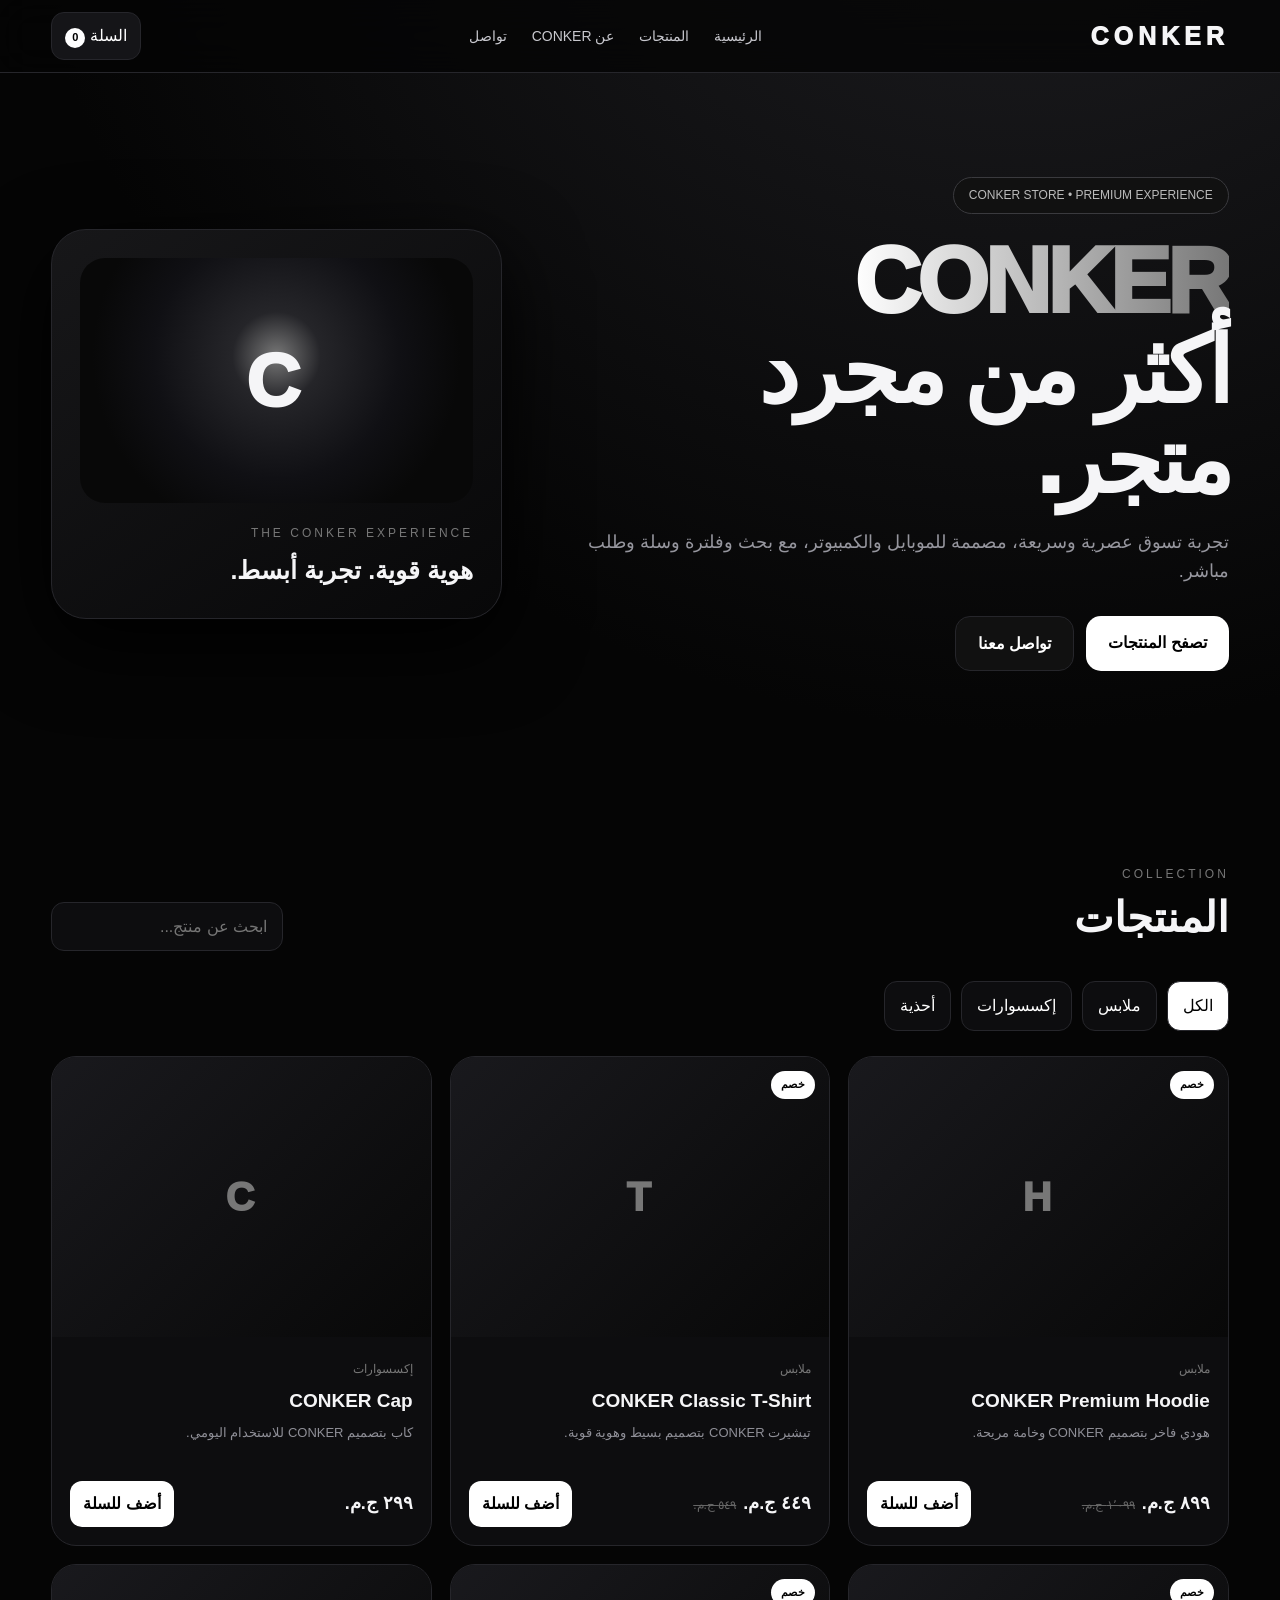
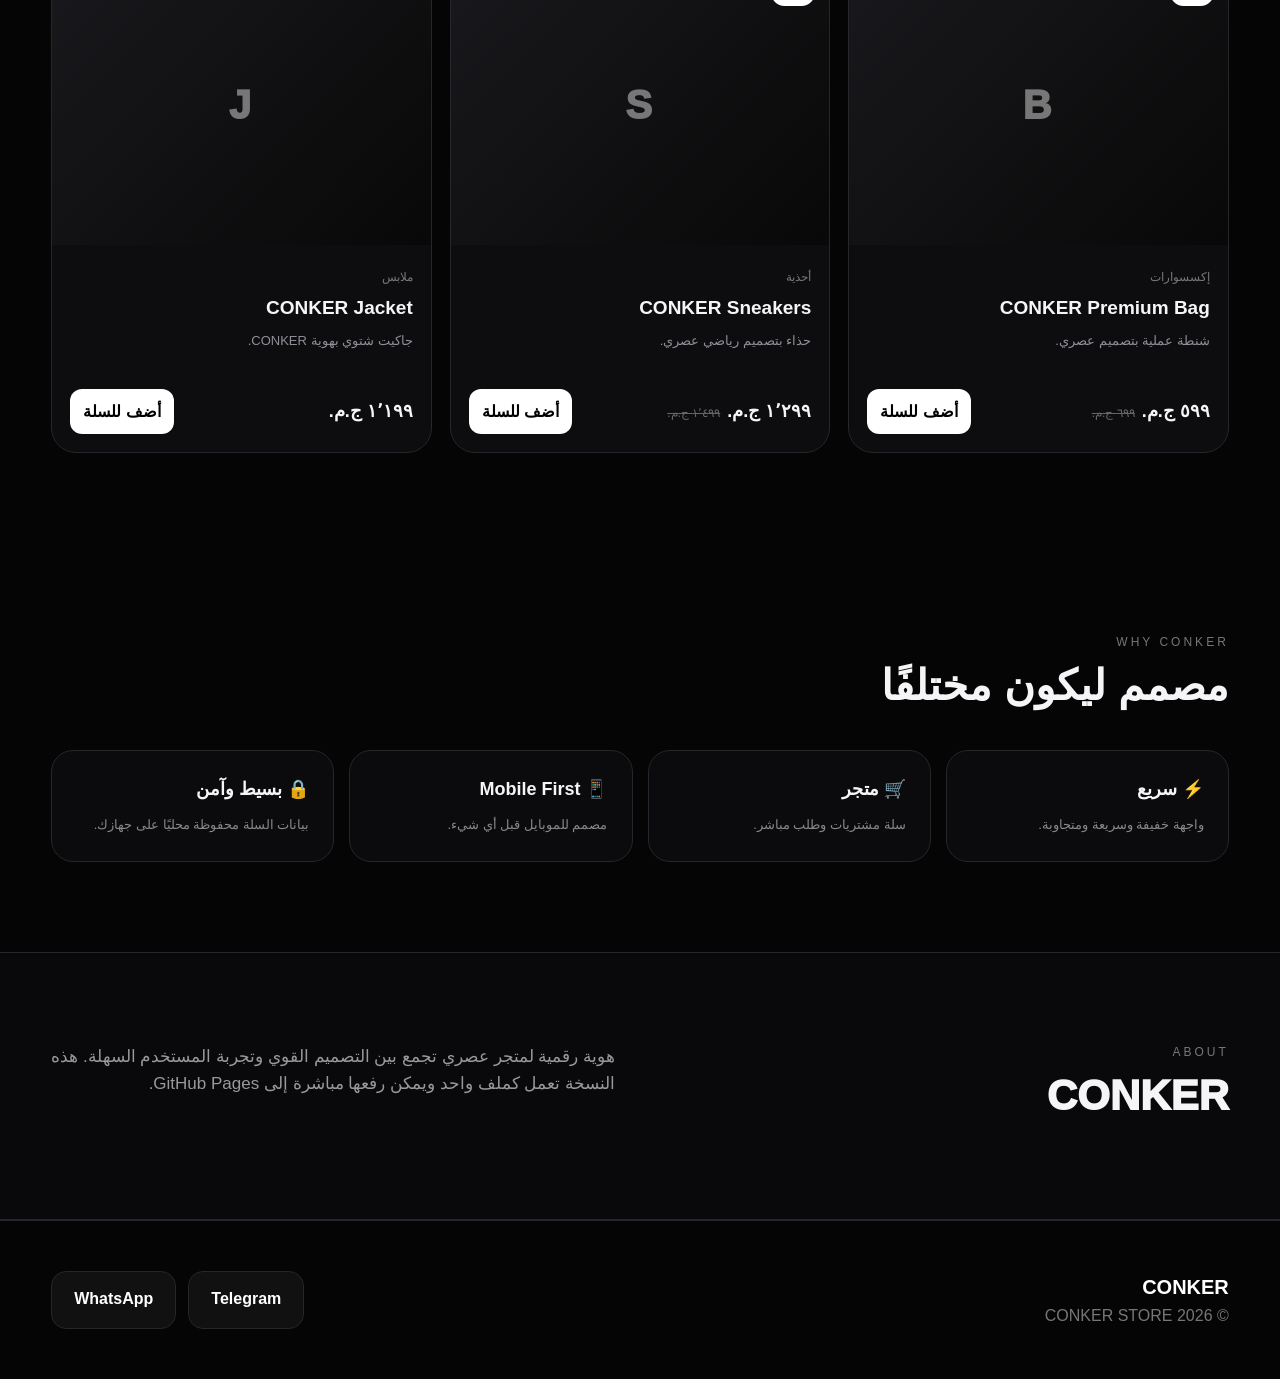
<file: index-1.html>
<!DOCTYPE html>
<html lang="ar" dir="rtl">
<head>
<meta charset="UTF-8">
<meta name="viewport" content="width=device-width,initial-scale=1.0">
<meta name="description" content="CONKER STORE - متجر إلكتروني عصري">
<meta name="theme-color" content="#050505">
<title>CONKER STORE</title>
<style>
:root{--bg:#050505;--card:#0d0d0f;--card2:#151518;--line:#26262b;--text:#f5f5f7;--muted:#96969e;--accent:#fff;--danger:#ff5757;--ok:#32d583}
*{box-sizing:border-box;margin:0;padding:0}
html{scroll-behavior:smooth}
body{background:radial-gradient(circle at 80% -10%,#202024 0,transparent 30%),var(--bg);color:var(--text);font-family:Arial,Tahoma,sans-serif;line-height:1.6}
button,input,select,textarea{font:inherit}button{cursor:pointer}a{text-decoration:none;color:inherit}
.container{width:min(1180px,92%);margin:auto}
header{position:sticky;top:0;z-index:100;background:rgba(5,5,5,.78);backdrop-filter:blur(18px);border-bottom:1px solid var(--line)}
.nav{height:72px;display:flex;align-items:center;justify-content:space-between;gap:20px}
.logo{font-size:25px;font-weight:1000;letter-spacing:5px}
.navlinks{display:flex;gap:25px;color:#c8c8ce;font-size:14px}.navlinks a:hover{color:#fff}
.actions{display:flex;gap:8px;align-items:center}.iconbtn{background:var(--card2);border:1px solid var(--line);color:#fff;border-radius:13px;padding:10px 13px}
.badge{display:inline-flex;min-width:20px;height:20px;padding:0 5px;align-items:center;justify-content:center;border-radius:99px;background:#fff;color:#000;font-size:11px;font-weight:bold}
.hero{min-height:78vh;display:flex;align-items:center;padding:70px 0}
.hero-grid{display:grid;grid-template-columns:1.2fr .8fr;gap:50px;align-items:center}
.kicker{display:inline-block;border:1px solid #3a3a3e;background:#111;padding:8px 15px;border-radius:99px;color:#bbb;font-size:12px}
h1{font-size:clamp(48px,8vw,92px);line-height:.98;margin:22px 0;font-weight:1000;letter-spacing:-4px}
.grad{background:linear-gradient(90deg,#fff,#777);-webkit-background-clip:text;color:transparent}
.hero p{max-width:650px;color:var(--muted);font-size:18px}
.ctas{display:flex;gap:12px;flex-wrap:wrap;margin-top:30px}
.btn{border:0;border-radius:15px;padding:14px 22px;font-weight:800;transition:.2s}
.btn:hover{transform:translateY(-2px)}.primary{background:#fff;color:#000}.secondary{background:#111;color:#fff;border:1px solid var(--line)}
.hero-card{border:1px solid var(--line);border-radius:35px;background:linear-gradient(145deg,#171719,#080809);padding:28px;min-height:390px;display:flex;flex-direction:column;justify-content:space-between;box-shadow:0 25px 80px #000}
.hero-art{height:245px;border-radius:25px;background:radial-gradient(circle at 50% 40%,#777 0,#252529 18%,#101014 50%,#080808 75%);display:grid;place-items:center;font-size:75px;font-weight:1000;letter-spacing:8px}
section{padding:90px 0}.section-head{display:flex;justify-content:space-between;align-items:end;gap:20px;margin-bottom:30px}.eyebrow{color:#777;font-size:12px;letter-spacing:3px}.title{font-size:42px;font-weight:1000}
.filters{display:flex;gap:10px;flex-wrap:wrap;margin-bottom:25px}.filter,.search{background:#0d0d0f;border:1px solid var(--line);color:#fff;border-radius:13px;padding:11px 15px}.search{min-width:230px;outline:0}.filter.active{background:#fff;color:#000}
.grid{display:grid;grid-template-columns:repeat(3,1fr);gap:18px}.product{background:var(--card);border:1px solid var(--line);border-radius:25px;overflow:hidden;transition:.25s}.product:hover{transform:translateY(-5px);border-color:#444}
.product-img{height:280px;background:linear-gradient(135deg,#19191d,#080808);display:grid;place-items:center;position:relative;overflow:hidden}.product-img img{width:100%;height:100%;object-fit:cover}.placeholder{font-size:40px;font-weight:1000;letter-spacing:3px;color:#777}
.sale{position:absolute;top:14px;right:14px;background:#fff;color:#000;padding:5px 10px;border-radius:99px;font-size:11px;font-weight:bold}
.product-body{padding:18px}.category{color:#777;font-size:12px}.product h3{margin-top:5px;font-size:19px}.desc{color:#8f8f97;font-size:13px;min-height:43px;margin-top:7px}.price{margin-top:15px;display:flex;align-items:center;justify-content:space-between;gap:10px}.price b{font-size:18px}.old{text-decoration:line-through;color:#666;font-size:12px;margin-right:7px}.add{background:#fff;color:#000;border:0;border-radius:12px;padding:10px 13px;font-weight:bold}
.features{display:grid;grid-template-columns:repeat(4,1fr);gap:15px}.feature{border:1px solid var(--line);background:#0b0b0d;border-radius:22px;padding:24px}.feature strong{display:block;font-size:18px;margin-bottom:8px}.feature span{color:#888;font-size:13px}
.about{border-block:1px solid var(--line);background:#09090b}.about-grid{display:grid;grid-template-columns:1fr 1fr;gap:50px}.about p{color:#999;font-size:17px}
footer{padding:50px 0;border-top:1px solid var(--line);color:#777}.footer-grid{display:flex;justify-content:space-between;gap:20px;flex-wrap:wrap}
.overlay{position:fixed;inset:0;background:rgba(0,0,0,.72);z-index:200;display:none}.overlay.show{display:block}
.drawer{position:absolute;top:0;left:0;width:min(450px,94%);height:100%;background:#0a0a0c;border-right:1px solid var(--line);padding:22px;overflow:auto;animation:slide .25s}
@keyframes slide{from{transform:translateX(-100%)}to{transform:translateX(0)}}
.drawer-head{display:flex;justify-content:space-between;align-items:center;border-bottom:1px solid var(--line);padding-bottom:15px}.close{background:none;border:0;color:#fff;font-size:25px}
.cart-item{display:flex;gap:12px;padding:16px 0;border-bottom:1px solid var(--line)}.cart-thumb{width:70px;height:70px;border-radius:14px;background:#18181c;display:grid;place-items:center;color:#777;font-weight:bold}.cart-info{flex:1}.remove{background:none;border:0;color:#ff6969;font-size:12px}
.total{display:flex;justify-content:space-between;font-size:20px;font-weight:bold;margin:20px 0}
.modal{position:fixed;inset:0;background:rgba(0,0,0,.8);z-index:300;display:none;place-items:center;padding:18px}.modal.show{display:grid}.modal-box{width:min(560px,100%);max-height:92vh;overflow:auto;background:#0d0d10;border:1px solid var(--line);border-radius:25px;padding:25px}
.form{display:grid;gap:12px;margin-top:20px}.form input,.form textarea{width:100%;background:#070709;border:1px solid var(--line);color:#fff;border-radius:13px;padding:13px;outline:0}.form textarea{min-height:100px;resize:vertical}
.toast{position:fixed;bottom:20px;right:20px;background:#fff;color:#000;padding:13px 17px;border-radius:13px;z-index:500;font-weight:bold;transform:translateY(100px);opacity:0;transition:.25s}.toast.show{transform:none;opacity:1}
.empty{text-align:center;color:#777;padding:45px 10px;border:1px dashed #333;border-radius:20px;grid-column:1/-1}
@media(max-width:850px){.hero-grid,.about-grid{grid-template-columns:1fr}.hero{padding-top:45px}.hero-card{min-height:300px}.grid{grid-template-columns:repeat(2,1fr)}.features{grid-template-columns:repeat(2,1fr)}.navlinks{display:none}}
@media(max-width:520px){.grid{grid-template-columns:1fr}.features{grid-template-columns:1fr 1fr}.title{font-size:32px}h1{letter-spacing:-2px}.hero-art{height:200px;font-size:55px}.search{width:100%;min-width:0}.section-head{display:block}.section-head .search{margin-top:15px}}
</style>
</head>
<body>

<header>
<div class="container nav">
<a class="logo" href="#">CONKER</a>
<nav class="navlinks"><a href="#home">الرئيسية</a><a href="#products">المنتجات</a><a href="#about">عن CONKER</a><a href="#contact">تواصل</a></nav>
<div class="actions">
<button class="iconbtn" onclick="openCart()">السلة <span class="badge" id="cartCount">0</span></button>
</div>
</div>
</header>

<main>
<section id="home" class="hero">
<div class="container hero-grid">
<div>
<span class="kicker">CONKER STORE • PREMIUM EXPERIENCE</span>
<h1><span class="grad">CONKER</span><br>أكثر من مجرد متجر.</h1>
<p>تجربة تسوق عصرية وسريعة، مصممة للموبايل والكمبيوتر، مع بحث وفلترة وسلة وطلب مباشر.</p>
<div class="ctas"><a href="#products" class="btn primary">تصفح المنتجات</a><a href="#contact" class="btn secondary">تواصل معنا</a></div>
</div>
<div class="hero-card">
<div class="hero-art">C</div>
<div><div class="eyebrow">THE CONKER EXPERIENCE</div><h2 style="font-size:25px;margin-top:7px">هوية قوية. تجربة أبسط.</h2></div>
</div>
</div>
</section>

<section id="products">
<div class="container">
<div class="section-head">
<div><div class="eyebrow">COLLECTION</div><div class="title">المنتجات</div></div>
<input id="search" class="search" placeholder="ابحث عن منتج..." oninput="renderProducts()">
</div>
<div class="filters" id="filters"></div>
<div id="productsGrid" class="grid"></div>
</div>
</section>

<section>
<div class="container">
<div class="section-head"><div><div class="eyebrow">WHY CONKER</div><div class="title">مصمم ليكون مختلفًا</div></div></div>
<div class="features">
<div class="feature"><strong>⚡ سريع</strong><span>واجهة خفيفة وسريعة ومتجاوبة.</span></div>
<div class="feature"><strong>🛒 متجر</strong><span>سلة مشتريات وطلب مباشر.</span></div>
<div class="feature"><strong>📱 Mobile First</strong><span>مصمم للموبايل قبل أي شيء.</span></div>
<div class="feature"><strong>🔒 بسيط وآمن</strong><span>بيانات السلة محفوظة محليًا على جهازك.</span></div>
</div>
</div>
</section>

<section id="about" class="about">
<div class="container about-grid">
<div><div class="eyebrow">ABOUT</div><div class="title">CONKER</div></div>
<p>هوية رقمية لمتجر عصري تجمع بين التصميم القوي وتجربة المستخدم السهلة. هذه النسخة تعمل كملف واحد ويمكن رفعها مباشرة إلى GitHub Pages.</p>
</div>
</section>
</main>

<footer id="contact">
<div class="container footer-grid">
<div><strong style="color:#fff;font-size:20px">CONKER</strong><div>© 2026 CONKER STORE</div></div>
<div style="display:flex;gap:12px;flex-wrap:wrap"><a class="btn secondary" href="https://t.me/CONKER_CON" target="_blank">Telegram</a><a class="btn secondary" href="https://wa.me/201000000000" target="_blank">WhatsApp</a></div>
</div>
</footer>

<div id="cartOverlay" class="overlay" onclick="closeCart(event)">
<div class="drawer" onclick="event.stopPropagation()">
<div class="drawer-head"><h2>سلة المشتريات</h2><button class="close" onclick="closeCart()">×</button></div>
<div id="cartItems"></div>
<div id="cartBottom"></div>
</div>
</div>

<div id="checkoutModal" class="modal">
<div class="modal-box">
<div style="display:flex;justify-content:space-between;align-items:center"><h2>إتمام الطلب</h2><button class="close" onclick="closeCheckout()">×</button></div>
<p style="color:#888;margin-top:5px">أدخل بياناتك لإرسال تفاصيل الطلب.</p>
<form class="form" onsubmit="submitOrder(event)">
<input id="customer" required placeholder="الاسم الكامل">
<input id="phone" required placeholder="رقم الهاتف">
<textarea id="address" required placeholder="العنوان بالتفصيل"></textarea>
<button class="btn primary" type="submit">إرسال الطلب عبر WhatsApp</button>
</form>
</div>
</div>

<div id="toast" class="toast"></div>

<script>
const PRODUCTS=[
{id:1,name:"CONKER Premium Hoodie",cat:"ملابس",price:899,old:1099,letter:"H",desc:"هودي فاخر بتصميم CONKER وخامة مريحة.",image:""},
{id:2,name:"CONKER Classic T-Shirt",cat:"ملابس",price:449,old:549,letter:"T",desc:"تيشيرت CONKER بتصميم بسيط وهوية قوية.",image:""},
{id:3,name:"CONKER Cap",cat:"إكسسوارات",price:299,old:null,letter:"C",desc:"كاب بتصميم CONKER للاستخدام اليومي.",image:""},
{id:4,name:"CONKER Premium Bag",cat:"إكسسوارات",price:599,old:699,letter:"B",desc:"شنطة عملية بتصميم عصري.",image:""},
{id:5,name:"CONKER Sneakers",cat:"أحذية",price:1299,old:1499,letter:"S",desc:"حذاء بتصميم رياضي عصري.",image:""},
{id:6,name:"CONKER Jacket",cat:"ملابس",price:1199,old:null,letter:"J",desc:"جاكيت شتوي بهوية CONKER.",image:""}
];

let cart=JSON.parse(localStorage.getItem("conker_cart")||"[]");
let activeCat="الكل";

function money(n){return new Intl.NumberFormat("ar-EG",{style:"currency",currency:"EGP",maximumFractionDigits:0}).format(n)}
function save(){localStorage.setItem("conker_cart",JSON.stringify(cart));updateCartCount()}
function toast(t){const x=document.getElementById("toast");x.textContent=t;x.classList.add("show");setTimeout(()=>x.classList.remove("show"),1800)}
function categories(){return ["الكل",...new Set(PRODUCTS.map(p=>p.cat))]}
function renderFilters(){
document.getElementById("filters").innerHTML=categories().map(c=>`<button class="filter ${c===activeCat?"active":""}" onclick="setCat('${c}')">${c}</button>`).join("")
}
function setCat(c){activeCat=c;renderFilters();renderProducts()}
function renderProducts(){
const q=document.getElementById("search").value.toLowerCase().trim();
const list=PRODUCTS.filter(p=>(activeCat==="الكل"||p.cat===activeCat)&&(p.name.toLowerCase().includes(q)||p.desc.toLowerCase().includes(q)));
document.getElementById("productsGrid").innerHTML=list.length?list.map(p=>`
<article class="product">
<div class="product-img">${p.image?`<img src="${p.image}" alt="${p.name}">`:`<div class="placeholder">${p.letter}</div>`}${p.old?`<span class="sale">خصم</span>`:""}</div>
<div class="product-body"><span class="category">${p.cat}</span><h3>${p.name}</h3><div class="desc">${p.desc}</div>
<div class="price"><div><b>${money(p.price)}</b>${p.old?`<span class="old">${money(p.old)}</span>`:""}</div><button class="add" onclick="add(${p.id})">أضف للسلة</button></div></div>
</article>`).join(""):`<div class="empty">لا توجد منتجات مطابقة للبحث.</div>`;
}
function add(id){
const p=PRODUCTS.find(x=>x.id===id), found=cart.find(x=>x.id===id);
if(found)found.qty++;else cart.push({id,qty:1});
save();toast("تمت إضافة المنتج للسلة");renderCart()
}
function remove(id){cart=cart.filter(x=>x.id!==id);save();renderCart()}
function change(id,d){const x=cart.find(x=>x.id===id);if(!x)return;x.qty+=d;if(x.qty<=0)remove(id);else{save();renderCart()}}
function total(){return cart.reduce((s,x)=>{const p=PRODUCTS.find(p=>p.id===x.id);return s+p.price*x.qty},0)}
function updateCartCount(){document.getElementById("cartCount").textContent=cart.reduce((s,x)=>s+x.qty,0)}
function renderCart(){
const box=document.getElementById("cartItems"),bottom=document.getElementById("cartBottom");
if(!cart.length){box.innerHTML='<div class="empty" style="margin-top:20px">السلة فارغة.</div>';bottom.innerHTML="";return}
box.innerHTML=cart.map(x=>{const p=PRODUCTS.find(p=>p.id===x.id);return `<div class="cart-item"><div class="cart-thumb">${p.letter}</div><div class="cart-info"><b>${p.name}</b><div style="color:#888">${money(p.price)} × ${x.qty}</div><div style="margin-top:7px"><button class="iconbtn" onclick="change(${p.id},1)">+</button> <button class="iconbtn" onclick="change(${p.id},-1)">−</button> <button class="remove" onclick="remove(${p.id})">حذف</button></div></div></div>`}).join("");
bottom.innerHTML=`<div class="total"><span>الإجمالي</span><span>${money(total())}</span></div><button class="btn primary" style="width:100%" onclick="openCheckout()">إتمام الطلب</button>`;
}
function openCart(){document.getElementById("cartOverlay").classList.add("show");renderCart()}
function closeCart(e){if(!e||e.target===document.getElementById("cartOverlay"))document.getElementById("cartOverlay").classList.remove("show")}
function openCheckout(){if(!cart.length)return toast("السلة فارغة");document.getElementById("checkoutModal").classList.add("show")}
function closeCheckout(){document.getElementById("checkoutModal").classList.remove("show")}
function submitOrder(e){
e.preventDefault();
const customer=document.getElementById("customer").value,phone=document.getElementById("phone").value,address=document.getElementById("address").value;
let lines=`طلب جديد من CONKER STORE%0A%0Aالاسم: ${encodeURIComponent(customer)}%0Aالهاتف: ${encodeURIComponent(phone)}%0Aالعنوان: ${encodeURIComponent(address)}%0A%0Aالمنتجات:%0A`;
cart.forEach(x=>{const p=PRODUCTS.find(p=>p.id===x.id);lines+=encodeURIComponent(`${p.name} — ${x.qty} × ${p.price} EGP`)+"%0A"});
lines+=`%0Aالإجمالي: ${encodeURIComponent(money(total()))}`;
window.open("https://wa.me/201000000000?text="+lines,"_blank");
cart=[];save();closeCheckout();closeCart();toast("تم تجهيز الطلب");renderCart();
}
renderFilters();renderProducts();updateCartCount();
</script>
</body>
</html>
</file>
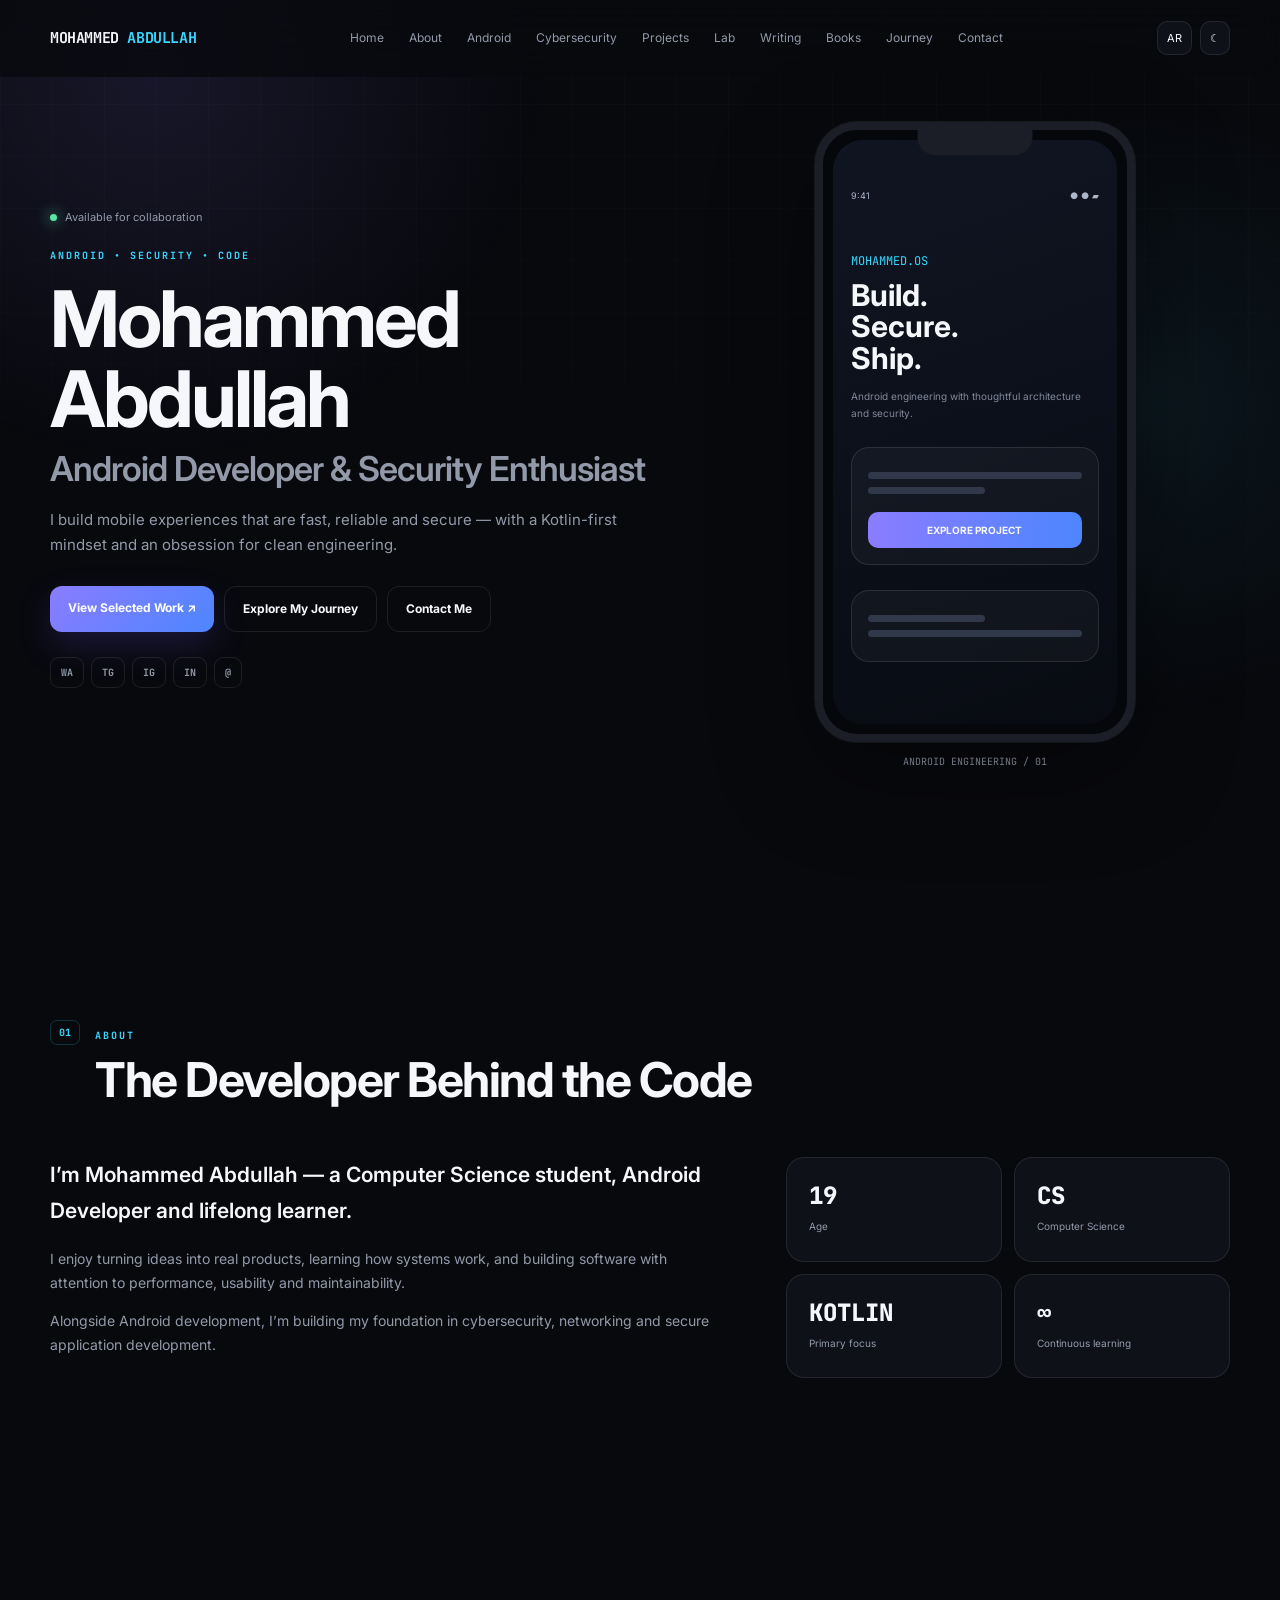
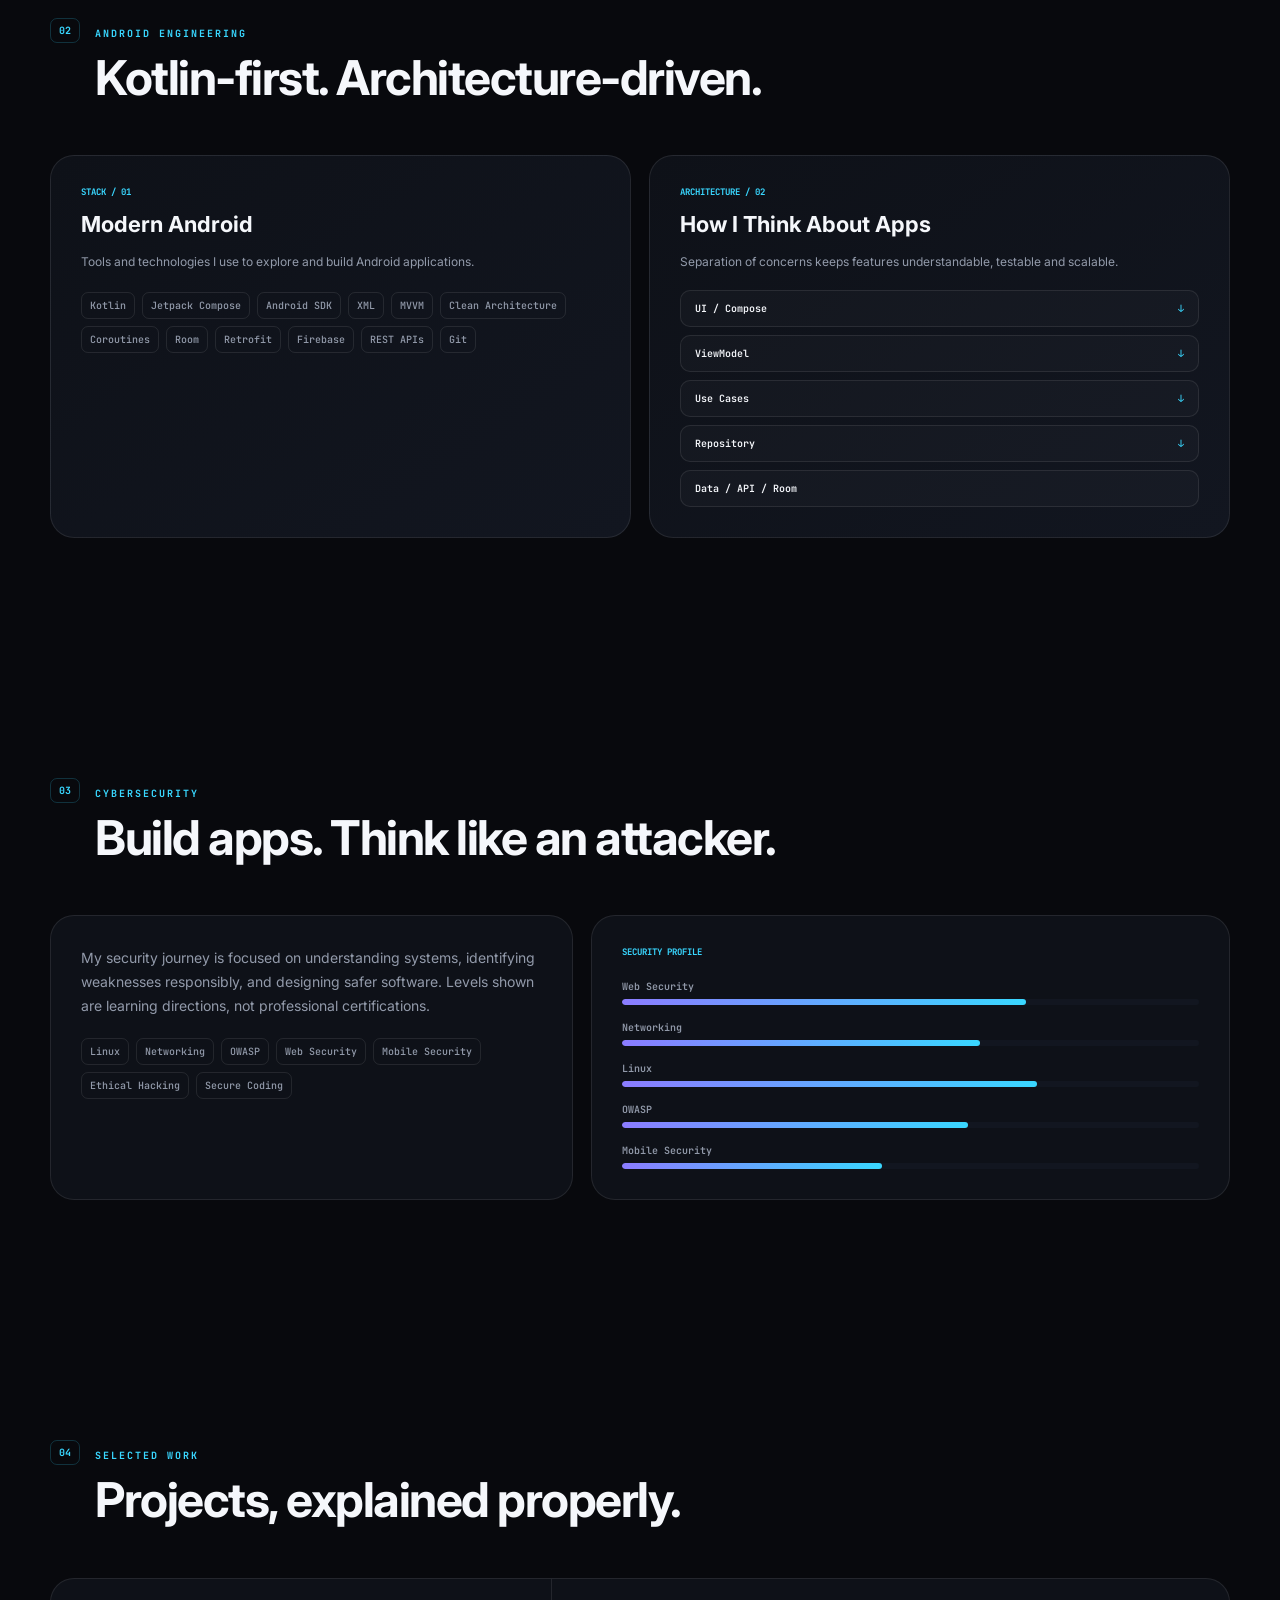
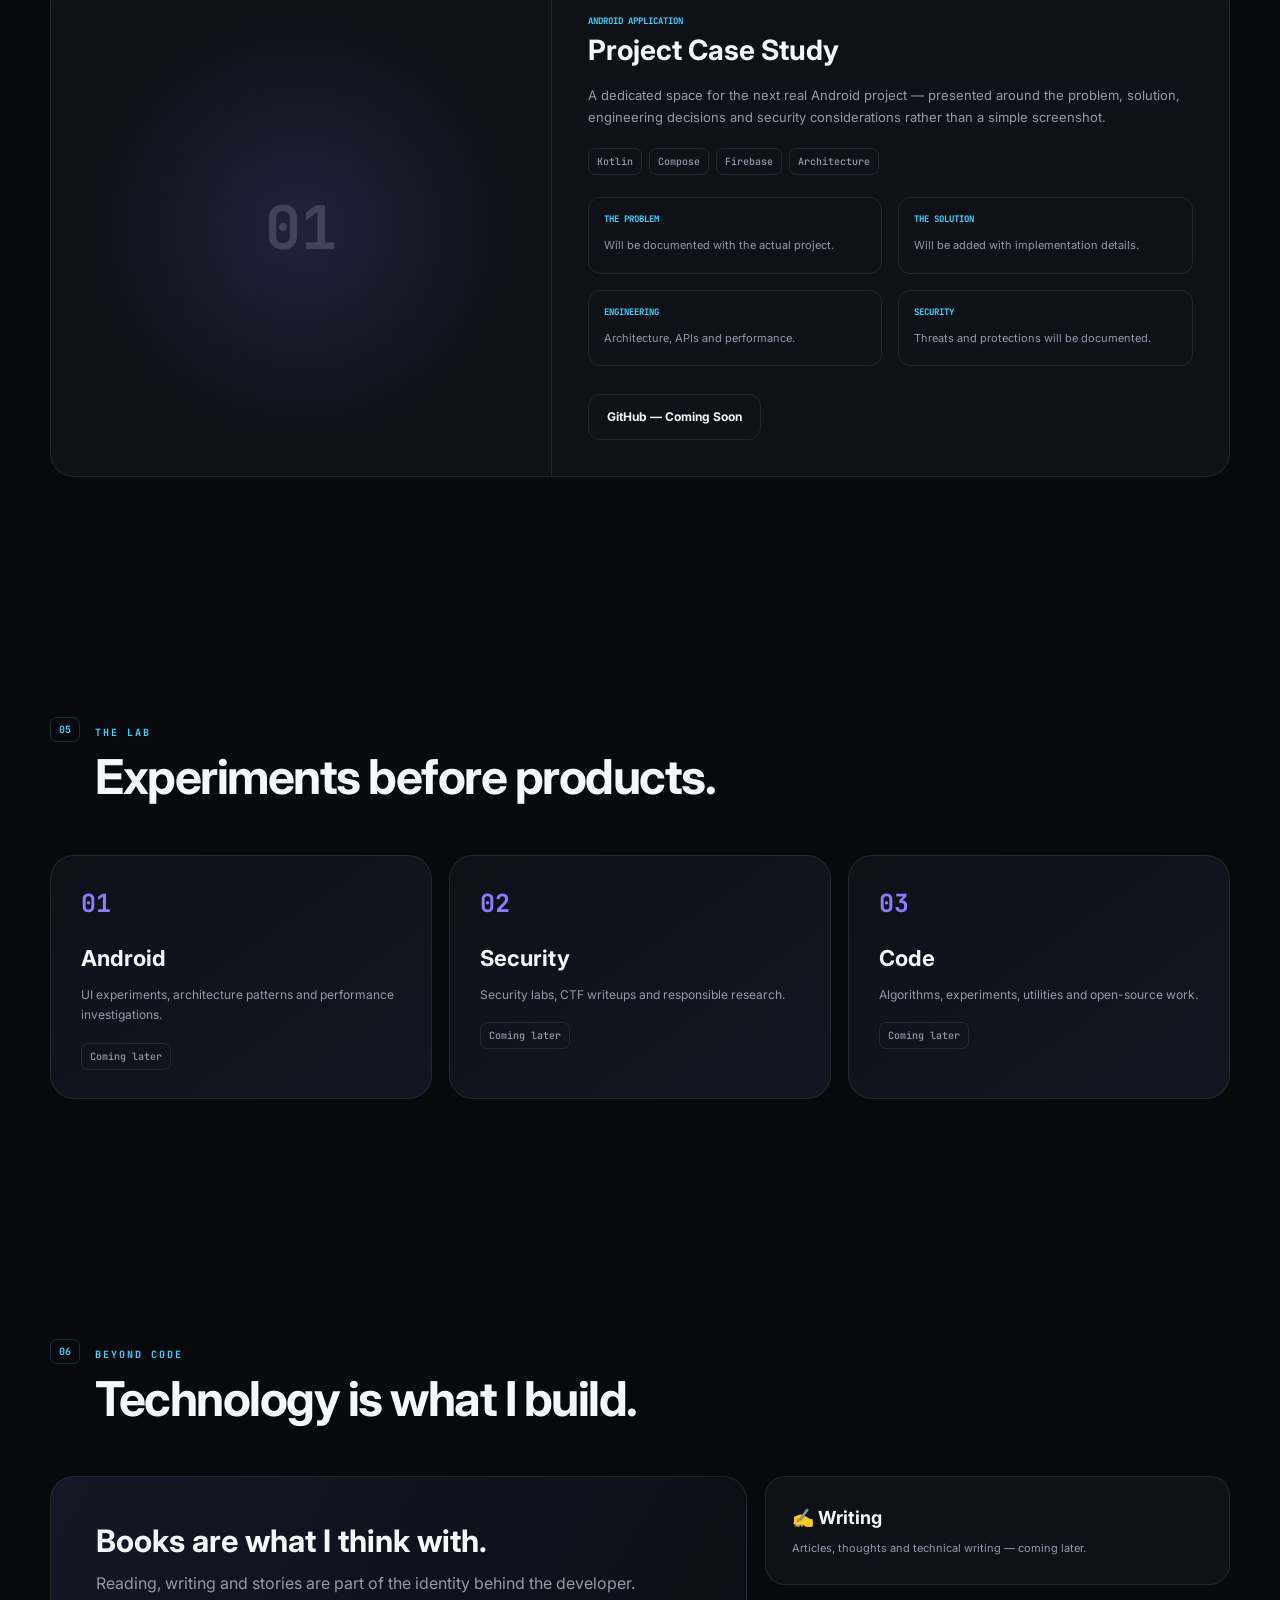
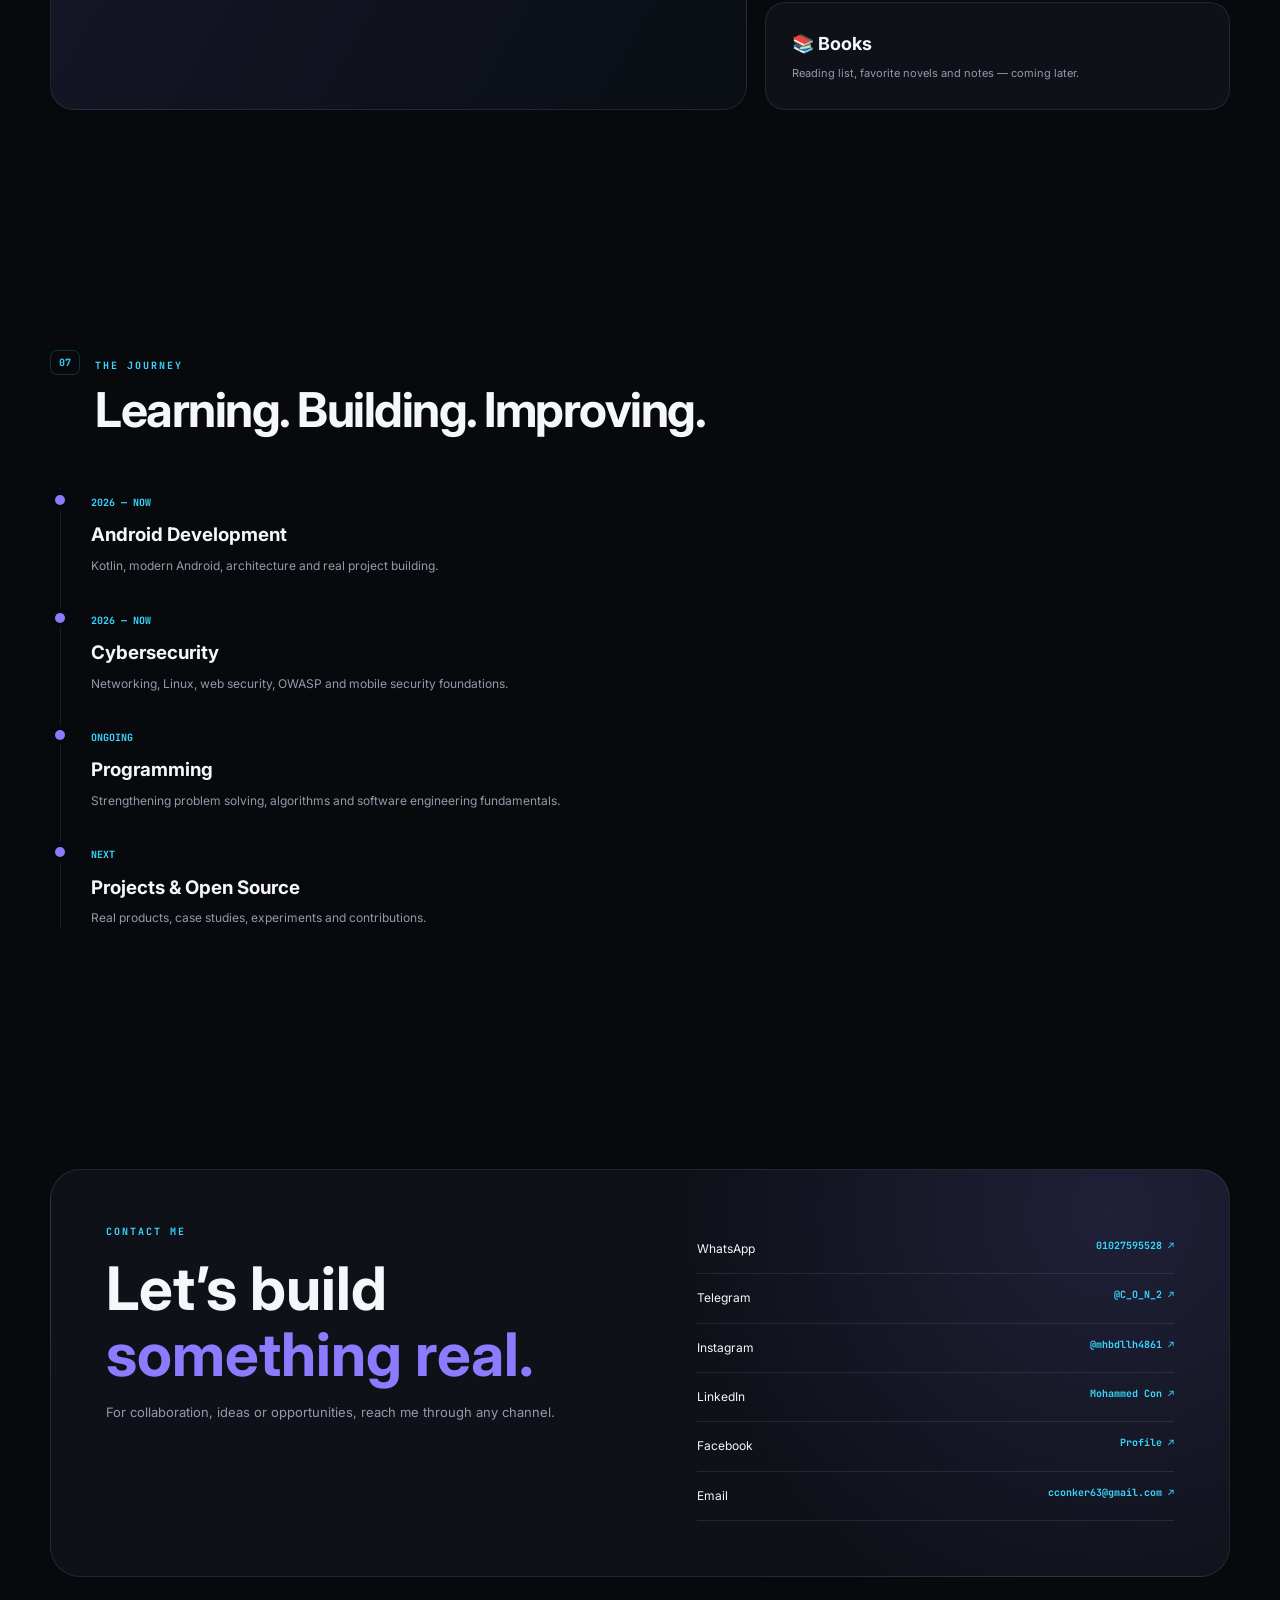
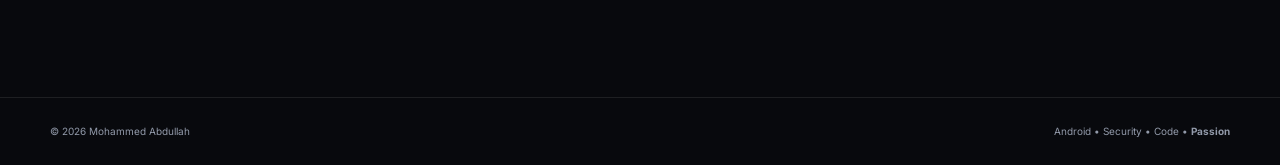
<file: index-2.html>
<!DOCTYPE html>
<html lang="en" dir="ltr">
<head>
<meta charset="UTF-8">
<meta name="viewport" content="width=device-width,initial-scale=1.0">
<meta name="description" content="Mohammed Abdullah — Android Developer, Programmer & Cybersecurity Enthusiast.">
<meta name="theme-color" content="#08090d">
<meta property="og:title" content="Mohammed Abdullah — Android Developer">
<meta property="og:description" content="Building mobile experiences with code, security and attention to detail.">
<title>Mohammed Abdullah — Android Developer</title>
<link rel="preconnect" href="https://fonts.googleapis.com">
<link rel="preconnect" href="https://fonts.gstatic.com" crossorigin>
<link href="https://fonts.googleapis.com/css2?family=Inter:wght@400;500;600;700;800&family=JetBrains+Mono:wght@400;500;600;700&family=Noto+Sans+Arabic:wght@400;500;600;700;800&display=swap" rel="stylesheet">
<style>
:root{
--bg:#08090d;--surface:#0e1118;--surface2:#121620;--text:#f5f7fb;--muted:#929aaa;
--line:rgba(255,255,255,.09);--accent:#8b7cff;--cyan:#39d7ff;--green:#59e6a7;
--shadow:0 30px 100px rgba(0,0,0,.38);--radius:24px
}
[data-theme="light"]{
--bg:#f4f6fa;--surface:#fff;--surface2:#eef1f6;--text:#10131a;--muted:#5e6675;
--line:rgba(10,20,40,.12);--accent:#6251e8;--cyan:#008db8;--green:#139c65;
--shadow:0 25px 70px rgba(30,40,70,.12)
}
*{box-sizing:border-box;margin:0;padding:0}
html{scroll-behavior:smooth}
body{background:var(--bg);color:var(--text);font-family:Inter,"Noto Sans Arabic",sans-serif;line-height:1.7;overflow-x:hidden;transition:background .3s,color .3s}
body:before{content:"";position:fixed;inset:0;z-index:-3;pointer-events:none;background:radial-gradient(circle at 12% 8%,rgba(139,124,255,.12),transparent 28%),radial-gradient(circle at 90% 45%,rgba(57,215,255,.07),transparent 25%)}
body:after{content:"";position:fixed;inset:0;z-index:-2;pointer-events:none;opacity:.25;background-image:linear-gradient(var(--line) 1px,transparent 1px),linear-gradient(90deg,var(--line) 1px,transparent 1px);background-size:52px 52px;mask-image:linear-gradient(to bottom,#000,transparent 85%)}
a{color:inherit;text-decoration:none}button{font:inherit;color:inherit}.container{width:min(1180px,calc(100% - 40px));margin:auto}.section{padding:120px 0}
.header{position:fixed;top:0;left:0;right:0;z-index:100;background:color-mix(in srgb,var(--bg) 78%,transparent);backdrop-filter:blur(18px);border-bottom:1px solid transparent;transition:.3s}
.header.scrolled{border-color:var(--line);box-shadow:0 10px 40px rgba(0,0,0,.08)}
.nav{height:76px;display:flex;align-items:center;justify-content:space-between;gap:20px}
.logo{font:700 15px "JetBrains Mono";letter-spacing:-.4px;white-space:nowrap}.logo b{color:var(--cyan)}
.navlinks{display:flex;gap:25px;align-items:center}.navlinks a{font-size:12px;color:var(--muted);transition:.2s}.navlinks a:hover{color:var(--text)}
.controls{display:flex;align-items:center;gap:8px}.control{border:1px solid var(--line);background:var(--surface);border-radius:10px;padding:7px 9px;font-size:11px;cursor:pointer}.menu{display:none;border:1px solid var(--line);background:var(--surface);border-radius:10px;padding:8px 10px;cursor:pointer}
.hero{min-height:100vh;display:flex;align-items:center;padding-top:110px}.hero-grid{display:grid;grid-template-columns:1.08fr .92fr;gap:70px;align-items:center}
.eyebrow{font:700 10px "JetBrains Mono";letter-spacing:2px;color:var(--cyan);margin-bottom:17px}.availability{display:inline-flex;align-items:center;gap:8px;color:var(--muted);font-size:11px;margin-bottom:22px}.dot{width:7px;height:7px;border-radius:50%;background:var(--green);box-shadow:0 0 14px var(--green)}
h1{font-size:clamp(42px,6.5vw,78px);line-height:1.03;letter-spacing:-3px;margin-bottom:20px}h1 span{display:block;color:var(--muted);font-weight:600;font-size:.44em;letter-spacing:-1px;margin-top:12px}
.hero p{max-width:660px;color:var(--muted);font-size:15px}.hero-actions{display:flex;gap:10px;flex-wrap:wrap;margin-top:28px}.btn{padding:12px 18px;border-radius:12px;font-size:12px;font-weight:700;border:1px solid var(--line);transition:.25s}.btn.primary{background:linear-gradient(135deg,var(--accent),#4d86ff);border:0;color:white;box-shadow:0 14px 35px rgba(100,80,230,.2)}.btn:hover{transform:translateY(-3px)}.socials{display:flex;gap:7px;margin-top:25px}.socials a{font:700 10px "JetBrains Mono";border:1px solid var(--line);padding:8px 10px;border-radius:9px;color:var(--muted)}
.device-wrap{display:flex;justify-content:center}.phone{width:min(320px,90vw);height:620px;border:8px solid #1b1e27;border-radius:42px;background:#05070b;box-shadow:var(--shadow),0 0 0 1px rgba(255,255,255,.08);padding:10px;position:relative;overflow:hidden}.phone:before{content:"";position:absolute;top:0;left:50%;transform:translateX(-50%);width:115px;height:25px;background:#1b1e27;border-radius:0 0 18px 18px;z-index:3}.screen{height:100%;border-radius:30px;background:linear-gradient(160deg,#101522,#080b12);padding:48px 18px 20px;overflow:hidden}.android-top{display:flex;justify-content:space-between;color:#aeb7ca;font-size:9px}.app-brand{margin-top:48px;font-size:12px;color:var(--cyan);font-family:"JetBrains Mono"}.screen h3{font-size:30px;line-height:1.05;margin:8px 0 14px}.screen p{font-size:10px;color:#7f899c}.mock-card{margin-top:25px;padding:16px;border:1px solid rgba(255,255,255,.1);background:rgba(255,255,255,.035);border-radius:18px}.mock-line{height:7px;border-radius:5px;background:#303849;margin:8px 0}.mock-line.short{width:55%}.mock-button{margin-top:18px;height:36px;border-radius:10px;background:linear-gradient(90deg,var(--accent),#4d86ff);display:grid;place-items:center;font-size:10px;font-weight:700}.phone-note{text-align:center;margin-top:13px;color:var(--muted);font:10px "JetBrains Mono"}
.section-head{display:flex;gap:15px;align-items:flex-start;margin-bottom:50px}.num{font:700 10px "JetBrains Mono";color:var(--cyan);border:1px solid rgba(57,215,255,.2);padding:5px 8px;border-radius:7px}.section-head small{font:700 10px "JetBrains Mono";color:var(--cyan);letter-spacing:2px}.section-head h2{font-size:clamp(30px,4vw,48px);line-height:1.15;margin-top:5px;letter-spacing:-1.5px}
.intro-grid{display:grid;grid-template-columns:1.2fr .8fr;gap:70px}.lead{font-size:21px;font-weight:600;margin-bottom:18px}.muted{color:var(--muted);font-size:14px;margin-bottom:15px}.facts{display:grid;grid-template-columns:1fr 1fr;gap:12px}.fact{padding:22px;border:1px solid var(--line);background:var(--surface);border-radius:18px}.fact strong{display:block;font:800 24px "JetBrains Mono"}.fact small{color:var(--muted);font-size:10px}
.engineering{display:grid;grid-template-columns:1fr 1fr;gap:18px}.card{border:1px solid var(--line);background:linear-gradient(145deg,var(--surface),var(--surface2));border-radius:var(--radius);padding:30px;transition:.3s}.card:hover{transform:translateY(-5px);border-color:rgba(139,124,255,.45);box-shadow:var(--shadow)}.card-label{font:700 9px "JetBrains Mono";color:var(--cyan)}.card h3{font-size:22px;margin:8px 0}.card p{font-size:12px;color:var(--muted)}.tags{display:flex;flex-wrap:wrap;gap:7px;margin-top:20px}.tag{font:500 10px "JetBrains Mono";padding:6px 8px;border:1px solid var(--line);border-radius:7px;color:var(--muted)}
.arch{margin-top:18px;display:grid;gap:8px}.arch div{padding:11px 14px;border:1px solid var(--line);border-radius:10px;background:rgba(255,255,255,.025);font:600 10px "JetBrains Mono"}.arch div:after{content:"↓";float:right;color:var(--cyan)}.arch div:last-child:after{content:""}
.security{display:grid;grid-template-columns:.9fr 1.1fr;gap:18px}.security-box{border:1px solid var(--line);background:var(--surface);border-radius:var(--radius);padding:30px}.bars{margin-top:22px;display:grid;gap:16px}.barrow{font:600 10px "JetBrains Mono";color:var(--muted)}.track{height:6px;background:var(--surface2);border-radius:9px;margin-top:6px;overflow:hidden}.fill{height:100%;width:var(--w);background:linear-gradient(90deg,var(--accent),var(--cyan));border-radius:inherit}
.projects{display:grid;gap:18px}.project{display:grid;grid-template-columns:.85fr 1.15fr;min-height:360px;border:1px solid var(--line);border-radius:var(--radius);overflow:hidden;background:var(--surface)}.project-visual{display:grid;place-items:center;background:radial-gradient(circle,rgba(139,124,255,.16),transparent 60%);border-right:1px solid var(--line)}.project-visual div{font:700 60px "JetBrains Mono";color:rgba(255,255,255,.16)}.project-body{padding:36px}.project-body h3{font-size:28px}.project-body p{color:var(--muted);font-size:13px;margin:10px 0 20px}.case-grid{display:grid;grid-template-columns:1fr 1fr;gap:16px;margin-top:22px}.case-grid div{padding:15px;border:1px solid var(--line);border-radius:12px}.case-grid small{display:block;color:var(--cyan);font:700 9px "JetBrains Mono";margin-bottom:5px}.case-grid span{font-size:11px;color:var(--muted)}
.lab-grid,.writing-grid{display:grid;grid-template-columns:repeat(3,1fr);gap:17px}.lab-item{min-height:210px}.lab-icon{font:700 25px "JetBrains Mono";color:var(--accent);margin-bottom:20px}
.beyond{display:grid;grid-template-columns:1.2fr .8fr;gap:18px}.quote{padding:45px;border:1px solid var(--line);border-radius:var(--radius);background:linear-gradient(120deg,rgba(139,124,255,.11),rgba(57,215,255,.03))}.quote h3{font-size:31px;line-height:1.2}.quote p{color:var(--muted);margin-top:10px}.mini-stack{display:grid;gap:17px}.mini{padding:26px;border:1px solid var(--line);border-radius:20px;background:var(--surface)}.mini b{font-size:18px}.mini p{font-size:11px;color:var(--muted);margin-top:5px}
.timeline{position:relative;margin-left:10px;border-left:1px solid var(--line);padding-left:30px;display:grid;gap:28px}.event{position:relative}.event:before{content:"";position:absolute;left:-36px;top:8px;width:10px;height:10px;border-radius:50%;background:var(--accent);box-shadow:0 0 0 5px var(--bg)}.event small{font:700 10px "JetBrains Mono";color:var(--cyan)}.event h3{margin:5px 0}.event p{color:var(--muted);font-size:12px}
.contact{padding:55px;border:1px solid var(--line);border-radius:30px;background:radial-gradient(circle at 90% 10%,rgba(139,124,255,.14),transparent 38%),var(--surface);display:grid;grid-template-columns:1fr .9fr;gap:60px}.contact h2{font-size:clamp(38px,5vw,60px);line-height:1.1}.contact h2 span{color:var(--accent)}.contact p{color:var(--muted);font-size:13px;margin-top:14px}.contact-links{display:grid}.contact-link{display:flex;justify-content:space-between;padding:14px 0;border-bottom:1px solid var(--line);font-size:12px}.contact-link span:last-child{font:700 10px "JetBrains Mono";color:var(--cyan)}
footer{padding:25px 0;border-top:1px solid var(--line);color:var(--muted);font-size:10px}.footer{display:flex;justify-content:space-between}
.reveal{opacity:0;transform:translateY(18px);transition:.7s}.reveal.show{opacity:1;transform:none}
.lang-ar{font-family:"Noto Sans Arabic",sans-serif}
@media(max-width:900px){.navlinks{display:none;position:absolute;top:70px;left:20px;right:20px;padding:15px;flex-direction:column;align-items:stretch;background:var(--surface);border:1px solid var(--line);border-radius:18px}.navlinks.open{display:flex}.menu{display:block}.hero-grid,.intro-grid,.security,.beyond,.contact,.project{grid-template-columns:1fr}.project-visual{min-height:250px;border-right:0;border-bottom:1px solid var(--line)}.engineering{grid-template-columns:1fr}.lab-grid,.writing-grid{grid-template-columns:1fr 1fr}.hero{padding-top:110px}.phone{height:560px}}
@media(max-width:600px){.container{width:calc(100% - 28px)}.section{padding:85px 0}h1{font-size:47px;letter-spacing:-2px}.hero p{font-size:13px}.nav{height:70px}.controls .control:first-child{display:none}.lab-grid,.writing-grid,.case-grid{grid-template-columns:1fr}.facts{grid-template-columns:1fr 1fr}.contact{padding:28px}.project-body{padding:25px}.footer{flex-direction:column;gap:7px;text-align:center}}
</style>
</head>
<body>

<header class="header" id="header">
<div class="container nav">
<a class="logo" href="#home">MOHAMMED <b>ABDULLAH</b></a>
<nav class="navlinks" id="navlinks">
<a href="#home" data-i="navHome">Home</a><a href="#about" data-i="navAbout">About</a><a href="#android" data-i="navAndroid">Android</a><a href="#security" data-i="navSecurity">Cybersecurity</a><a href="#projects" data-i="navProjects">Projects</a><a href="#lab" data-i="navLab">Lab</a><a href="#writing" data-i="navWriting">Writing</a><a href="#books" data-i="navBooks">Books</a><a href="#journey" data-i="navJourney">Journey</a><a href="#contact" data-i="navContact">Contact</a>
</nav>
<div class="controls"><button class="control" id="lang">EN</button><button class="control" id="theme">☾</button><button class="menu" id="menu">☰</button></div>
</div>
</header>

<main>
<section class="hero section" id="home">
<div class="container hero-grid">
<div class="reveal">
<div class="availability"><span class="dot"></span><span data-i="available">Available for collaboration</span></div>
<div class="eyebrow">ANDROID • SECURITY • CODE</div>
<h1>Mohammed Abdullah<span data-i="heroRole">Android Developer & Security Enthusiast</span></h1>
<p data-i="heroDesc">I build mobile experiences that are fast, reliable and secure — with a Kotlin-first mindset and an obsession for clean engineering.</p>
<div class="hero-actions"><a class="btn primary" href="#projects" data-i="viewProjects">View Selected Work ↗</a><a class="btn" href="#journey" data-i="journeyBtn">Explore My Journey</a><a class="btn" href="#contact" data-i="contactBtn">Contact Me</a></div>
<div class="socials"><a href="https://wa.me/201027595528" target="_blank">WA</a><a href="https://t.me/C_O_N_2" target="_blank">TG</a><a href="https://www.instagram.com/mhbdllh4861/" target="_blank">IG</a><a href="https://www.linkedin.com/in/mohammed-con" target="_blank">IN</a><a href="mailto:cconker63@gmail.com">@</a></div>
</div>
<div class="device-wrap reveal">
<div><div class="phone"><div class="screen"><div class="android-top"><span>9:41</span><span>● ● ▰</span></div><div class="app-brand">MOHAMMED.OS</div><h3>Build.<br>Secure.<br>Ship.</h3><p>Android engineering with thoughtful architecture and security.</p><div class="mock-card"><div class="mock-line"></div><div class="mock-line short"></div><div class="mock-button">EXPLORE PROJECT</div></div><div class="mock-card"><div class="mock-line short"></div><div class="mock-line"></div></div></div></div><div class="phone-note">ANDROID ENGINEERING / 01</div></div>
</div>
</div>
</section>

<section class="section" id="about"><div class="container">
<div class="section-head reveal"><span class="num">01</span><div><small>ABOUT</small><h2 data-i="aboutTitle">The Developer Behind the Code</h2></div></div>
<div class="intro-grid"><div class="reveal"><p class="lead" data-i="aboutLead">I’m Mohammed Abdullah — a Computer Science student, Android Developer and lifelong learner.</p><p class="muted" data-i="aboutP1">I enjoy turning ideas into real products, learning how systems work, and building software with attention to performance, usability and maintainability.</p><p class="muted" data-i="aboutP2">Alongside Android development, I’m building my foundation in cybersecurity, networking and secure application development.</p></div><div class="facts reveal"><div class="fact"><strong>19</strong><small data-i="age">Age</small></div><div class="fact"><strong>CS</strong><small data-i="study">Computer Science</small></div><div class="fact"><strong>KOTLIN</strong><small data-i="focus">Primary focus</small></div><div class="fact"><strong>∞</strong><small data-i="learning">Continuous learning</small></div></div></div>
</div></section>

<section class="section" id="android"><div class="container">
<div class="section-head reveal"><span class="num">02</span><div><small>ANDROID ENGINEERING</small><h2>Kotlin-first. Architecture-driven.</h2></div></div>
<div class="engineering">
<div class="card reveal"><div class="card-label">STACK / 01</div><h3>Modern Android</h3><p>Tools and technologies I use to explore and build Android applications.</p><div class="tags"><span class="tag">Kotlin</span><span class="tag">Jetpack Compose</span><span class="tag">Android SDK</span><span class="tag">XML</span><span class="tag">MVVM</span><span class="tag">Clean Architecture</span><span class="tag">Coroutines</span><span class="tag">Room</span><span class="tag">Retrofit</span><span class="tag">Firebase</span><span class="tag">REST APIs</span><span class="tag">Git</span></div></div>
<div class="card reveal"><div class="card-label">ARCHITECTURE / 02</div><h3>How I Think About Apps</h3><p>Separation of concerns keeps features understandable, testable and scalable.</p><div class="arch"><div>UI / Compose</div><div>ViewModel</div><div>Use Cases</div><div>Repository</div><div>Data / API / Room</div></div></div>
</div></div></section>

<section class="section" id="security"><div class="container">
<div class="section-head reveal"><span class="num">03</span><div><small>CYBERSECURITY</small><h2>Build apps. Think like an attacker.</h2></div></div>
<div class="security"><div class="security-box reveal"><p class="muted">My security journey is focused on understanding systems, identifying weaknesses responsibly, and designing safer software. Levels shown are learning directions, not professional certifications.</p><div class="tags"><span class="tag">Linux</span><span class="tag">Networking</span><span class="tag">OWASP</span><span class="tag">Web Security</span><span class="tag">Mobile Security</span><span class="tag">Ethical Hacking</span><span class="tag">Secure Coding</span></div></div><div class="security-box reveal"><div class="card-label">SECURITY PROFILE</div><div class="bars"><div class="barrow">Web Security<div class="track"><div class="fill" style="--w:70%"></div></div></div><div class="barrow">Networking<div class="track"><div class="fill" style="--w:62%"></div></div></div><div class="barrow">Linux<div class="track"><div class="fill" style="--w:72%"></div></div></div><div class="barrow">OWASP<div class="track"><div class="fill" style="--w:60%"></div></div></div><div class="barrow">Mobile Security<div class="track"><div class="fill" style="--w:45%"></div></div></div></div></div></div>
</div></section>

<section class="section" id="projects"><div class="container">
<div class="section-head reveal"><span class="num">04</span><div><small>SELECTED WORK</small><h2>Projects, explained properly.</h2></div></div>
<div class="projects"><article class="project reveal"><div class="project-visual"><div>01</div></div><div class="project-body"><div class="card-label">ANDROID APPLICATION</div><h3>Project Case Study</h3><p>A dedicated space for the next real Android project — presented around the problem, solution, engineering decisions and security considerations rather than a simple screenshot.</p><div class="tags"><span class="tag">Kotlin</span><span class="tag">Compose</span><span class="tag">Firebase</span><span class="tag">Architecture</span></div><div class="case-grid"><div><small>THE PROBLEM</small><span>Will be documented with the actual project.</span></div><div><small>THE SOLUTION</small><span>Will be added with implementation details.</span></div><div><small>ENGINEERING</small><span>Architecture, APIs and performance.</span></div><div><small>SECURITY</small><span>Threats and protections will be documented.</span></div></div><div class="hero-actions"><span class="btn">GitHub — Coming Soon</span></div></div></article></div>
</div></section>

<section class="section" id="lab"><div class="container">
<div class="section-head reveal"><span class="num">05</span><div><small>THE LAB</small><h2>Experiments before products.</h2></div></div>
<div class="lab-grid"><div class="card lab-item reveal"><div class="lab-icon">01</div><h3>Android</h3><p class="muted">UI experiments, architecture patterns and performance investigations.</p><span class="tag">Coming later</span></div><div class="card lab-item reveal"><div class="lab-icon">02</div><h3>Security</h3><p class="muted">Security labs, CTF writeups and responsible research.</p><span class="tag">Coming later</span></div><div class="card lab-item reveal"><div class="lab-icon">03</div><h3>Code</h3><p class="muted">Algorithms, experiments, utilities and open-source work.</p><span class="tag">Coming later</span></div></div>
</div></section>

<section class="section" id="writing"><div class="container">
<div class="section-head reveal"><span class="num">06</span><div><small>BEYOND CODE</small><h2>Technology is what I build.</h2></div></div>
<div class="beyond"><div class="quote reveal"><h3>Books are what I think with.</h3><p>Reading, writing and stories are part of the identity behind the developer.</p></div><div class="mini-stack"><div class="mini reveal"><b>✍ Writing</b><p>Articles, thoughts and technical writing — coming later.</p></div><div class="mini reveal" id="books"><b>📚 Books</b><p>Reading list, favorite novels and notes — coming later.</p></div></div></div>
</div></section>

<section class="section" id="journey"><div class="container">
<div class="section-head reveal"><span class="num">07</span><div><small>THE JOURNEY</small><h2>Learning. Building. Improving.</h2></div></div>
<div class="timeline"><div class="event reveal"><small>2026 — NOW</small><h3>Android Development</h3><p>Kotlin, modern Android, architecture and real project building.</p></div><div class="event reveal"><small>2026 — NOW</small><h3>Cybersecurity</h3><p>Networking, Linux, web security, OWASP and mobile security foundations.</p></div><div class="event reveal"><small>ONGOING</small><h3>Programming</h3><p>Strengthening problem solving, algorithms and software engineering fundamentals.</p></div><div class="event reveal"><small>NEXT</small><h3>Projects & Open Source</h3><p>Real products, case studies, experiments and contributions.</p></div></div>
</div></section>

<section class="section" id="contact"><div class="container">
<div class="contact reveal"><div><div class="eyebrow">CONTACT ME</div><h2>Let’s build<br><span>something real.</span></h2><p>For collaboration, ideas or opportunities, reach me through any channel.</p></div><div class="contact-links"><a class="contact-link" href="https://wa.me/201027595528" target="_blank"><span>WhatsApp</span><span>01027595528 ↗</span></a><a class="contact-link" href="https://t.me/C_O_N_2" target="_blank"><span>Telegram</span><span>@C_O_N_2 ↗</span></a><a class="contact-link" href="https://www.instagram.com/mhbdllh4861/" target="_blank"><span>Instagram</span><span>@mhbdllh4861 ↗</span></a><a class="contact-link" href="https://www.linkedin.com/in/mohammed-con" target="_blank"><span>LinkedIn</span><span>Mohammed Con ↗</span></a><a class="contact-link" href="https://www.facebook.com/share/1DsBQE5YmH/" target="_blank"><span>Facebook</span><span>Profile ↗</span></a><a class="contact-link" href="mailto:cconker63@gmail.com"><span>Email</span><span>cconker63@gmail.com ↗</span></a></div></div>
</div></section>
</main>

<footer><div class="container footer"><span>© <span id="year"></span> Mohammed Abdullah</span><span>Android • Security • Code • <b>Passion</b></span></div></footer>

<script>
const $=s=>document.querySelector(s), $$=s=>document.querySelectorAll(s);
const header=$("#header"), menu=$("#menu"), nav=$("#navlinks"), theme=$("#theme"), lang=$("#lang");
menu.onclick=()=>nav.classList.toggle("open");
$$(".navlinks a").forEach(a=>a.onclick=()=>nav.classList.remove("open"));
addEventListener("scroll",()=>header.classList.toggle("scrolled",scrollY>20));
const savedTheme=localStorage.getItem("theme"); if(savedTheme) document.documentElement.dataset.theme=savedTheme;
theme.onclick=()=>{const dark=document.documentElement.dataset.theme!=="light";document.documentElement.dataset.theme=dark?"light":"dark";theme.textContent=dark?"☀":"☾";localStorage.setItem("theme",document.documentElement.dataset.theme)};
theme.textContent=document.documentElement.dataset.theme==="light"?"☀":"☾";
const translations={
en:{navHome:"Home",navAbout:"About",navAndroid:"Android",navSecurity:"Cybersecurity",navProjects:"Projects",navLab:"Lab",navWriting:"Writing",navBooks:"Books",navJourney:"Journey",navContact:"Contact",available:"Available for collaboration",heroRole:"Android Developer & Security Enthusiast",heroDesc:"I build mobile experiences that are fast, reliable and secure — with a Kotlin-first mindset and an obsession for clean engineering.",viewProjects:"View Selected Work ↗",journeyBtn:"Explore My Journey",contactBtn:"Contact Me",aboutTitle:"The Developer Behind the Code",aboutLead:"I’m Mohammed Abdullah — a Computer Science student, Android Developer and lifelong learner.",aboutP1:"I enjoy turning ideas into real products, learning how systems work, and building software with attention to performance, usability and maintainability.",aboutP2:"Alongside Android development, I’m building my foundation in cybersecurity, networking and secure application development.",age:"Age",study:"Computer Science",focus:"Primary focus",learning:"Continuous learning"},
ar:{navHome:"الرئيسية",navAbout:"من أنا",navAndroid:"أندرويد",navSecurity:"الأمن السيبراني",navProjects:"المشاريع",navLab:"المعمل",navWriting:"الكتابة",navBooks:"الكتب",navJourney:"الرحلة",navContact:"تواصل",available:"متاح للتعاون",heroRole:"مطور Android ومهتم بالأمن السيبراني",heroDesc:"أبني تجارب موبايل سريعة وموثوقة وآمنة، بعقلية Kotlin واهتمام كبير بجودة الهندسة.",viewProjects:"استكشف المشاريع ↗",journeyBtn:"اكتشف رحلتي",contactBtn:"تواصل معي",aboutTitle:"المطور خلف الكود",aboutLead:"أنا محمد عبدالله — طالب حاسبات ومعلومات، مطور Android ومتعلم باستمرار.",aboutP1:"أحب تحويل الأفكار إلى منتجات حقيقية، وفهم طريقة عمل الأنظمة، وبناء برمجيات تهتم بالأداء وتجربة الاستخدام وقابلية الصيانة.",aboutP2:"وبجانب تطوير Android، أبني أساسًا قويًا في الأمن السيبراني والشبكات وتطوير التطبيقات الآمنة.",age:"العمر",study:"حاسبات ومعلومات",focus:"المجال الأساسي",learning:"تعلم مستمر"},
ja:{navHome:"ホーム",navAbout:"プロフィール",navAndroid:"Android",navSecurity:"サイバーセキュリティ",navProjects:"プロジェクト",navLab:"ラボ",navWriting:"ライティング",navBooks:"本",navJourney:"ジャーニー",navContact:"連絡先",available:"コラボレーション受付中",heroRole:"Android Developer & Security Enthusiast",heroDesc:"高速で信頼性が高く、安全なモバイル体験をKotlin中心の設計思想で構築しています。",viewProjects:"プロジェクトを見る ↗",journeyBtn:"Journeyを見る",contactBtn:"お問い合わせ",aboutTitle:"コードの向こう側にいる開発者",aboutLead:"Mohammed Abdullah — Computer Science学生、Android Developer、そして継続的な学習者です。",aboutP1:"アイデアを実際のプロダクトへ変え、システムを理解し、性能・使いやすさ・保守性を意識したソフトウェアを作ることが好きです。",aboutP2:"Android開発と並行して、サイバーセキュリティ、ネットワーク、安全なアプリケーション開発の基礎を学んでいます。",age:"年齢",study:"Computer Science",focus:"主な分野",learning:"継続的な学習"}};
let current=localStorage.getItem("lang")||"en";
function applyLang(){const t=translations[current];$$("[data-i]").forEach(e=>{if(t[e.dataset.i])e.textContent=t[e.dataset.i]});document.documentElement.lang=current;document.documentElement.dir=current==="ar"?"rtl":"ltr";lang.textContent=current==="en"?"AR":current==="ar"?"JP":"EN";document.body.classList.toggle("lang-ar",current==="ar");localStorage.setItem("lang",current)}
lang.onclick=()=>{current=current==="en"?"ar":current==="ar"?"ja":"en";applyLang()};applyLang();
const io=new IntersectionObserver(es=>es.forEach(e=>{if(e.isIntersecting)e.target.classList.add("show")}),{threshold:.1});$$(".reveal").forEach(e=>io.observe(e));
$("#year").textContent=new Date().getFullYear();
</script>
</body>
</html>
</file>
